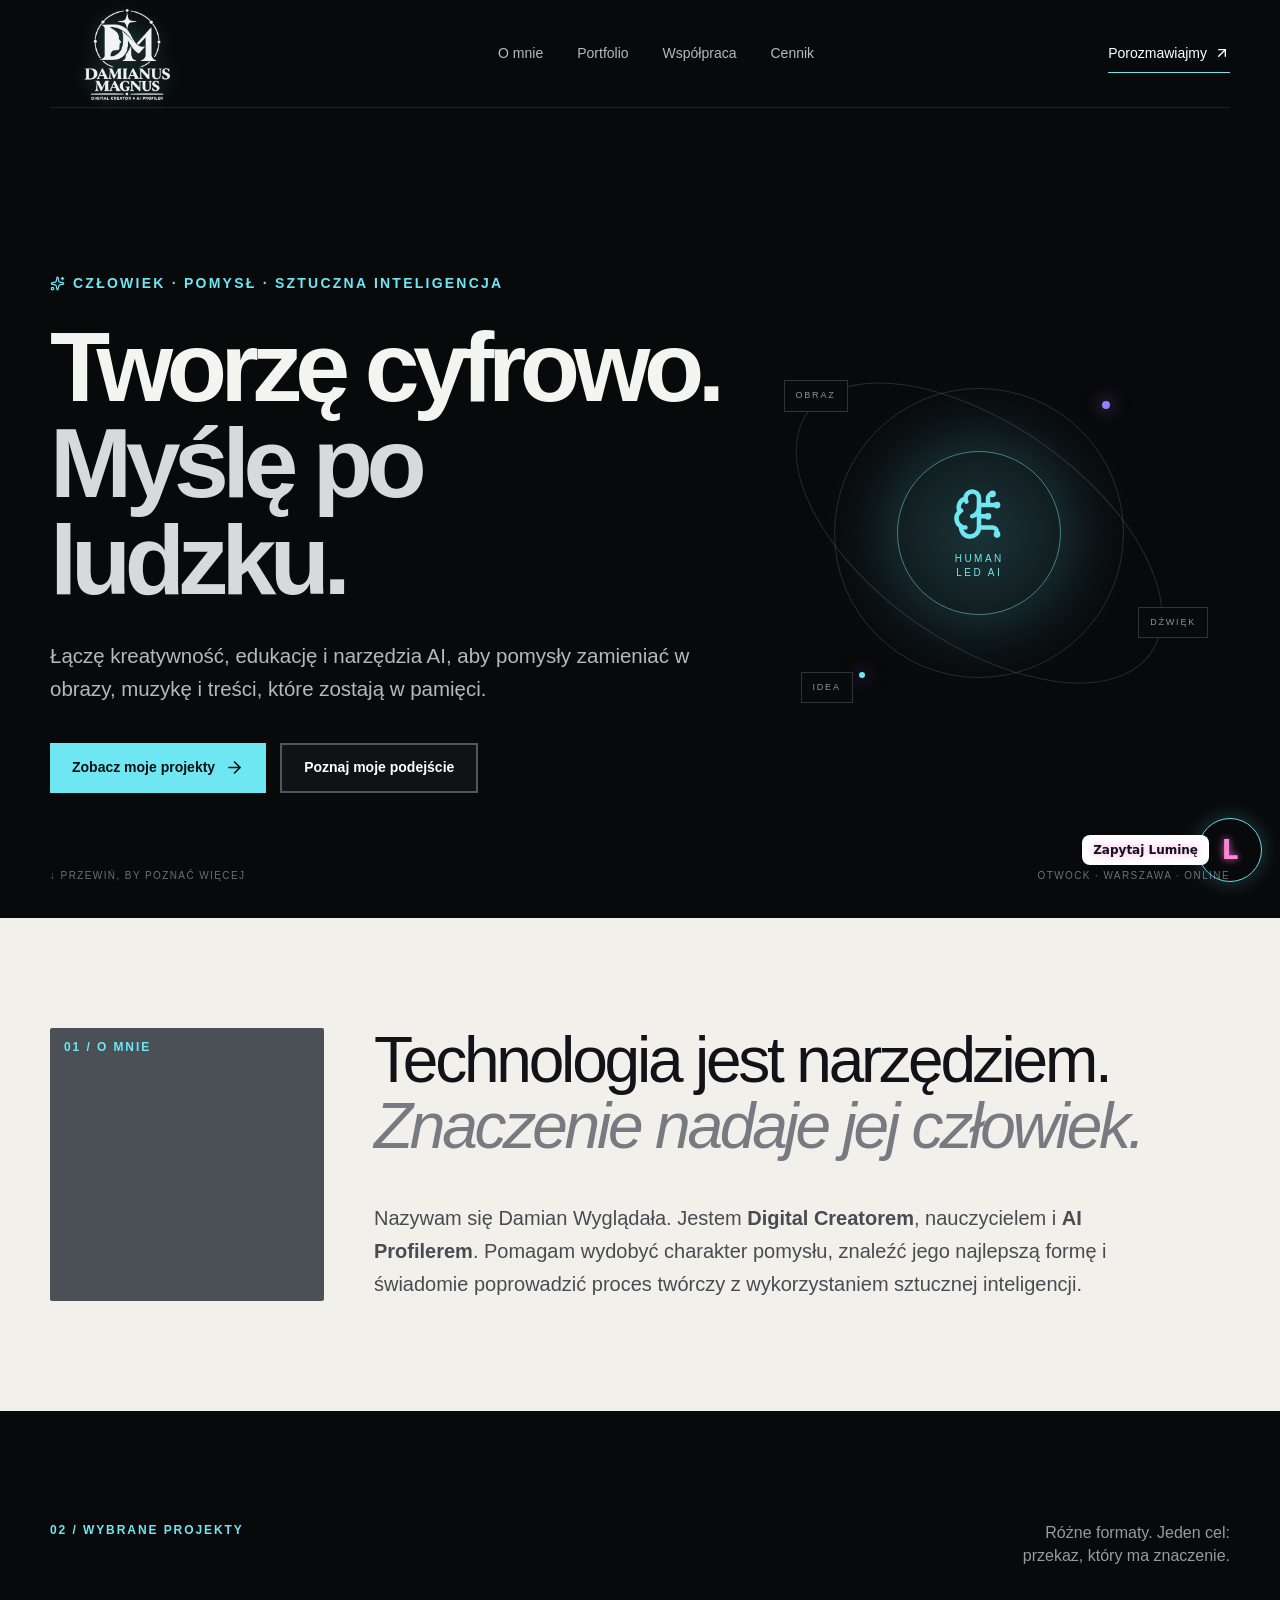
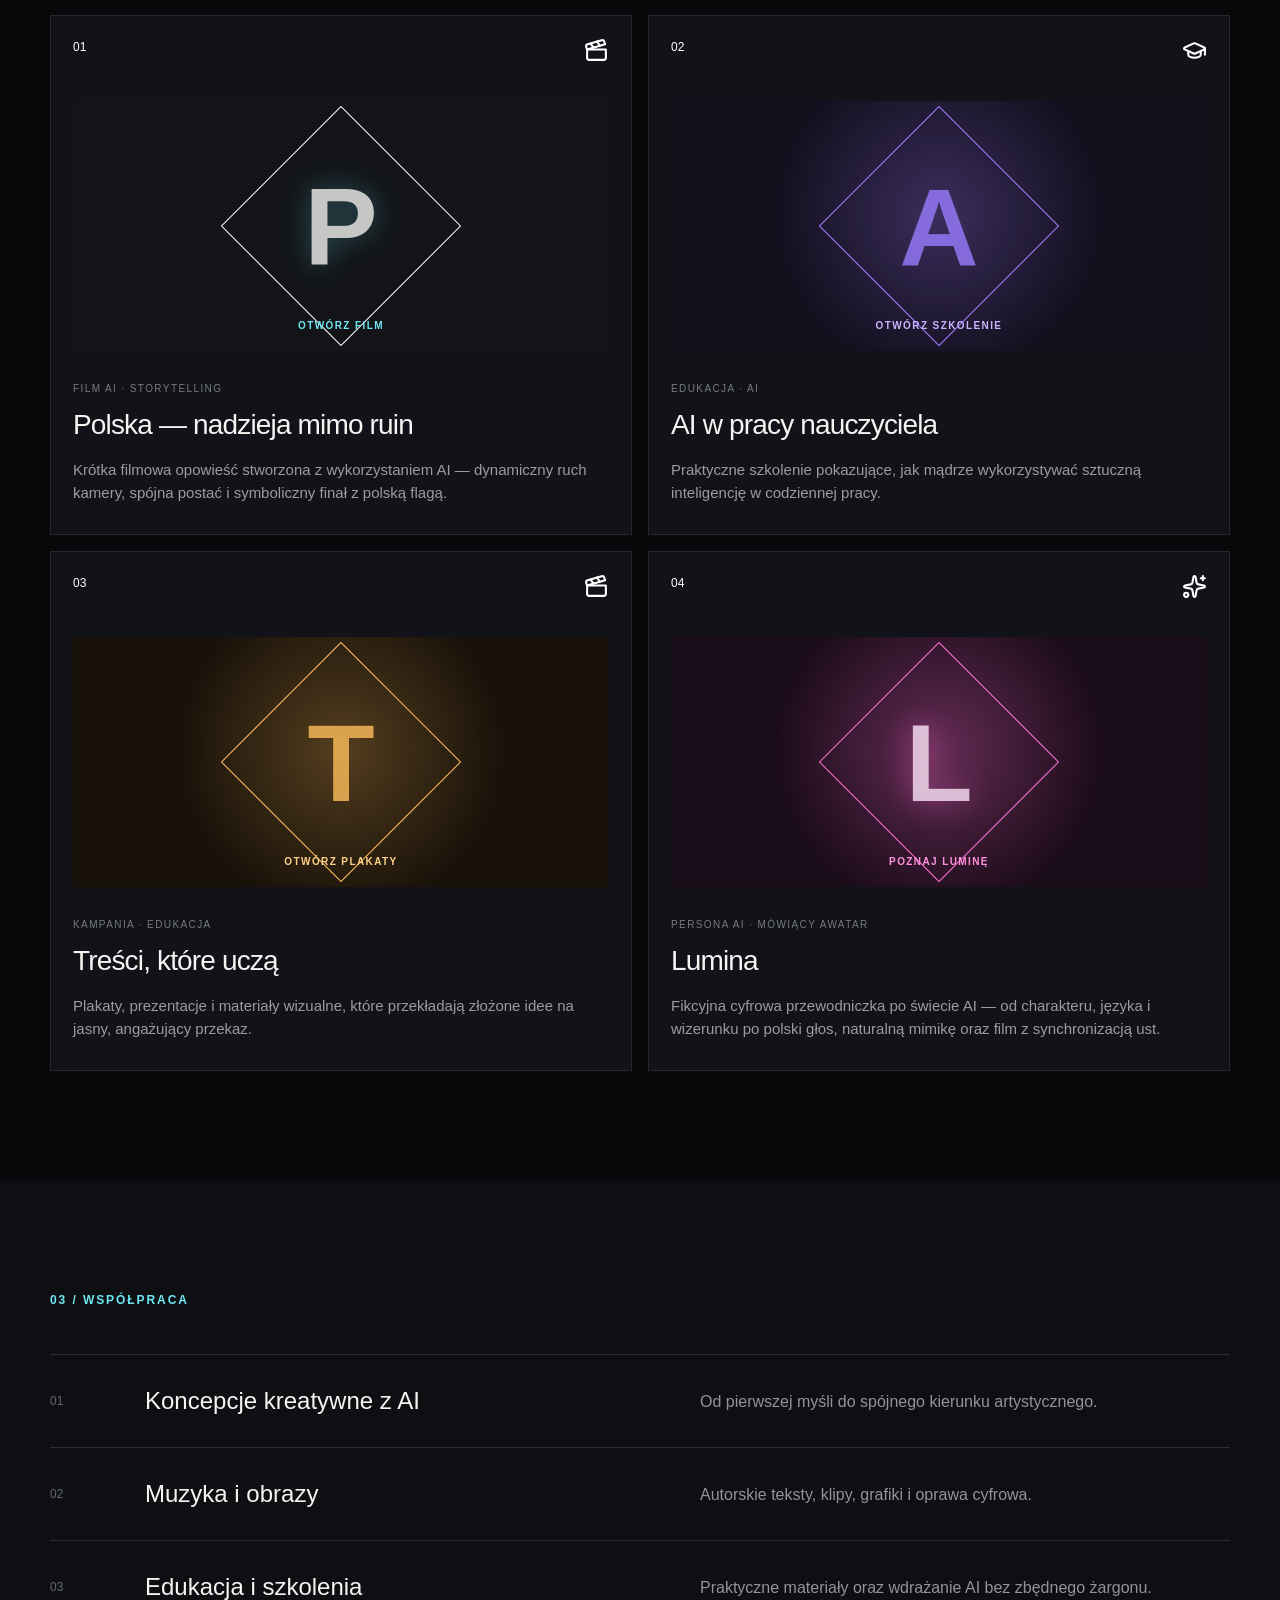
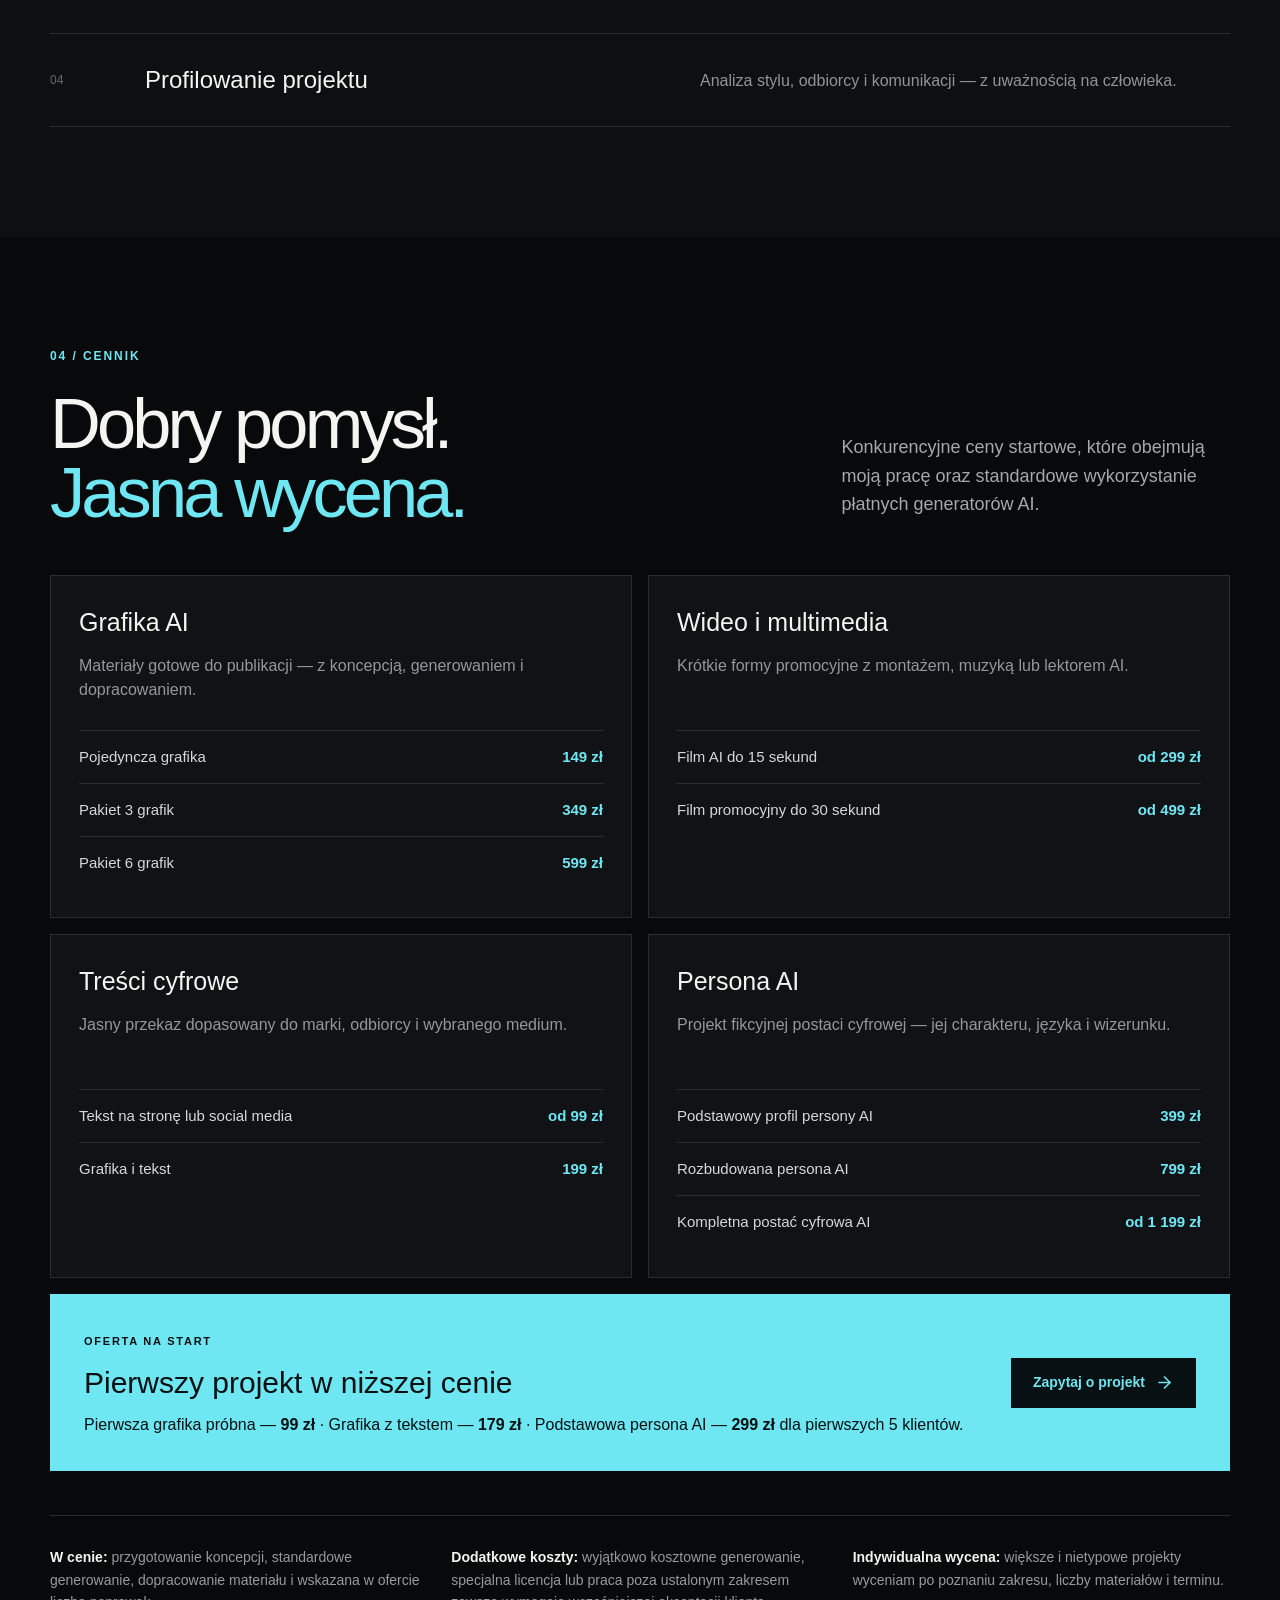
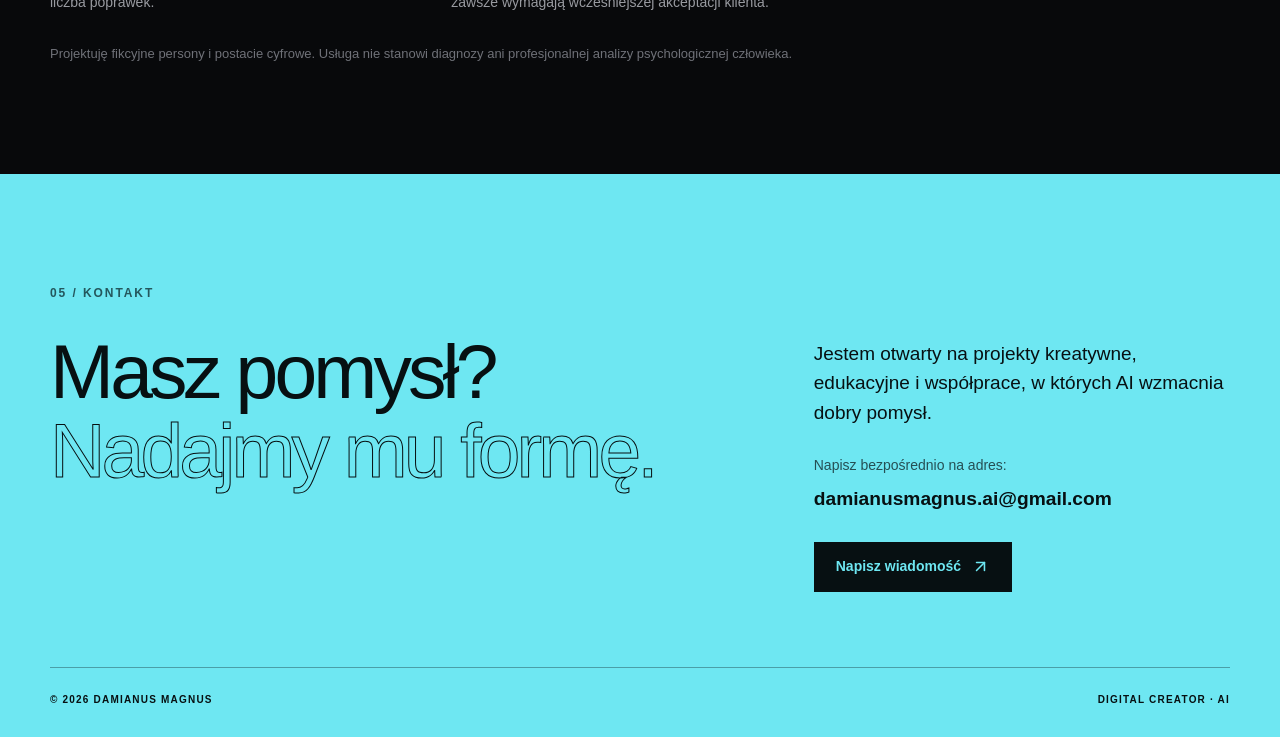
<file: index.html>
<!DOCTYPE html><html lang="pl"><head><meta charSet="utf-8"/><meta name="viewport" content="width=device-width, initial-scale=1"/><link rel="preload" as="image" href="/damianus-magnus-logo-en.png"/><link rel="stylesheet" href="/_next/static/chunks/1y26fx2zt2smo.css" data-precedence="next"/><link rel="preload" as="script" fetchPriority="low" href="/_next/static/chunks/0-tcbu1n0h8mf.js"/><script src="/_next/static/chunks/2_9usnvuba44o.js" async=""></script><script src="/_next/static/chunks/34dbfa7afjwa-.js" async=""></script><script src="/_next/static/chunks/turbopack-38q789tpyhd8x.js" async=""></script><script src="/_next/static/chunks/0-4zpttn2a9wb.js" async=""></script><script src="/_next/static/chunks/293rtlzyexjgv.js" async=""></script><title>Damianus Magnus | Digital Creator &amp; AI</title><meta name="description" content="Damian Wyglądała — grafika AI, filmy, awatary i szkolenia AI dla nauczycieli. Poznaj portfolio Damianus Magnus i ofertę współpracy. Otwock, Warszawa i online."/><link rel="shortcut icon" href="/favicon.svg"/><link rel="icon" href="/favicon.svg"/><script src="/_next/static/chunks/0cz1d0mv5g_q7.js" noModule=""></script>
<link rel="canonical" href="https://damianusmagnus.github.io/"/>
<meta name="robots" content="index, follow, max-image-preview:large"/>
<meta property="og:type" content="website"/>
<meta property="og:locale" content="pl_PL"/>
<meta property="og:site_name" content="Damianus Magnus"/>
<meta property="og:title" content="Damianus Magnus | Grafika, wideo i szkolenia AI"/>
<meta property="og:description" content="Damian Wyglądała — grafika AI, filmy, awatary i szkolenia AI dla nauczycieli. Poznaj portfolio Damianus Magnus i ofertę współpracy. Otwock, Warszawa i online."/>
<meta property="og:url" content="https://damianusmagnus.github.io/"/>
<meta property="og:image" content="https://damianusmagnus.github.io/lumina-video-poster.jpg"/>
<meta property="og:image:alt" content="Lumina — cyfrowa przewodniczka po świecie AI, projekt Damianus Magnus"/>
<meta name="twitter:card" content="summary_large_image"/>
<meta name="twitter:title" content="Damianus Magnus | Grafika, wideo i szkolenia AI"/>
<meta name="twitter:description" content="Damian Wyglądała — grafika AI, filmy, awatary i szkolenia AI dla nauczycieli. Poznaj portfolio Damianus Magnus i ofertę współpracy. Otwock, Warszawa i online."/>
<meta name="twitter:image" content="https://damianusmagnus.github.io/lumina-video-poster.jpg"/>
<script type="application/ld+json">{"@context": "https://schema.org", "@graph": [{"@type": "Person", "@id": "https://damianusmagnus.github.io/#autor", "name": "Damian Wyglądała", "alternateName": "Damianus Magnus", "url": "https://damianusmagnus.github.io/", "jobTitle": "Digital Creator i nauczyciel"}, {"@type": "WebSite", "@id": "https://damianusmagnus.github.io/#website", "url": "https://damianusmagnus.github.io/", "name": "Damianus Magnus", "alternateName": "Damianus Magnus | Digital Creator & AI", "inLanguage": "pl-PL", "publisher": {"@id": "https://damianusmagnus.github.io/#autor"}}, {"@type": "WebPage", "@id": "https://damianusmagnus.github.io/#webpage", "url": "https://damianusmagnus.github.io/", "name": "Damianus Magnus | Digital Creator & AI", "description": "Damian Wyglądała — grafika AI, filmy, awatary i szkolenia AI dla nauczycieli. Poznaj portfolio Damianus Magnus i ofertę współpracy. Otwock, Warszawa i online.", "inLanguage": "pl-PL", "isPartOf": {"@id": "https://damianusmagnus.github.io/#website"}, "about": {"@id": "https://damianusmagnus.github.io/#autor"}}]}</script>
<link rel="stylesheet" href="/lumina-chat.css?v=4"/></head><body class="antialiased"><div hidden=""><!--$--><!--/$--></div><main><nav class="nav shell" aria-label="Główna nawigacja"><a class="brand" href="#start" aria-label="Damianus Magnus — strona główna"><img alt="Damianus Magnus — Digital Creator &amp; AI" width="180" height="180" decoding="async" data-nimg="1" class="brand-logo" style="color:transparent" src="/damianus-magnus-logo-en.png"/></a><div class="nav-links"><a href="#o-mnie">O mnie</a><a href="#portfolio">Portfolio</a><a href="#wspolpraca">Współpraca</a><a href="#cennik">Cennik</a></div><a class="nav-cta" href="#kontakt">Porozmawiajmy <svg xmlns="http://www.w3.org/2000/svg" width="16" height="16" viewBox="0 0 24 24" fill="none" stroke="currentColor" stroke-width="2" stroke-linecap="round" stroke-linejoin="round" class="lucide lucide-arrow-up-right" aria-hidden="true"><path d="M7 7h10v10"></path><path d="M7 17 17 7"></path></svg></a></nav><section class="hero shell" id="start"><div class="hero-copy"><div class="eyebrow"><svg xmlns="http://www.w3.org/2000/svg" width="15" height="15" viewBox="0 0 24 24" fill="none" stroke="currentColor" stroke-width="2" stroke-linecap="round" stroke-linejoin="round" class="lucide lucide-sparkles" aria-hidden="true"><path d="M11.017 2.814a1 1 0 0 1 1.966 0l1.051 5.558a2 2 0 0 0 1.594 1.594l5.558 1.051a1 1 0 0 1 0 1.966l-5.558 1.051a2 2 0 0 0-1.594 1.594l-1.051 5.558a1 1 0 0 1-1.966 0l-1.051-5.558a2 2 0 0 0-1.594-1.594l-5.558-1.051a1 1 0 0 1 0-1.966l5.558-1.051a2 2 0 0 0 1.594-1.594z"></path><path d="M20 2v4"></path><path d="M22 4h-4"></path><circle cx="4" cy="20" r="2"></circle></svg> CZŁOWIEK · POMYSŁ · SZTUCZNA INTELIGENCJA</div><h1>Tworzę cyfrowo.<br/><span>Myślę po ludzku.</span></h1><p class="lead">Łączę kreatywność, edukację i narzędzia AI, aby pomysły zamieniać w obrazy, muzykę i treści, które zostają w pamięci.</p><div class="hero-actions"><a class="button primary" href="#portfolio">Zobacz moje projekty <svg xmlns="http://www.w3.org/2000/svg" width="19" height="19" viewBox="0 0 24 24" fill="none" stroke="currentColor" stroke-width="2" stroke-linecap="round" stroke-linejoin="round" class="lucide lucide-arrow-right" aria-hidden="true"><path d="M5 12h14"></path><path d="m12 5 7 7-7 7"></path></svg></a><a class="button ghost" href="#wspolpraca">Poznaj moje podejście</a></div></div><div class="hero-art" aria-label="Kreatywność połączona ze sztuczną inteligencją"><div class="orbit orbit-a"></div><div class="orbit orbit-b"></div><div class="signal signal-one"></div><div class="signal signal-two"></div><div class="core"><svg xmlns="http://www.w3.org/2000/svg" width="54" height="54" viewBox="0 0 24 24" fill="none" stroke="currentColor" stroke-width="2" stroke-linecap="round" stroke-linejoin="round" class="lucide lucide-brain-circuit" aria-hidden="true"><path d="M12 5a3 3 0 1 0-5.997.125 4 4 0 0 0-2.526 5.77 4 4 0 0 0 .556 6.588A4 4 0 1 0 12 18Z"></path><path d="M9 13a4.5 4.5 0 0 0 3-4"></path><path d="M6.003 5.125A3 3 0 0 0 6.401 6.5"></path><path d="M3.477 10.896a4 4 0 0 1 .585-.396"></path><path d="M6 18a4 4 0 0 1-1.967-.516"></path><path d="M12 13h4"></path><path d="M12 18h6a2 2 0 0 1 2 2v1"></path><path d="M12 8h8"></path><path d="M16 8V5a2 2 0 0 1 2-2"></path><circle cx="16" cy="13" r=".5"></circle><circle cx="18" cy="3" r=".5"></circle><circle cx="20" cy="21" r=".5"></circle><circle cx="20" cy="8" r=".5"></circle></svg><span>HUMAN<br/>LED AI</span></div><span class="float-tag tag-a">OBRAZ</span><span class="float-tag tag-b">DŹWIĘK</span><span class="float-tag tag-c">IDEA</span></div><div class="hero-foot"><span>↓ PRZEWIŃ, BY POZNAĆ WIĘCEJ</span><span>OTWOCK · WARSZAWA · ONLINE</span></div></section><section class="statement" id="o-mnie"><div class="shell statement-grid"><p class="section-label">01 / O MNIE</p><div><h2>Technologia jest narzędziem.<br/><em>Znaczenie nadaje jej człowiek.</em></h2><p>Nazywam się Damian Wyglądała. Jestem <strong>Digital Creatorem</strong>, nauczycielem i <strong>AI Profilerem</strong>. Pomagam wydobyć charakter pomysłu, znaleźć jego najlepszą formę i świadomie poprowadzić proces twórczy z wykorzystaniem sztucznej inteligencji.</p></div></div></section><section class="projects shell" id="portfolio"><div class="section-head"><p class="section-label">02 / WYBRANE PROJEKTY</p><p>Różne formaty. Jeden cel:<br/>przekaz, który ma znaczenie.</p></div><div class="project-grid"><article class="project-card poland poland-film-card"><div class="card-top"><span>01</span><svg xmlns="http://www.w3.org/2000/svg" width="25" height="25" viewBox="0 0 24 24" fill="none" stroke="currentColor" stroke-width="2" stroke-linecap="round" stroke-linejoin="round" class="lucide lucide-clapperboard" aria-hidden="true"><path d="m12.296 3.464 3.02 3.956"></path><path d="M20.2 6 3 11l-.9-2.4c-.3-1.1.3-2.2 1.3-2.5l13.5-4c1.1-.3 2.2.3 2.5 1.3z"></path><path d="M3 11h18v8a2 2 0 0 1-2 2H5a2 2 0 0 1-2-2z"></path><path d="m6.18 5.276 3.1 3.899"></path></svg></div><button class="visual poland-trigger" type="button" aria-label="Otwórz film Polska — nadzieja mimo ruin"><span aria-hidden="true">P</span><small>OTWÓRZ FILM</small></button><p class="project-type">FILM AI · STORYTELLING</p><h3>Polska — nadzieja mimo ruin</h3><p>Krótka filmowa opowieść stworzona z wykorzystaniem AI — dynamiczny ruch kamery, spójna postać i symboliczny finał z polską flagą.</p></article><article class="project-card violet training-card"><div class="card-top"><span>02</span><svg xmlns="http://www.w3.org/2000/svg" width="25" height="25" viewBox="0 0 24 24" fill="none" stroke="currentColor" stroke-width="2" stroke-linecap="round" stroke-linejoin="round" class="lucide lucide-graduation-cap" aria-hidden="true"><path d="M21.42 10.922a1 1 0 0 0-.019-1.838L12.83 5.18a2 2 0 0 0-1.66 0L2.6 9.08a1 1 0 0 0 0 1.832l8.57 3.908a2 2 0 0 0 1.66 0z"></path><path d="M22 10v6"></path><path d="M6 12.5V16a6 3 0 0 0 12 0v-3.5"></path></svg></div><button class="visual training-trigger" type="button" aria-label="Otwórz szkolenie AI w pracy nauczyciela"><span aria-hidden="true">A</span><small>OTWÓRZ SZKOLENIE</small></button><p class="project-type">EDUKACJA · AI</p><h3>AI w pracy nauczyciela</h3><p>Praktyczne szkolenie pokazujące, jak mądrze wykorzystywać sztuczną inteligencję w codziennej pracy.</p></article><article class="project-card amber poster-gallery-card"><div class="card-top"><span>03</span><svg xmlns="http://www.w3.org/2000/svg" width="25" height="25" viewBox="0 0 24 24" fill="none" stroke="currentColor" stroke-width="2" stroke-linecap="round" stroke-linejoin="round" class="lucide lucide-clapperboard" aria-hidden="true"><path d="m12.296 3.464 3.02 3.956"></path><path d="M20.2 6 3 11l-.9-2.4c-.3-1.1.3-2.2 1.3-2.5l13.5-4c1.1-.3 2.2.3 2.5 1.3z"></path><path d="M3 11h18v8a2 2 0 0 1-2 2H5a2 2 0 0 1-2-2z"></path><path d="m6.18 5.276 3.1 3.899"></path></svg></div><button class="visual poster-gallery-trigger" type="button" aria-label="Otwórz galerię plakatów edukacyjnych"><span aria-hidden="true">T</span><small>OTWÓRZ PLAKATY</small></button><p class="project-type">KAMPANIA · EDUKACJA</p><h3>Treści, które uczą</h3><p>Plakaty, prezentacje i materiały wizualne, które przekładają złożone idee na jasny, angażujący przekaz.</p></article><article class="project-card lumina lumina-modal-card"><div class="card-top"><span>04</span><svg xmlns="http://www.w3.org/2000/svg" width="25" height="25" viewBox="0 0 24 24" fill="none" stroke="currentColor" stroke-width="2" stroke-linecap="round" stroke-linejoin="round" class="lucide lucide-sparkles" aria-hidden="true"><path d="M11.017 2.814a1 1 0 0 1 1.966 0l1.051 5.558a2 2 0 0 0 1.594 1.594l5.558 1.051a1 1 0 0 1 0 1.966l-5.558 1.051a2 2 0 0 0-1.594 1.594l-1.051 5.558a1 1 0 0 1-1.966 0l-1.051-5.558a2 2 0 0 0-1.594-1.594l-5.558-1.051a1 1 0 0 1 0-1.966l5.558-1.051a2 2 0 0 0 1.594-1.594z"></path><path d="M20 2v4"></path><path d="M22 4h-4"></path><circle cx="4" cy="20" r="2"></circle></svg></div><button class="visual lumina-trigger" type="button" aria-label="Otwórz film z Luminą"><span aria-hidden="true">L</span><small>POZNAJ LUMINĘ</small></button><p class="project-type">PERSONA AI · MÓWIĄCY AWATAR</p><h3>Lumina</h3><p>Fikcyjna cyfrowa przewodniczka po świecie AI — od charakteru, języka i wizerunku po polski głos, naturalną mimikę oraz film z synchronizacją ust.</p></article></div></section><section class="services" id="wspolpraca"><div class="shell"><p class="section-label">03 / WSPÓŁPRACA</p><div class="service-row"><span>01</span><h3>Koncepcje kreatywne z AI</h3><p>Od pierwszej myśli do spójnego kierunku artystycznego.</p></div><div class="service-row"><span>02</span><h3>Muzyka i obrazy</h3><p>Autorskie teksty, klipy, grafiki i oprawa cyfrowa.</p></div><div class="service-row"><span>03</span><h3>Edukacja i szkolenia</h3><p>Praktyczne materiały oraz wdrażanie AI bez zbędnego żargonu.</p></div><div class="service-row"><span>04</span><h3>Profilowanie projektu</h3><p>Analiza stylu, odbiorcy i komunikacji — z uważnością na człowieka.</p></div></div></section><section class="pricing shell" id="cennik"><div class="pricing-head"><div><p class="section-label">04 / CENNIK</p><h2>Dobry pomysł.<br/><span>Jasna wycena.</span></h2></div><p>Konkurencyjne ceny startowe, które obejmują moją pracę oraz standardowe wykorzystanie płatnych generatorów AI.</p></div><div class="pricing-grid"><article class="price-card"><h3>Grafika AI</h3><p>Materiały gotowe do publikacji — z koncepcją, generowaniem i dopracowaniem.</p><div><div class="price-row"><span>Pojedyncza grafika</span><strong>149 zł</strong></div><div class="price-row"><span>Pakiet 3 grafik</span><strong>349 zł</strong></div><div class="price-row"><span>Pakiet 6 grafik</span><strong>599 zł</strong></div></div></article><article class="price-card"><h3>Wideo i multimedia</h3><p>Krótkie formy promocyjne z montażem, muzyką lub lektorem AI.</p><div><div class="price-row"><span>Film AI do 15 sekund</span><strong>od 299 zł</strong></div><div class="price-row"><span>Film promocyjny do 30 sekund</span><strong>od 499 zł</strong></div></div></article><article class="price-card"><h3>Treści cyfrowe</h3><p>Jasny przekaz dopasowany do marki, odbiorcy i wybranego medium.</p><div><div class="price-row"><span>Tekst na stronę lub social media</span><strong>od 99 zł</strong></div><div class="price-row"><span>Grafika i tekst</span><strong>199 zł</strong></div></div></article><article class="price-card"><h3>Persona AI</h3><p>Projekt fikcyjnej postaci cyfrowej — jej charakteru, języka i wizerunku.</p><div><div class="price-row"><span>Podstawowy profil persony AI</span><strong>399 zł</strong></div><div class="price-row"><span>Rozbudowana persona AI</span><strong>799 zł</strong></div><div class="price-row"><span>Kompletna postać cyfrowa AI</span><strong>od 1 199 zł</strong></div></div></article></div><div class="starter-offer"><div><span class="offer-kicker">OFERTA NA START</span><h3>Pierwszy projekt w niższej cenie</h3><p>Pierwsza grafika próbna — <strong>99 zł</strong> · Grafika z tekstem — <strong>179 zł</strong> · Podstawowa persona AI — <strong>299 zł</strong> dla pierwszych 5 klientów.</p></div><a class="button primary" href="#kontakt">Zapytaj o projekt <svg xmlns="http://www.w3.org/2000/svg" width="19" height="19" viewBox="0 0 24 24" fill="none" stroke="currentColor" stroke-width="2" stroke-linecap="round" stroke-linejoin="round" class="lucide lucide-arrow-right" aria-hidden="true"><path d="M5 12h14"></path><path d="m12 5 7 7-7 7"></path></svg></a></div><div class="pricing-notes"><p><strong>W cenie:</strong> przygotowanie koncepcji, standardowe generowanie, dopracowanie materiału i wskazana w ofercie liczba poprawek.</p><p><strong>Dodatkowe koszty:</strong> wyjątkowo kosztowne generowanie, specjalna licencja lub praca poza ustalonym zakresem zawsze wymagają wcześniejszej akceptacji klienta.</p><p><strong>Indywidualna wycena:</strong> większe i nietypowe projekty wyceniam po poznaniu zakresu, liczby materiałów i terminu.</p></div><p class="pricing-disclaimer">Projektuję fikcyjne persony i postacie cyfrowe. Usługa nie stanowi diagnozy ani profesjonalnej analizy psychologicznej człowieka.</p></section><footer id="kontakt"><div class="shell footer-grid"><div><p class="section-label">05 / KONTAKT</p><h2>Masz pomysł?<br/><span>Nadajmy mu formę.</span></h2></div><div class="contact-box"><p>Jestem otwarty na projekty kreatywne, edukacyjne i współprace, w których AI wzmacnia dobry pomysł.</p><p class="contact-note">Napisz bezpośrednio na adres:</p><a class="contact-email" href="mailto:damianusmagnus.ai@gmail.com">damianusmagnus.ai@gmail.com</a><a class="button primary" href="mailto:damianusmagnus.ai@gmail.com?subject=Zapytanie%20o%20wsp%C3%B3%C5%82prac%C4%99">Napisz wiadomość <svg xmlns="http://www.w3.org/2000/svg" width="19" height="19" viewBox="0 0 24 24" fill="none" stroke="currentColor" stroke-width="2" stroke-linecap="round" stroke-linejoin="round" class="lucide lucide-arrow-up-right" aria-hidden="true"><path d="M7 7h10v10"></path><path d="M7 17 17 7"></path></svg></a></div></div><div class="shell copyright"><span>© 2026 DAMIANUS MAGNUS</span><span>DIGITAL CREATOR · AI</span></div></footer></main><!--$--><!--/$--><script src="/_next/static/chunks/0-tcbu1n0h8mf.js" id="_R_" async=""></script><script>(self.__next_f=self.__next_f||[]).push([0])</script><script>self.__next_f.push([1,"1:\"$Sreact.fragment\"\n2:I[96726,[\"/_next/static/chunks/0-4zpttn2a9wb.js\"],\"default\"]\n3:I[15914,[\"/_next/static/chunks/0-4zpttn2a9wb.js\"],\"default\"]\n4:I[12007,[\"/_next/static/chunks/0-4zpttn2a9wb.js\",\"/_next/static/chunks/293rtlzyexjgv.js\"],\"Image\"]\n5:I[53382,[\"/_next/static/chunks/0-4zpttn2a9wb.js\",\"/_next/static/chunks/293rtlzyexjgv.js\"],\"default\"]\n13:I[47276,[\"/_next/static/chunks/0-4zpttn2a9wb.js\"],\"default\",1]\n:HL[\"/_next/static/chunks/1y26fx2zt2smo.css\",\"style\"]\n0:{\"P\":null,\"c\":[\"\",\"\"],\"q\":\"\",\"i\":false,\"f\":[[[\"\",{\"children\":[\"__PAGE__\",{},\"$undefined\",\"$undefined\",4608]},\"$undefined\",\"$undefined\",4624],[[\"$\",\"$1\",\"c\",{\"children\":[[[\"$\",\"link\",\"0\",{\"rel\":\"stylesheet\",\"href\":\"/_next/static/chunks/1y26fx2zt2smo.css\",\"precedence\":\"next\",\"crossOrigin\":\"$undefined\",\"nonce\":\"$undefined\"}],[\"$\",\"script\",\"script-0\",{\"src\":\"/_next/static/chunks/0-4zpttn2a9wb.js\",\"async\":true,\"nonce\":\"$undefined\"}]],[\"$\",\"html\",null,{\"lang\":\"pl\",\"children\":[\"$\",\"body\",null,{\"className\":\"antialiased\",\"children\":[\"$\",\"$L2\",null,{\"parallelRouterKey\":\"children\",\"error\":\"$undefined\",\"errorStyles\":\"$undefined\",\"errorScripts\":\"$undefined\",\"template\":[\"$\",\"$L3\",null,{}],\"templateStyles\":\"$undefined\",\"templateScripts\":\"$undefined\",\"notFound\":[[[\"$\",\"title\",null,{\"children\":\"404: This page could not be found.\"}],[\"$\",\"div\",null,{\"style\":{\"fontFamily\":\"system-ui,\\\"Segoe UI\\\",Roboto,Helvetica,Arial,sans-serif,\\\"Apple Color Emoji\\\",\\\"Segoe UI Emoji\\\"\",\"height\":\"100vh\",\"textAlign\":\"center\",\"display\":\"flex\",\"flexDirection\":\"column\",\"alignItems\":\"center\",\"justifyContent\":\"center\"},\"children\":[\"$\",\"div\",null,{\"children\":[[\"$\",\"style\",null,{\"dangerouslySetInnerHTML\":{\"__html\":\"body{color:#000;background:#fff;margin:0}.next-error-h1{border-right:1px solid rgba(0,0,0,.3)}@media (prefers-color-scheme:dark){body{color:#fff;background:#000}.next-error-h1{border-right:1px solid rgba(255,255,255,.3)}}\"}}],[\"$\",\"h1\",null,{\"className\":\"next-error-h1\",\"style\":{\"display\":\"inline-block\",\"margin\":\"0 20px 0 0\",\"padding\":\"0 23px 0 0\",\"fontSize\":24,\"fontWeight\":500,\"verticalAlign\":\"top\",\"lineHeight\":\"49px\"},\"children\":404}],[\"$\",\"div\",null,{\"style\":{\"display\":\"inline-block\"},\"children\":[\"$\",\"h2\",null,{\"style\":{\"fontSize\":14,\"fontWeight\":400,\"lineHeight\":\"49px\",\"margin\":0},\"children\":\"This page could not be found.\"}]}]]}]}]],[]],\"forbidden\":\"$undefined\",\"unauthorized\":\"$undefined\"}]}]}]]}],{\"children\":[[\"$\",\"$1\",\"c\",{\"children\":[[\"$\",\"main\",null,{\"children\":[[\"$\",\"nav\",null,{\"className\":\"nav shell\",\"aria-label\":\"Główna nawigacja\",\"children\":[[\"$\",\"a\",null,{\"className\":\"brand\",\"href\":\"#start\",\"aria-label\":\"Damianus Magnus — strona główna\",\"children\":[\"$\",\"$L4\",null,{\"className\":\"brand-logo\",\"src\":\"/damianus-magnus-logo-en.png\",\"alt\":\"Damianus Magnus — Digital Creator \u0026 AI\",\"width\":180,\"height\":180,\"priority\":true}]}],[\"$\",\"div\",null,{\"className\":\"nav-links\",\"children\":[[\"$\",\"a\",null,{\"href\":\"#o-mnie\",\"children\":\"O mnie\"}],[\"$\",\"a\",null,{\"href\":\"#portfolio\",\"children\":\"Portfolio\"}],[\"$\",\"a\",null,{\"href\":\"#wspolpraca\",\"children\":\"Współpraca\"}],[\"$\",\"a\",null,{\"href\":\"#cennik\",\"children\":\"Cennik\"}]]}],[\"$\",\"a\",null,{\"className\":\"nav-cta\",\"href\":\"#kontakt\",\"children\":[\"Porozmawiajmy \",[\"$\",\"$L5\",null,{\"ref\":\"$undefined\",\"iconNode\":[[\"path\",{\"d\":\"M7 7h10v10\",\"key\":\"1tivn9\"}],[\"path\",{\"d\":\"M7 17 17 7\",\"key\":\"1vkiza\"}]],\"className\":\"lucide-arrow-up-right\",\"size\":16}]]}]]}],[\"$\",\"section\",null,{\"className\":\"hero shell\",\"id\":\"start\",\"children\":[[\"$\",\"div\",null,{\"className\":\"hero-copy\",\"children\":[[\"$\",\"div\",null,{\"className\":\"eyebrow\",\"children\":[[\"$\",\"$L5\",null,{\"ref\":\"$undefined\",\"iconNode\":[[\"path\",{\"d\":\"M11.017 2.814a1 1 0 0 1 1.966 0l1.051 5.558a2 2 0 0 0 1.594 1.594l5.558 1.051a1 1 0 0 1 0 1.966l-5.558 1.051a2 2 0 0 0-1.594 1.594l-1.051 5.558a1 1 0 0 1-1.966 0l-1.051-5.558a2 2 0 0 0-1.594-1.594l-5.558-1.051a1 1 0 0 1 0-1.966l5.558-1.051a2 2 0 0 0 1.594-1.594z\",\"key\":\"1s2grr\"}],[\"path\",{\"d\":\"M20 2v4\",\"key\":\"1rf3ol\"}],[\"path\",{\"d\":\"M22 4h-4\",\"key\":\"gwowj6\"}],[\"circle\",{\"cx\":\"4\",\"cy\":\"20\",\"r\":\"2\",\"key\":\"6kqj1y\"}]],\"className\":\"lucide-sparkles\",\"size\":15}],\" CZŁOWIEK · POMYSŁ · SZTUCZNA INTELIGENCJA\"]}],[\"$\",\"h1\",null,{\"children\":[\"Tworzę cyfrowo.\",[\"$\",\"br\",null,{}],[\"$\",\"span\",null,{\"children\":\"Myślę po ludzku.\"}]]}],[\"$\",\"p\",null,{\"className\":\"lead\",\"children\":\"Łączę kreatywność, edukację i narzędzia AI, aby pomysły zamieniać w obrazy, muzykę i treści, które zostają w pamięci.\"}],[\"$\",\"div\",null,{\"className\":\"hero-actions\",\"children\":[[\"$\",\"a\",null,{\"className\":\"button primary\",\"href\":\"#portfolio\",\"children\":[\"Zobacz moje projekty \",[\"$\",\"$L5\",null,{\"ref\":\"$undefined\",\"iconNode\":[[\"path\",{\"d\":\"M5 12h14\",\"key\":\"1ays0h\"}],[\"path\",{\"d\":\"m12 5 7 7-7 7\",\"key\":\"xquz4c\"}]],\"className\":\"lucide-arrow-right\",\"size\":19}]]}],[\"$\",\"a\",null,{\"className\":\"button ghost\",\"href\":\"#wspolpraca\",\"children\":\"Poznaj moje podejście\"}]]}]]}],[\"$\",\"div\",null,{\"className\":\"hero-art\",\"aria-label\":\"Kreatywność połączona ze sztuczną inteligencją\",\"children\":[[\"$\",\"div\",null,{\"className\":\"orbit orbit-a\"}],[\"$\",\"div\",null,{\"className\":\"orbit orbit-b\"}],[\"$\",\"div\",null,{\"className\":\"signal signal-one\"}],[\"$\",\"div\",null,{\"className\":\"signal signal-two\"}],[\"$\",\"div\",null,{\"className\":\"core\",\"children\":[[\"$\",\"$L5\",null,{\"ref\":\"$undefined\",\"iconNode\":[[\"path\",{\"d\":\"M12 5a3 3 0 1 0-5.997.125 4 4 0 0 0-2.526 5.77 4 4 0 0 0 .556 6.588A4 4 0 1 0 12 18Z\",\"key\":\"l5xja\"}],[\"path\",{\"d\":\"M9 13a4.5 4.5 0 0 0 3-4\",\"key\":\"10igwf\"}],[\"path\",{\"d\":\"M6.003 5.125A3 3 0 0 0 6.401 6.5\",\"key\":\"105sqy\"}],[\"path\",{\"d\":\"M3.477 10.896a4 4 0 0 1 .585-.396\",\"key\":\"ql3yin\"}],[\"path\",{\"d\":\"M6 18a4 4 0 0 1-1.967-.516\",\"key\":\"2e4loj\"}],[\"path\",{\"d\":\"M12 13h4\",\"key\":\"1ku699\"}],[\"path\",{\"d\":\"M12 18h6a2 2 0 0 1 2 2v1\",\"key\":\"105ag5\"}],[\"path\",{\"d\":\"M12 8h8\",\"key\":\"1lhi5i\"}],[\"path\",{\"d\":\"M16 8V5a2 2 0 0 1 2-2\",\"key\":\"u6izg6\"}],[\"circle\",{\"cx\":\"16\",\"cy\":\"13\",\"r\":\".5\",\"key\":\"ry7gng\"}],[\"circle\",{\"cx\":\"18\",\"cy\":\"3\",\"r\":\".5\",\"key\":\"1aiba7\"}],[\"circle\",{\"cx\":\"20\",\"cy\":\"21\",\"r\":\".5\",\"key\":\"yhc1fs\"}],[\"circle\",{\"cx\":\"20\",\"cy\":\"8\",\"r\":\".5\",\"key\":\"1e43v0\"}]],\"className\":\"lucide-brain-circuit\",\"size\":54}],\"$L6\"]}],\"$L7\",\"$L8\",\"$L9\"]}],\"$La\"]}],\"$Lb\",\"$Lc\",\"$Ld\",\"$Le\",\"$Lf\"]}],[\"$L10\"],\"$L11\"]}],{},null,false,null]},null,false,null],\"$L12\",false]],\"m\":\"$undefined\",\"G\":[\"$13\",[\"$L14\"]],\"S\":true,\"h\":null,\"r\":\"$undefined\",\"s\":\"$undefined\",\"a\":\"$undefined\",\"l\":\"$undefined\",\"p\":\"$undefined\",\"d\":\"$undefined\",\"b\":\"QSBd6uk6fhMNOCzESPxW_\"}\n15:I[23837,[\"/_next/static/chunks/0-4zpttn2a9wb.js\",\"/_next/static/chunks/293rtlzyexjgv.js\"],\"default\"]\n16:I[88061,[\"/_next/static/chunks/0-4zpttn2a9wb.js\",\"/_next/static/chunks/293rtlzyexjgv.js\"],\"default\"]\n17:I[29272,[\"/_next/static/chunks/0-4zpttn2a9wb.js\",\"/_next/static/chunks/293rtlzyexjgv.js\"],\"default\"]\n18:I[21245,[\"/_next/static/chunks/0-4zpttn2a9wb.js\",\"/_next/static/chunks/293rtlzyexjgv.js\"],\"default\"]\n1a:I[52800,[\"/_next/static/chunks/0-4zpttn2a9wb.js\"],\"OutletBoundary\"]\n1b:\"$Sreact.suspense\"\n1d:I[52800,[\"/_next/static/chunks/0-4zpttn2a9wb.js\"],\"ViewportBoundary\"]\n1f:I[52800,[\"/_next/static/chunks/0-4zpttn2a9wb.js\"],\"MetadataBoundary\"]\n6:[\"$\",\"span\",null,{\"children\":[\"HUMAN\",[\"$\",\"br\",null,{}],\"LED AI\"]}]\n7:[\"$\",\"span\",null,{\"className\":\"float-tag tag-a\",\"children\":\"OBRAZ\"}]\n8:[\"$\",\"span\",null,{\"className\":\"float-tag tag-b\",\"children\":\"DŹWIĘK\"}]\n9:[\"$\",\"span\",null,{\"className\":\"float-tag tag-c\",\"children\":\"IDEA\"}]\na:[\"$\",\"div\",null,{\"className\":\"hero-foot\",\"children\":[[\"$\",\"span\",null,{\"children\":\"↓ PRZEWIŃ, BY POZNAĆ WIĘCEJ\"}],[\"$\",\"span\",null,{\"children\":\"OTWOCK · WARSZAWA · ONLINE\"}]]}]\nb:[\"$\",\"section\",null,{\"className\":\"statement\",\"id\":\"o-mnie\",\"children\":[\"$\",\"div\",null,{\"className\":\"shell statement-grid\",\"children\":[[\"$\",\"p\",null,{\"className\":\"section-label\",\"children\":\"01 / O MNIE\"}],[\"$\",\"div\",null,{\"children\":[[\"$\",\"h2\",null,{\"children\":[\"Technologia jest narzędziem.\",[\"$\",\"br\",null,{}],[\"$\",\"em\",null,{\"children\":\"Znaczenie nadaje jej człowiek.\"}]]}],[\"$\",\"p\",null,{\"children\":[\"Nazywam się Damian Wyglądała. Jestem \",[\"$\",\"strong\",null,{\"children\":\"Digital Creatorem\"}],\", nauczycielem i \",[\"$\",\"strong\",null,{\"children\":\"AI Profilerem\"}],\". Pomagam wydobyć charakter pomysłu, znaleźć jego najlepszą formę i świadomie poprowadzić proces twórczy z wykorzystaniem sztucznej inteligencji.\"]}]]}]]}]}]\nc:[\"$\",\"section\",null,{\"className\":\"projects shell\",\"id\":\"portfolio\",\"children\":[[\"$\",\"div\",null,{\"className\":\"section-head\",\"children\":[[\"$\",\"p\",null,{\"className\":\"section-label\",\"children\":\"02 / WYBRANE PROJEKTY\"}],[\"$\",\"p\",null,{\"children\":[\"Różne formaty. Jeden cel:\",[\"$\",\"br\",null,{}],\"przekaz, który ma znaczenie.\"]}]]}],[\"$\",\"div\",null,{\"className\":\"project-grid\",\"children\":[[\"$\",\"$L15\",\"Polska — nadzieja mimo ruin\",{}],[\"$\",\"$L16\",\"AI w pracy nauczyciela\",{}],[\"$\",\"$L17\",\"Treści, które uczą\",{}],[\"$\",\"$L18\",\"Lumina\",{}]]}]]}]\nd:[\"$\",\"section\",null,{\"className\":\"services\",\"id\":\"wspolpraca\",\"children\":[\"$\",\"div\",null,{\"className\":\"shell\",\"children\":[[\"$\",\"p\",null,{\"className\":\"section-label\",\"children\":\"03 / WSPÓŁPRACA\"}],[\"$\",\"div\",null,{\"className\":\"service-row\",\"children\":[[\"$\",\"span\",null,{\"children\":\"01\"}],[\"$\",\"h3\",null,{\"children\":\"Koncepcje kreatywne z AI\"}],[\"$\",\"p\",null,{\"children\":\"Od pierwszej myśli do spójnego kierunku artystycznego.\"}]]}],[\"$\",\"div\",null,{\"className\":\"service-row\",\"children\":[[\"$\",\"span\",null,{\"children\":\"02\"}],[\"$\",\"h3\",null,{\"children\":\"Muzyka i obrazy\"}],[\"$\",\"p\",null,{\"children\":\"Autorskie teksty, klipy, grafiki i oprawa cyfrowa.\"}]]}],[\"$\",\"div\",null,{\"className\":\"service-row\",\"children\":[[\"$\",\"span\",null,{\"children\":\"03\"}],[\"$\",\"h3\",null,{\"children\":\"Edukacja i szkolenia\"}],[\"$\",\"p\",null,{\"children\":\"Praktyczne materiały oraz wdrażanie AI bez zbędnego żargonu.\"}]]}],[\"$\",\"div\",null,{\"className\":\"service-row\",\"children\":[[\"$\",\"span\",null,{\"children\":\"04\"}],[\"$\",\"h3\",null,{\"children\":\"Profilowanie projektu\"}],[\"$\",\"p\",null,{\"children\":\"Analiza stylu, odbiorcy i komunikacji — z uważnością na człowieka.\"}]]}]]}]}]\ne:[\"$\",\"section\",null,{\"className\":\"pricing shell\",\"id\":\"cennik\",\"children\":[[\"$\",\"div\",null,{\"className\":\"pricing-head\",\"children\":[[\"$\",\"div\",null,{\"children\":[[\"$\",\"p\",null,{\"className\":\"section-label\",\"children\":\"04 / CENNIK\"}],[\"$\",\"h2\",null,{\"children\":[\"Dobry pomysł.\",[\"$\",\"br\",null,{}],[\"$\",\"span\",null,{\"children\":\"Jasna wycena.\"}]]}]]}],[\"$\",\"p\",null,{\"children\":\"Konkurencyjne ceny startowe, które obejmują moją pracę oraz standardowe wykorzystanie płatnych generatorów AI.\"}]]}],[\"$\",\"div\",null,{\"className\":\"pricing-grid\",\"children\":[[\"$\",\"article\",\"Grafika AI\",{\"className\":\"price-card\",\"children\":[[\"$\",\"h3\",null,{\"children\":\"Grafika AI\"}],[\"$\",\"p\",null,{\"children\":\"Materiały gotowe do publikacji — z koncepcją, generowaniem i dopracowaniem.\"}],[\"$\",\"div\",null,{\"children\":[[\"$\",\"div\",\"Pojedyncza grafika\",{\"className\":\"price-row\",\"children\":[[\"$\",\"span\",null,{\"children\":\"Pojedyncza grafika\"}],[\"$\",\"strong\",null,{\"children\":\"149 zł\"}]]}],[\"$\",\"div\",\"Pakiet 3 grafik\",{\"className\":\"price-row\",\"children\":[[\"$\",\"span\",null,{\"children\":\"Pakiet 3 grafik\"}],[\"$\",\"strong\",null,{\"children\":\"349 zł\"}]]}],[\"$\",\"div\",\"Pakiet 6 grafik\",{\"className\":\"price-row\",\"children\":[[\"$\",\"span\",null,{\"children\":\"Pakiet 6 grafik\"}],[\"$\",\"strong\",null,{\"children\":\"599 zł\"}]]}]]}]]}],[\"$\",\"article\",\"Wideo i multimedia\",{\"className\":\"price-card\",\"children\":[[\"$\",\"h3\",null,{\"children\":\"Wideo i multimedia\"}],[\"$\",\"p\",null,{\"children\":\"Krótkie formy promocyjne z montażem, muzyką lub lektorem AI.\"}],[\"$\",\"div\",null,{\"children\":[[\"$\",\"div\",\"Film AI do 15 sekund\",{\"className\":\"price-row\",\"children\":[[\"$\",\"span\",null,{\"children\":\"Film AI do 15 sekund\"}],[\"$\",\"strong\",null,{\"children\":\"od 299 zł\"}]]}],[\"$\",\"div\",\"Film promocyjny do 30 sekund\",{\"className\":\"price-row\",\"children\":[[\"$\",\"span\",null,{\"children\":\"Film promocyjny do 30 sekund\"}],[\"$\",\"strong\",null,{\"children\":\"od 499 zł\"}]]}]]}]]}],[\"$\",\"article\",\"Treści cyfrowe\",{\"className\":\"price-card\",\"children\":[[\"$\",\"h3\",null,{\"children\":\"Treści cyfrowe\"}],[\"$\",\"p\",null,{\"children\":\"Jasny przekaz dopasowany do marki, odbiorcy i wybranego medium.\"}],[\"$\",\"div\",null,{\"children\":[[\"$\",\"div\",\"Tekst na stronę lub social media\",{\"className\":\"price-row\",\"children\":[[\"$\",\"span\",null,{\"children\":\"Tekst na stronę lub social media\"}],[\"$\",\"strong\",null,{\"children\":\"od 99 zł\"}]]}],[\"$\",\"div\",\"Grafika i tekst\",{\"className\":\"price-row\",\"children\":[[\"$\",\"span\",null,{\"children\":\"Grafika i tekst\"}],[\"$\",\"strong\",null,{\"children\":\"199 zł\"}]]}]]}]]}],[\"$\",\"article\",\"Persona AI\",{\"className\":\"price-card\",\"children\":[[\"$\",\"h3\",null,{\"children\":\"Persona AI\"}],[\"$\",\"p\",null,{\"children\":\"Projekt fikcyjnej postaci cyfrowej — jej charakteru, języka i wizerunku.\"}],[\"$\",\"div\",null,{\"children\":[[\"$\",\"div\",\"Podstawowy profil persony AI\",{\"className\":\"price-row\",\"children\":[[\"$\",\"span\",null,{\"children\":\"Podstawowy profil persony AI\"}],[\"$\",\"strong\",null,{\"children\":\"399 zł\"}]]}],[\"$\",\"div\",\"Rozbudowana persona AI\",{\"className\":\"price-row\",\"children\":[[\"$\",\"span\",null,{\"children\":\"Rozbudowana persona AI\"}],[\"$\",\"strong\",null,{\"children\":\"799 zł\"}]]}],[\"$\",\"div\",\"Kompletna postać cyfrowa AI\",{\"className\":\"price-row\",\"children\":[[\"$\",\"span\",null,{\"children\":\"Kompletna postać cyfrowa AI\"}],[\"$\",\"strong\",null,{\"children\":\"od 1 199 zł\"}]]}]]}]]}]]}],[\"$\",\"div\",null,{\"className\":\"starter-offer\",\"children\":[[\"$\",\"div\",null,{\"children\":[[\"$\",\"span\",null,{\"className\":\"offer-kicker\",\"children\":\"OFERTA NA START\"}],[\"$\",\"h3\",null,{\"children\":\"Pierwszy projekt w niższej cenie\"}],[\"$\",\"p\",null,{\"children\":[\"Pierwsza grafika próbna — \",[\"$\",\"strong\",null,{\"children\":\"99 zł\"}],\" · Grafika z tekstem — \",[\"$\",\"strong\",null,{\"children\":\"179 zł\"}],\" · Podstawowa persona AI — \",[\"$\",\"strong\",null,{\"children\":\"299 zł\"}],\" dla pierwszych 5 klientów.\"]}]]}],[\"$\",\"a\",null,{\"className\":\"button primary\",\"href\":\"#kontakt\",\"children\":[\"Zapytaj o projekt \",[\"$\",\"$L5\",null,{\"ref\":\"$undefined\",\"iconNode\":\"$0:f:0:1:1:children:0:props:children:0:props:children:1:props:children:0:props:children:3:props:children:0:props:children:1:props:iconNode\",\"className\":\"lucide-arrow-right\",\"size\":19}]]}]]}],[\"$\",\"div\",null,{\"className\":\"pricing-notes\",\"children\":[[\"$\",\"p\",null,{\"children\":[[\"$\",\"strong\",null,{\"children\":\"W cenie:\"}],\" przygotowanie koncepcji, standardowe generowanie, dopracowanie materiału i wskazana w ofercie liczba poprawek.\"]}],[\"$\",\"p\",null,{\"children\":[[\"$\",\"strong\",null,{\"children\":\"Dodatkowe koszty:\"}],\" wyjątkowo kosztowne generowanie, specjalna licencja lub praca poza ustalonym zakresem zawsze wymagają wcześniejszej akceptacji klienta.\"]}],[\"$\",\"p\",null,{\"children\":[[\"$\",\"strong\",null,{\"children\":\"Indywidualna wycena:\"}],\" większe i nietypowe projekty wyceniam po poznaniu zakresu, liczby materiałów i terminu.\"]}]]}],\"$L19\"]}]\nf:[\"$\",\"footer\",null,{\"id\":\"kontakt\",\"children\":[[\"$\",\"div\",null,{\"className\":\"shell footer-grid\",\"children\":[[\"$\",\"div\",null,{\"children\":[[\"$\",\"p\",null,{\"className\":\"section-label\",\"children\":\"05 / KONTAKT\"}],[\"$\",\"h2\",null,{\"children\":[\"Masz pomysł?\",[\"$\",\"br\",null,{}],[\"$\",\"span\",null,{\"children\":\"Nadajmy mu formę.\"}]]}]]}],[\"$\",\"div\",null,{\"className\":\"contact-box\",\"children\":[[\"$\",\"p\",null,{\"children\":\"Jestem otwarty na projekty kreatywne, edukacyjne i współprace, w których AI wzmacnia dobry pomysł.\"}],[\"$\",\"p\",null,{\"className\":\"contact-note\",\"children\":\"Napisz bezpośrednio na adres:\"}],[\"$\",\"a\",null,{\"className\":\"contact-email\",\"href\":\"mailto:damianusmagnus.ai@gmail.com\",\"children\":\"damianusmagnus.ai@gmail.com\"}],[\"$\",\"a\",null,{\"className\":\"button primary\",\"href\":\"mailto:damianusmagnus.ai@gmail.com?subject=Zapytanie%20o%20wsp%C3%B3%C5%82prac%C4%99\",\"children\":[\"Napisz wiadomość \",[\"$\",\"$L5\",null,{\"ref\":\"$undefined\",\"iconNode\":\"$0:f:0:1:1:children:0:props:children:0:props:children:0:props:children:2:props:children:1:props:iconNode\",\"className\":\"lucide-arrow-up-right\",\"size\":19}]]}]]}]]}],[\"$\",\"div\",null,{\"className\":\"shell copyright\",\"children\":[[\"$\",\"span\",null,{\"children\":\"© 2026 DAMIANUS MAGNUS\"}],[\"$\",\"span\",null,{\"children\":\"DIGITAL CREATOR · AI\"}]]}]]}]\n10:[\"$\",\"script\",\"script-0\",{\"src\":\"/_next/static/chunks/293rtlzyexjgv.js\",\"async\":true,\"nonce\":\"$undefined\"}]\n11:[\"$\",\"$L1a\",null,{\"children\":[\"$\",\"$1b\",null,{\"name\":\"Next.MetadataOutlet\",\"children\":\"$@1c\"}]}]\n12:[\"$\",\"$1\",\"h\",{\"children\":[null,[\"$\",\"$L1d\",null,{\"children\":\"$L1e\"}],[\"$\",\"div\",null,{\"hidden\":true,\"children\":[\"$\",\"$L1f\",null,{\"children\":[\"$\",\"$1b\",null,{\"name\":\"Next.Metadata\",\"children\":\"$L20\"}]}]}],null]}]\n14:[\"$\",\"link\",\"0\",{\"rel\":\"stylesheet\",\"href\":\"/_next/static/chunks/1y26fx2zt2smo.css\",\"precedence\":\"next\",\"crossOrigin\":\"$undefined\",\"nonce\":\"$undefined\"}]\n19:[\"$\",\"p\",null,{\"className\":\"pricing-disclaimer\",\"children\":\"Projektuję fikcyjne persony i postacie cyfrowe. Usługa nie stanowi diagnozy ani profesjonalnej analizy psychologicznej człowieka.\"}]\n1e:[[\"$\",\"meta\",\"0\",{\"charSet\":\"utf-8\"}],[\"$\",\"meta\",\"1\",{\"name\":\"viewport\",\"content\":\"width=device-width, initial-scale=1\"}]]\n21:I[85743,[\"/_next/static/chunks/0-4zpttn2a9wb.js\"],\"IconMark\"]\n1c:null\n20:[[\"$\",\"title\",\"0\",{\"children\":\"Damianus Magnus | Digital Creator \u0026 AI\"}],[\"$\",\"meta\",\"1\",{\"name\":\"description\",\"content\":\"Damian Wyglądała — grafika AI, filmy, awatary i szkolenia AI dla nauczycieli. Poznaj portfolio Damianus Magnus i ofertę współpracy. Otwock, Warszawa i online.\"}],[\"$\",\"link\",\"2\",{\"rel\":\"shortcut icon\",\"href\":\"/favicon.svg\"}],[\"$\",\"link\",\"3\",{\"rel\":\"icon\",\"href\":\"/favicon.svg\"}],[\"$\",\"$L21\",\"4\",{}]]\n"])</script><script src="/lumina-chat.js?v=1" defer></script></body></html>
</file>
<file: _next/static/chunks/1y26fx2zt2smo.css>
@layer properties{@supports (((-webkit-hyphens:none)) and (not (margin-trim:inline))) or ((-moz-orient:inline) and (not (color:rgb(from red r g b)))){:root,:host{--shimmer-angle:20deg}*,:before,:after,::backdrop{--tw-translate-x:0;--tw-translate-y:0;--tw-translate-z:0;--tw-rotate-x:initial;--tw-rotate-y:initial;--tw-rotate-z:initial;--tw-skew-x:initial;--tw-skew-y:initial;--tw-scroll-snap-strictness:proximity;--tw-space-x-reverse:0;--tw-border-style:solid;--tw-leading:initial;--tw-font-weight:initial;--tw-tracking:initial;--tw-ordinal:initial;--tw-slashed-zero:initial;--tw-numeric-figure:initial;--tw-numeric-spacing:initial;--tw-numeric-fraction:initial;--tw-shadow:0 0 #0000;--tw-shadow-color:initial;--tw-shadow-alpha:100%;--tw-inset-shadow:0 0 #0000;--tw-inset-shadow-color:initial;--tw-inset-shadow-alpha:100%;--tw-ring-color:initial;--tw-ring-shadow:0 0 #0000;--tw-inset-ring-color:initial;--tw-inset-ring-shadow:0 0 #0000;--tw-ring-inset:initial;--tw-ring-offset-width:0px;--tw-ring-offset-color:#fff;--tw-ring-offset-shadow:0 0 #0000;--tw-outline-style:solid;--tw-duration:initial;--tw-ease:initial;--tw-content:"";--tw-scale-x:1;--tw-scale-y:1;--tw-scale-z:1;--tw-animation-delay:0s;--tw-animation-direction:normal;--tw-animation-duration:initial;--tw-animation-fill-mode:none;--tw-animation-iteration-count:1;--tw-enter-blur:0;--tw-enter-opacity:1;--tw-enter-rotate:0;--tw-enter-scale:1;--tw-enter-translate-x:0;--tw-enter-translate-y:0;--tw-exit-blur:0;--tw-exit-opacity:1;--tw-exit-rotate:0;--tw-exit-scale:1;--tw-exit-translate-x:0;--tw-exit-translate-y:0;--scroll-fade-t:0px;--scroll-fade-b:0px;--scroll-fade-s:0px;--scroll-fade-e:0px;--scroll-fade-mask:initial;--shimmer-image:initial;--shimmer-text-fill:initial}}}@layer theme{:root,:host{--font-mono:ui-monospace, SFMono-Regular, Menlo, Monaco, Consolas, "Liberation Mono", "Courier New", monospace;--color-black:#000;--color-white:#fff;--spacing:.25rem;--container-xs:20rem;--container-sm:24rem;--container-lg:32rem;--text-xs:.75rem;--text-xs--line-height:calc(1 / .75);--text-sm:.875rem;--text-sm--line-height:calc(1.25 / .875);--text-base:1rem;--text-base--line-height:calc(1.5 / 1);--text-lg:1.125rem;--text-lg--line-height:calc(1.75 / 1.125);--font-weight-normal:400;--font-weight-medium:500;--font-weight-semibold:600;--tracking-tight:-.025em;--tracking-widest:.1em;--leading-tight:1.25;--leading-snug:1.375;--leading-normal:1.5;--leading-relaxed:1.625;--radius-xs:.125rem;--radius-sm:.25rem;--radius-md:.375rem;--radius-xl:.75rem;--ease-in-out:cubic-bezier(.4, 0, .2, 1);--animate-spin:spin 1s linear infinite;--animate-pulse:pulse 2s cubic-bezier(.4, 0, .6, 1) infinite;--aspect-video:16 / 9;--default-transition-duration:.15s;--default-transition-timing-function:cubic-bezier(.4, 0, .2, 1);--default-font-family:Arial,Helvetica,sans-serif;--default-mono-font-family:var(--font-mono);--color-border:var(--border)}}@layer base{*,:after,:before,::backdrop{box-sizing:border-box;border:0 solid;margin:0;padding:0}::file-selector-button{box-sizing:border-box;border:0 solid;margin:0;padding:0}html,:host{-webkit-text-size-adjust:100%;tab-size:4;line-height:1.5;font-family:var(--default-font-family,ui-sans-serif, system-ui, sans-serif, "Apple Color Emoji", "Segoe UI Emoji", "Segoe UI Symbol", "Noto Color Emoji");font-feature-settings:var(--default-font-feature-settings,normal);font-variation-settings:var(--default-font-variation-settings,normal);-webkit-tap-highlight-color:transparent}hr{height:0;color:inherit;border-top-width:1px}abbr:where([title]){-webkit-text-decoration:underline dotted;text-decoration:underline dotted}h1,h2,h3,h4,h5,h6{font-size:inherit;font-weight:inherit}a{color:inherit;-webkit-text-decoration:inherit;-webkit-text-decoration:inherit;-webkit-text-decoration:inherit;-webkit-text-decoration:inherit;text-decoration:inherit}b,strong{font-weight:bolder}code,kbd,samp,pre{font-family:var(--default-mono-font-family,ui-monospace, SFMono-Regular, Menlo, Monaco, Consolas, "Liberation Mono", "Courier New", monospace);font-feature-settings:var(--default-mono-font-feature-settings,normal);font-variation-settings:var(--default-mono-font-variation-settings,normal);font-size:1em}small{font-size:80%}sub,sup{vertical-align:baseline;font-size:75%;line-height:0;position:relative}sub{bottom:-.25em}sup{top:-.5em}table{text-indent:0;border-color:inherit;border-collapse:collapse}:-moz-focusring{outline:auto}progress{vertical-align:baseline}summary{display:list-item}ol,ul,menu{list-style:none}img,svg,video,canvas,audio,iframe,embed,object{vertical-align:middle;display:block}img,video{max-width:100%;height:auto}button,input,select,optgroup,textarea{font:inherit;font-feature-settings:inherit;font-variation-settings:inherit;letter-spacing:inherit;color:inherit;opacity:1;background-color:#0000;border-radius:0}::file-selector-button{font:inherit;font-feature-settings:inherit;font-variation-settings:inherit;letter-spacing:inherit;color:inherit;opacity:1;background-color:#0000;border-radius:0}:where(select:is([multiple],[size])) optgroup{font-weight:bolder}:where(select:is([multiple],[size])) optgroup option{padding-inline-start:20px}::file-selector-button{margin-inline-end:4px}::placeholder{opacity:1}@supports (not ((-webkit-appearance:-apple-pay-button))) or (contain-intrinsic-size:1px){::placeholder{color:currentColor}@supports (color:color-mix(in lab, red, red)){::placeholder{color:color-mix(in oklab, currentcolor 50%, transparent)}}}textarea{resize:vertical}::-webkit-search-decoration{-webkit-appearance:none}::-webkit-date-and-time-value{min-height:1lh;text-align:inherit}::-webkit-datetime-edit{display:inline-flex}::-webkit-datetime-edit-fields-wrapper{padding:0}::-webkit-datetime-edit{padding-block:0}::-webkit-datetime-edit-year-field{padding-block:0}::-webkit-datetime-edit-month-field{padding-block:0}::-webkit-datetime-edit-day-field{padding-block:0}::-webkit-datetime-edit-hour-field{padding-block:0}::-webkit-datetime-edit-minute-field{padding-block:0}::-webkit-datetime-edit-second-field{padding-block:0}::-webkit-datetime-edit-millisecond-field{padding-block:0}::-webkit-datetime-edit-meridiem-field{padding-block:0}::-webkit-calendar-picker-indicator{line-height:1}:-moz-ui-invalid{box-shadow:none}button,input:where([type=button],[type=reset],[type=submit]){appearance:button}::file-selector-button{appearance:button}::-webkit-inner-spin-button{height:auto}::-webkit-outer-spin-button{height:auto}[hidden]:where(:not([hidden=until-found])){display:none!important}}@layer components;@layer utilities{.\@container\/card-header{container:card-header/inline-size}.\@container\/field-group{container:field-group/inline-size}.pointer-events-none{pointer-events:none}.invisible{visibility:hidden}.visible{visibility:visible}.sr-only{clip-path:inset(50%);white-space:nowrap;border-width:0;width:1px;height:1px;margin:-1px;padding:0;position:absolute;overflow:hidden}.absolute{position:absolute}.fixed{position:fixed}.relative{position:relative}.inset-0{inset:calc(var(--spacing) * 0)}.inset-x-0{inset-inline:calc(var(--spacing) * 0)}.inset-y-0{inset-block:calc(var(--spacing) * 0)}.inset-s-1\/2{inset-inline-start:50%}.start{inset-inline-start:var(--spacing)}.end{inset-inline-end:var(--spacing)}.-top-12{top:calc(var(--spacing) * -12)}.top-0{top:calc(var(--spacing) * 0)}.top-1\.5{top:calc(var(--spacing) * 1.5)}.top-1\/2{top:50%}.top-3\.5{top:calc(var(--spacing) * 3.5)}.top-4{top:calc(var(--spacing) * 4)}.top-\[1px\]{top:1px}.top-\[50\%\]{top:50%}.top-\[60\%\]{top:60%}.top-full{top:100%}.-right-12{right:calc(var(--spacing) * -12)}.right-0{right:calc(var(--spacing) * 0)}.right-1{right:calc(var(--spacing) * 1)}.right-2{right:calc(var(--spacing) * 2)}.right-3{right:calc(var(--spacing) * 3)}.right-3\.5{right:calc(var(--spacing) * 3.5)}.right-4{right:calc(var(--spacing) * 4)}.-bottom-12{bottom:calc(var(--spacing) * -12)}.bottom-0{bottom:calc(var(--spacing) * 0)}.-left-12{left:calc(var(--spacing) * -12)}.left-0{left:calc(var(--spacing) * 0)}.left-1\/2{left:50%}.left-2{left:calc(var(--spacing) * 2)}.left-3{left:calc(var(--spacing) * 3)}.left-\[50\%\]{left:50%}.isolate{isolation:isolate}.z-10{z-index:10}.z-20{z-index:20}.z-50{z-index:50}.z-\[1\]{z-index:1}.order-first{order:-9999}.order-last{order:9999}.col-start-2{grid-column-start:2}.row-span-2{grid-row:span 2/span 2}.row-start-1{grid-row-start:1}.m-0\!{margin:calc(var(--spacing) * 0)!important}.-mx-1{margin-inline:calc(var(--spacing) * -1)}.mx-2{margin-inline:calc(var(--spacing) * 2)}.mx-3\.5{margin-inline:calc(var(--spacing) * 3.5)}.mx-auto{margin-inline:auto}.-my-2{margin-block:calc(var(--spacing) * -2)}.my-0{margin-block:calc(var(--spacing) * 0)}.my-0\.5{margin-block:calc(var(--spacing) * .5)}.my-1{margin-block:calc(var(--spacing) * 1)}.-mt-4{margin-top:calc(var(--spacing) * -4)}.mt-0\.5{margin-top:calc(var(--spacing) * .5)}.mt-1\.5{margin-top:calc(var(--spacing) * 1.5)}.mt-2{margin-top:calc(var(--spacing) * 2)}.mt-4{margin-top:calc(var(--spacing) * 4)}.mt-auto{margin-top:auto}.mb-2{margin-bottom:calc(var(--spacing) * 2)}.mb-3{margin-bottom:calc(var(--spacing) * 3)}.-ml-1{margin-left:calc(var(--spacing) * -1)}.-ml-4{margin-left:calc(var(--spacing) * -4)}.ml-1{margin-left:calc(var(--spacing) * 1)}.ml-4{margin-left:calc(var(--spacing) * 4)}.ml-auto{margin-left:auto}.line-clamp-1{-webkit-line-clamp:1;-webkit-box-orient:vertical;display:-webkit-box;overflow:hidden}.line-clamp-2{-webkit-line-clamp:2;-webkit-box-orient:vertical;display:-webkit-box;overflow:hidden}.block{display:block}.flex{display:flex}.grid{display:grid}.hidden{display:none}.inline-flex{display:inline-flex}.table{display:table}.table-caption{display:table-caption}.table-cell{display:table-cell}.table-row{display:table-row}.field-sizing-content{field-sizing:content}.aspect-square{aspect-ratio:1}.aspect-video{aspect-ratio:var(--aspect-video)}.size-\(--cell-size\){width:var(--cell-size);height:var(--cell-size)}.size-2{width:calc(var(--spacing) * 2);height:calc(var(--spacing) * 2)}.size-2\.5{width:calc(var(--spacing) * 2.5);height:calc(var(--spacing) * 2.5)}.size-3{width:calc(var(--spacing) * 3);height:calc(var(--spacing) * 3)}.size-3\.5{width:calc(var(--spacing) * 3.5);height:calc(var(--spacing) * 3.5)}.size-4{width:calc(var(--spacing) * 4);height:calc(var(--spacing) * 4)}.size-6{width:calc(var(--spacing) * 6);height:calc(var(--spacing) * 6)}.size-7{width:calc(var(--spacing) * 7);height:calc(var(--spacing) * 7)}.size-8{width:calc(var(--spacing) * 8);height:calc(var(--spacing) * 8)}.size-9{width:calc(var(--spacing) * 9);height:calc(var(--spacing) * 9)}.size-10{width:calc(var(--spacing) * 10);height:calc(var(--spacing) * 10)}.size-16{width:calc(var(--spacing) * 16);height:calc(var(--spacing) * 16)}.size-auto{width:auto;height:auto}.size-full{width:100%;height:100%}.h-\(--cell-size\){height:var(--cell-size)}.h-1\.5{height:calc(var(--spacing) * 1.5)}.h-2{height:calc(var(--spacing) * 2)}.h-2\.5{height:calc(var(--spacing) * 2.5)}.h-4{height:calc(var(--spacing) * 4)}.h-5{height:calc(var(--spacing) * 5)}.h-6{height:calc(var(--spacing) * 6)}.h-7{height:calc(var(--spacing) * 7)}.h-8{height:calc(var(--spacing) * 8)}.h-9{height:calc(var(--spacing) * 9)}.h-10{height:calc(var(--spacing) * 10)}.h-12{height:calc(var(--spacing) * 12)}.h-\[calc\(--spacing\(5\.5\)\)\]{height:calc(calc(var(--spacing) * 5.5))}.h-\[calc\(100\%-1px\)\]{height:calc(100% - 1px)}.h-\[var\(--radix-navigation-menu-viewport-height\)\]{height:var(--radix-navigation-menu-viewport-height)}.h-\[var\(--radix-select-trigger-height\)\]{height:var(--radix-select-trigger-height)}.h-auto{height:auto}.h-full{height:100%}.h-max{height:max-content}.h-px{height:1px}.h-svh{height:100svh}.max-h-\(--radix-context-menu-content-available-height\){max-height:var(--radix-context-menu-content-available-height)}.max-h-\(--radix-dropdown-menu-content-available-height\){max-height:var(--radix-dropdown-menu-content-available-height)}.max-h-\(--radix-select-content-available-height\){max-height:var(--radix-select-content-available-height)}.max-h-96{max-height:calc(var(--spacing) * 96)}.max-h-\[300px\]{max-height:300px}.max-h-\[min\(calc\(--spacing\(96\)---spacing\(9\)\)\,calc\(var\(--available-height\)---spacing\(9\)\)\)\]{max-height:min(calc(calc(var(--spacing) * 96) - calc(var(--spacing) * 9)), calc(var(--available-height) - calc(var(--spacing) * 9)))}.min-h-0{min-height:calc(var(--spacing) * 0)}.min-h-4{min-height:calc(var(--spacing) * 4)}.min-h-9{min-height:calc(var(--spacing) * 9)}.min-h-16{min-height:calc(var(--spacing) * 16)}.min-h-full{min-height:100%}.min-h-svh{min-height:100svh}.w-\(--anchor-width\){width:var(--anchor-width)}.w-\(--cell-size\){width:var(--cell-size)}.w-\(--sidebar-width\){width:var(--sidebar-width)}.w-0{width:calc(var(--spacing) * 0)}.w-1{width:calc(var(--spacing) * 1)}.w-2{width:calc(var(--spacing) * 2)}.w-2\.5{width:calc(var(--spacing) * 2.5)}.w-3{width:calc(var(--spacing) * 3)}.w-3\/4{width:75%}.w-4{width:calc(var(--spacing) * 4)}.w-5{width:calc(var(--spacing) * 5)}.w-9{width:calc(var(--spacing) * 9)}.w-10{width:calc(var(--spacing) * 10)}.w-24{width:calc(var(--spacing) * 24)}.w-64{width:calc(var(--spacing) * 64)}.w-72{width:calc(var(--spacing) * 72)}.w-\[100px\]{width:100px}.w-auto{width:auto}.w-fit{width:fit-content}.w-full{width:100%}.w-max{width:max-content}.w-px{width:1px}.max-w-\(--available-width\){max-width:var(--available-width)}.max-w-\(--skeleton-width\){max-width:var(--skeleton-width)}.max-w-\[80\%\]{max-width:80%}.max-w-\[calc\(100\%-2rem\)\]{max-width:calc(100% - 2rem)}.max-w-full{max-width:100%}.max-w-max{max-width:max-content}.max-w-sm{max-width:var(--container-sm)}.min-w-\(--cell-size\){min-width:var(--cell-size)}.min-w-0{min-width:calc(var(--spacing) * 0)}.min-w-5{min-width:calc(var(--spacing) * 5)}.min-w-8{min-width:calc(var(--spacing) * 8)}.min-w-9{min-width:calc(var(--spacing) * 9)}.min-w-10{min-width:calc(var(--spacing) * 10)}.min-w-16{min-width:calc(var(--spacing) * 16)}.min-w-40{min-width:calc(var(--spacing) * 40)}.min-w-\[8rem\]{min-width:8rem}.min-w-\[12rem\]{min-width:12rem}.min-w-\[calc\(var\(--anchor-width\)\+--spacing\(7\)\)\]{min-width:calc(var(--anchor-width) + calc(var(--spacing) * 7))}.min-w-\[var\(--radix-select-trigger-width\)\]{min-width:var(--radix-select-trigger-width)}.flex-1{flex:1}.shrink-0{flex-shrink:0}.grow{flex-grow:1}.grow-0{flex-grow:0}.basis-full{flex-basis:100%}.caption-bottom{caption-side:bottom}.border-collapse{border-collapse:collapse}.origin-\(--radix-context-menu-content-transform-origin\){transform-origin:var(--radix-context-menu-content-transform-origin)}.origin-\(--radix-dropdown-menu-content-transform-origin\){transform-origin:var(--radix-dropdown-menu-content-transform-origin)}.origin-\(--radix-hover-card-content-transform-origin\){transform-origin:var(--radix-hover-card-content-transform-origin)}.origin-\(--radix-menubar-content-transform-origin\){transform-origin:var(--radix-menubar-content-transform-origin)}.origin-\(--radix-popover-content-transform-origin\){transform-origin:var(--radix-popover-content-transform-origin)}.origin-\(--radix-select-content-transform-origin\){transform-origin:var(--radix-select-content-transform-origin)}.origin-\(--radix-tooltip-content-transform-origin\){transform-origin:var(--radix-tooltip-content-transform-origin)}.origin-\(--transform-origin\){transform-origin:var(--transform-origin)}.-translate-x-1\/2{--tw-translate-x:calc(calc(1 / 2 * 100%) * -1);translate:var(--tw-translate-x) var(--tw-translate-y)}.-translate-x-px{--tw-translate-x:-1px;translate:var(--tw-translate-x) var(--tw-translate-y)}.translate-x-\[-50\%\]{--tw-translate-x:-50%;translate:var(--tw-translate-x) var(--tw-translate-y)}.translate-x-px{--tw-translate-x:1px;translate:var(--tw-translate-x) var(--tw-translate-y)}.-translate-y-1\/2{--tw-translate-y:calc(calc(1 / 2 * 100%) * -1);translate:var(--tw-translate-x) var(--tw-translate-y)}.-translate-y-3\/4{--tw-translate-y:calc(calc(3 / 4 * 100%) * -1);translate:var(--tw-translate-x) var(--tw-translate-y)}.translate-y-0\.5{--tw-translate-y:calc(var(--spacing) * .5);translate:var(--tw-translate-x) var(--tw-translate-y)}.translate-y-3\/4{--tw-translate-y:calc(3 / 4 * 100%);translate:var(--tw-translate-x) var(--tw-translate-y)}.translate-y-\[-50\%\]{--tw-translate-y:-50%;translate:var(--tw-translate-x) var(--tw-translate-y)}.translate-y-\[calc\(-50\%_-_2px\)\]{--tw-translate-y:calc(-50% - 2px);translate:var(--tw-translate-x) var(--tw-translate-y)}.rotate-45{rotate:45deg}.rotate-90{rotate:90deg}.transform{transform:var(--tw-rotate-x,) var(--tw-rotate-y,) var(--tw-rotate-z,) var(--tw-skew-x,) var(--tw-skew-y,)}.scroll-fade-x{--_scroll-fade-size-s:var(--scroll-fade-s-size,var(--scroll-fade-size,min(12%, calc(var(--spacing) * 10))));--_scroll-fade-size-e:var(--scroll-fade-e-size,var(--scroll-fade-size,min(12%, calc(var(--spacing) * 10))));--scroll-fade-inline:linear-gradient(to right, transparent 0, #000 var(--scroll-fade-s,0px), #000 calc(100% - var(--scroll-fade-e,0px)), transparent 100%)}.scroll-fade-x:where([dir=rtl],[dir=rtl] *){--scroll-fade-inline:linear-gradient(to left, transparent 0, #000 var(--scroll-fade-s,0px), #000 calc(100% - var(--scroll-fade-e,0px)), transparent 100%)}.scroll-fade-x{-webkit-mask-image:var(--scroll-fade-mask,var(--scroll-fade-inline));-webkit-mask-image:var(--scroll-fade-mask,var(--scroll-fade-inline));-webkit-mask-image:var(--scroll-fade-mask,var(--scroll-fade-inline));-webkit-mask-image:var(--scroll-fade-mask,var(--scroll-fade-inline));mask-image:var(--scroll-fade-mask,var(--scroll-fade-inline));-webkit-mask-composite:source-in;-webkit-mask-composite:source-in;-webkit-mask-composite:source-in;-webkit-mask-repeat:no-repeat;mask-repeat:no-repeat;-webkit-mask-composite:source-in;mask-composite:intersect}@supports (animation-timeline:scroll()){.scroll-fade-x{animation:1ms ease-in-out scroll-fade-reveal-s,1ms ease-in-out scroll-fade-reveal-e;animation-timeline:scroll(self inline),scroll(self inline);animation-range:0 var(--scroll-fade-reveal,calc(var(--spacing) * 24)), calc(100% - var(--scroll-fade-reveal,calc(var(--spacing) * 24))) 100%;animation-fill-mode:both}}@supports not (animation-timeline:scroll()){.scroll-fade-x{--scroll-fade-s:var(--_scroll-fade-size-s);--scroll-fade-e:var(--_scroll-fade-size-e)}}.scroll-fade-b{--_scroll-fade-size-b:var(--scroll-fade-b-size,var(--scroll-fade-size,min(12%, calc(var(--spacing) * 10))));--scroll-fade-mask:linear-gradient(to bottom, #000 0, #000 calc(100% - var(--scroll-fade-b,0px)), transparent 100%);-webkit-mask-image:var(--scroll-fade-mask);-webkit-mask-image:var(--scroll-fade-mask);-webkit-mask-image:var(--scroll-fade-mask);-webkit-mask-image:var(--scroll-fade-mask);mask-image:var(--scroll-fade-mask);-webkit-mask-composite:source-in;-webkit-mask-composite:source-in;-webkit-mask-composite:source-in;-webkit-mask-repeat:no-repeat;mask-repeat:no-repeat;-webkit-mask-composite:source-in;mask-composite:intersect}@supports (animation-timeline:scroll()){.scroll-fade-b{animation:1ms ease-in-out scroll-fade-reveal-b;animation-timeline:scroll(self y);animation-range:calc(100% - var(--scroll-fade-reveal,calc(var(--spacing) * 24))) 100%;animation-fill-mode:both}}@supports not (animation-timeline:scroll()){.scroll-fade-b{--scroll-fade-b:var(--_scroll-fade-size-b)}}.animate-caret-blink{animation:1.25s ease-out infinite caret-blink}.animate-in{animation:enter var(--tw-animation-duration,var(--tw-duration,.15s))var(--tw-ease,ease)var(--tw-animation-delay,0s)var(--tw-animation-iteration-count,1)var(--tw-animation-direction,normal)var(--tw-animation-fill-mode,none)}.animate-pulse{animation:var(--animate-pulse)}.animate-spin{animation:var(--animate-spin)}.cursor-default{cursor:default}.cursor-text{cursor:text}.touch-none{touch-action:none}.resize-none{resize:none}.snap-x{scroll-snap-type:x var(--tw-scroll-snap-strictness)}.snap-mandatory{--tw-scroll-snap-strictness:mandatory}.scroll-my-1{scroll-margin-block:calc(var(--spacing) * 1)}.scroll-px-1{scroll-padding-inline:calc(var(--spacing) * 1)}.scroll-py-1{scroll-padding-block:calc(var(--spacing) * 1)}.list-disc{list-style-type:disc}.list-none{list-style-type:none}.appearance-none{appearance:none}.auto-rows-min{grid-auto-rows:min-content}.grid-cols-\[0_1fr\]{grid-template-columns:0 1fr}.grid-rows-\[auto_1fr\]{grid-template-rows:auto 1fr}.grid-rows-\[auto_auto\]{grid-template-rows:auto auto}.flex-col{flex-direction:column}.flex-col-reverse{flex-direction:column-reverse}.flex-row{flex-direction:row}.flex-wrap{flex-wrap:wrap}.place-content-center{place-content:center}.place-items-center{place-items:center}.items-center{align-items:center}.items-end{align-items:flex-end}.items-start{align-items:flex-start}.items-stretch{align-items:stretch}.justify-between{justify-content:space-between}.justify-center{justify-content:center}.justify-start{justify-content:flex-start}.justify-items-start{justify-items:start}.gap-0\.5{gap:calc(var(--spacing) * .5)}.gap-1{gap:calc(var(--spacing) * 1)}.gap-1\.5{gap:calc(var(--spacing) * 1.5)}.gap-2{gap:calc(var(--spacing) * 2)}.gap-2\.5{gap:calc(var(--spacing) * 2.5)}.gap-3{gap:calc(var(--spacing) * 3)}.gap-4{gap:calc(var(--spacing) * 4)}.gap-6{gap:calc(var(--spacing) * 6)}.gap-7{gap:calc(var(--spacing) * 7)}.gap-8{gap:calc(var(--spacing) * 8)}.gap-\[--spacing\(var\(--gap\)\)\]{gap:calc(var(--spacing) * var(--gap))}:where(.-space-x-2>:not(:last-child)){--tw-space-x-reverse:0;margin-inline-start:calc(calc(var(--spacing) * -2) * var(--tw-space-x-reverse));margin-inline-end:calc(calc(var(--spacing) * -2) * calc(1 - var(--tw-space-x-reverse)))}.gap-y-0\.5{row-gap:calc(var(--spacing) * .5)}.self-end{align-self:flex-end}.self-start{align-self:flex-start}.self-stretch{align-self:stretch}.justify-self-end{justify-self:flex-end}.truncate{text-overflow:ellipsis;white-space:nowrap;overflow:hidden}.overflow-auto{overflow:auto}.overflow-hidden{overflow:hidden}.overflow-x-auto{overflow-x:auto}.overflow-x-hidden{overflow-x:hidden}.overflow-y-auto{overflow-y:auto}.overscroll-contain{overscroll-behavior:contain}.overscroll-x-contain{overscroll-behavior-x:contain}.rounded-\[2px\]{border-radius:2px}.rounded-\[4px\]{border-radius:4px}.rounded-\[calc\(var\(--radius\)-5px\)\]{border-radius:calc(var(--radius) - 5px)}.rounded-\[inherit\]{border-radius:inherit}.rounded-full{border-radius:3.40282e38px}.rounded-lg{border-radius:var(--radius)}.rounded-md{border-radius:var(--radius-md)}.rounded-none{border-radius:0}.rounded-sm{border-radius:var(--radius-sm)}.rounded-xl{border-radius:var(--radius-xl)}.rounded-xs{border-radius:var(--radius-xs)}.rounded-l-md{border-top-left-radius:var(--radius-md);border-bottom-left-radius:var(--radius-md)}.rounded-tl-sm{border-top-left-radius:var(--radius-sm)}.rounded-r-md{border-top-right-radius:var(--radius-md);border-bottom-right-radius:var(--radius-md)}.border{border-style:var(--tw-border-style);border-width:1px}.border-0{border-style:var(--tw-border-style);border-width:0}.border-\[1\.5px\]{border-style:var(--tw-border-style);border-width:1.5px}.border-y{border-block-style:var(--tw-border-style);border-block-width:1px}.border-t{border-top-style:var(--tw-border-style);border-top-width:1px}.border-r{border-right-style:var(--tw-border-style);border-right-width:1px}.border-b{border-bottom-style:var(--tw-border-style);border-bottom-width:1px}.border-l{border-left-style:var(--tw-border-style);border-left-width:1px}.border-dashed{--tw-border-style:dashed;border-style:dashed}.border-none{--tw-border-style:none;border-style:none}.border-\(--color-border\){border-color:var(--color-border)}.border-border,.border-border\/50{border-color:var(--border)}@supports (color:color-mix(in lab, red, red)){.border-border\/50{border-color:color-mix(in oklab, var(--border) 50%, transparent)}}.border-primary{border-color:var(--primary)}.border-transparent{border-color:#0000}.border-t-transparent{border-top-color:#0000}.border-l-transparent{border-left-color:#0000}.bg-\(--color-bg\){background-color:var(--color-bg)}.bg-\[Canvas\]{background-color:canvas}.bg-accent{background-color:var(--accent)}.bg-background{background-color:var(--background)}.bg-black\/50{background-color:#00000080}@supports (color:color-mix(in lab, red, red)){.bg-black\/50{background-color:color-mix(in oklab, var(--color-black) 50%, transparent)}}.bg-border{background-color:var(--border)}.bg-card{background-color:var(--card)}.bg-foreground{background-color:var(--foreground)}.bg-muted,.bg-muted\/50{background-color:var(--muted)}@supports (color:color-mix(in lab, red, red)){.bg-muted\/50{background-color:color-mix(in oklab, var(--muted) 50%, transparent)}}.bg-primary,.bg-primary\/20{background-color:var(--primary)}@supports (color:color-mix(in lab, red, red)){.bg-primary\/20{background-color:color-mix(in oklab, var(--primary) 20%, transparent)}}.bg-secondary{background-color:var(--secondary)}.bg-transparent{background-color:#0000}.bg-white{background-color:var(--color-white)}.bg-clip-padding{background-clip:padding-box}.fill-current{fill:currentColor}.fill-foreground{fill:var(--foreground)}.fill-primary{fill:var(--primary)}.p-0{padding:calc(var(--spacing) * 0)}.p-1{padding:calc(var(--spacing) * 1)}.p-2{padding:calc(var(--spacing) * 2)}.p-3{padding:calc(var(--spacing) * 3)}.p-4{padding:calc(var(--spacing) * 4)}.p-6{padding:calc(var(--spacing) * 6)}.p-\[3px\]{padding:3px}.p-px{padding:1px}.px-\(--cell-size\){padding-inline:var(--cell-size)}.px-1{padding-inline:calc(var(--spacing) * 1)}.px-1\.5{padding-inline:calc(var(--spacing) * 1.5)}.px-2{padding-inline:calc(var(--spacing) * 2)}.px-2\.5{padding-inline:calc(var(--spacing) * 2.5)}.px-3{padding-inline:calc(var(--spacing) * 3)}.px-4{padding-inline:calc(var(--spacing) * 4)}.px-6{padding-inline:calc(var(--spacing) * 6)}.py-0\.5{padding-block:calc(var(--spacing) * .5)}.py-1{padding-block:calc(var(--spacing) * 1)}.py-1\.5{padding-block:calc(var(--spacing) * 1.5)}.py-2{padding-block:calc(var(--spacing) * 2)}.py-3{padding-block:calc(var(--spacing) * 3)}.py-4{padding-block:calc(var(--spacing) * 4)}.py-6{padding-block:calc(var(--spacing) * 6)}.pt-0{padding-top:calc(var(--spacing) * 0)}.pt-3{padding-top:calc(var(--spacing) * 3)}.pt-4{padding-top:calc(var(--spacing) * 4)}.pr-1{padding-right:calc(var(--spacing) * 1)}.pr-2{padding-right:calc(var(--spacing) * 2)}.pr-2\.5{padding-right:calc(var(--spacing) * 2.5)}.pr-3{padding-right:calc(var(--spacing) * 3)}.pr-8{padding-right:calc(var(--spacing) * 8)}.pr-9{padding-right:calc(var(--spacing) * 9)}.pb-2{padding-bottom:calc(var(--spacing) * 2)}.pb-3{padding-bottom:calc(var(--spacing) * 3)}.pb-4{padding-bottom:calc(var(--spacing) * 4)}.pl-2{padding-left:calc(var(--spacing) * 2)}.pl-3{padding-left:calc(var(--spacing) * 3)}.pl-4{padding-left:calc(var(--spacing) * 4)}.pl-8{padding-left:calc(var(--spacing) * 8)}.text-center{text-align:center}.text-left{text-align:left}.align-middle{vertical-align:middle}.font-mono{font-family:var(--font-mono)}.font-sans{font-family:Arial,Helvetica,sans-serif}.text-base{font-size:var(--text-base);line-height:var(--tw-leading,var(--text-base--line-height))}.text-lg{font-size:var(--text-lg);line-height:var(--tw-leading,var(--text-lg--line-height))}.text-sm{font-size:var(--text-sm);line-height:var(--tw-leading,var(--text-sm--line-height))}.text-sm\/relaxed{font-size:var(--text-sm);line-height:var(--leading-relaxed)}.text-xs{font-size:var(--text-xs);line-height:var(--tw-leading,var(--text-xs--line-height))}.text-\[0\.8rem\]{font-size:.8rem}.leading-none{--tw-leading:1;line-height:1}.leading-normal{--tw-leading:var(--leading-normal);line-height:var(--leading-normal)}.leading-relaxed{--tw-leading:var(--leading-relaxed);line-height:var(--leading-relaxed)}.leading-snug{--tw-leading:var(--leading-snug);line-height:var(--leading-snug)}.leading-tight{--tw-leading:var(--leading-tight);line-height:var(--leading-tight)}.font-medium{--tw-font-weight:var(--font-weight-medium);font-weight:var(--font-weight-medium)}.font-normal{--tw-font-weight:var(--font-weight-normal);font-weight:var(--font-weight-normal)}.font-semibold{--tw-font-weight:var(--font-weight-semibold);font-weight:var(--font-weight-semibold)}.tracking-tight{--tw-tracking:var(--tracking-tight);letter-spacing:var(--tracking-tight)}.tracking-widest{--tw-tracking:var(--tracking-widest);letter-spacing:var(--tracking-widest)}.text-balance{text-wrap:balance}.break-words,.wrap-break-word{overflow-wrap:break-word}.whitespace-nowrap{white-space:nowrap}.text-\[CanvasText\]{color:canvastext}.text-accent-foreground{color:var(--accent-foreground)}.text-background{color:var(--background)}.text-card-foreground{color:var(--card-foreground)}.text-current{color:currentColor}.text-foreground,.text-foreground\/60{color:var(--foreground)}@supports (color:color-mix(in lab, red, red)){.text-foreground\/60{color:color-mix(in oklab, var(--foreground) 60%, transparent)}}.text-muted-foreground{color:var(--muted-foreground)}.text-primary{color:var(--primary)}.text-primary-foreground{color:var(--primary-foreground)}.text-secondary-foreground{color:var(--secondary-foreground)}.text-white{color:var(--color-white)}.tabular-nums{--tw-numeric-spacing:tabular-nums;font-variant-numeric:var(--tw-ordinal,) var(--tw-slashed-zero,) var(--tw-numeric-figure,) var(--tw-numeric-spacing,) var(--tw-numeric-fraction,)}.underline-offset-4{text-underline-offset:4px}.antialiased{-webkit-font-smoothing:antialiased;-moz-osx-font-smoothing:grayscale}.opacity-0{opacity:0}.opacity-50{opacity:.5}.opacity-60{opacity:.6}.opacity-70{opacity:.7}.shadow{--tw-shadow:0 1px 3px 0 var(--tw-shadow-color,#0000001a), 0 1px 2px -1px var(--tw-shadow-color,#0000001a);box-shadow:var(--tw-inset-shadow), var(--tw-inset-ring-shadow), var(--tw-ring-offset-shadow), var(--tw-ring-shadow), var(--tw-shadow)}.shadow-\[0_0_0_1px_var\(--sidebar-border\)\]{--tw-shadow:0 0 0 1px var(--tw-shadow-color,var(--sidebar-border));box-shadow:var(--tw-inset-shadow), var(--tw-inset-ring-shadow), var(--tw-ring-offset-shadow), var(--tw-ring-shadow), var(--tw-shadow)}.shadow-lg{--tw-shadow:0 10px 15px -3px var(--tw-shadow-color,#0000001a), 0 4px 6px -4px var(--tw-shadow-color,#0000001a);box-shadow:var(--tw-inset-shadow), var(--tw-inset-ring-shadow), var(--tw-ring-offset-shadow), var(--tw-ring-shadow), var(--tw-shadow)}.shadow-md{--tw-shadow:0 4px 6px -1px var(--tw-shadow-color,#0000001a), 0 2px 4px -2px var(--tw-shadow-color,#0000001a);box-shadow:var(--tw-inset-shadow), var(--tw-inset-ring-shadow), var(--tw-ring-offset-shadow), var(--tw-ring-shadow), var(--tw-shadow)}.shadow-none{--tw-shadow:0 0 #0000;box-shadow:var(--tw-inset-shadow), var(--tw-inset-ring-shadow), var(--tw-ring-offset-shadow), var(--tw-ring-shadow), var(--tw-shadow)}.shadow-sm{--tw-shadow:0 1px 3px 0 var(--tw-shadow-color,#0000001a), 0 1px 2px -1px var(--tw-shadow-color,#0000001a);box-shadow:var(--tw-inset-shadow), var(--tw-inset-ring-shadow), var(--tw-ring-offset-shadow), var(--tw-ring-shadow), var(--tw-shadow)}.shadow-xl{--tw-shadow:0 20px 25px -5px var(--tw-shadow-color,#0000001a), 0 8px 10px -6px var(--tw-shadow-color,#0000001a);box-shadow:var(--tw-inset-shadow), var(--tw-inset-ring-shadow), var(--tw-ring-offset-shadow), var(--tw-ring-shadow), var(--tw-shadow)}.shadow-xs{--tw-shadow:0 1px 2px 0 var(--tw-shadow-color,#0000000d);box-shadow:var(--tw-inset-shadow), var(--tw-inset-ring-shadow), var(--tw-ring-offset-shadow), var(--tw-ring-shadow), var(--tw-shadow)}.ring-0{--tw-ring-shadow:var(--tw-ring-inset,) 0 0 0 calc(0px + var(--tw-ring-offset-width)) var(--tw-ring-color,currentcolor);box-shadow:var(--tw-inset-shadow), var(--tw-inset-ring-shadow), var(--tw-ring-offset-shadow), var(--tw-ring-shadow), var(--tw-shadow)}.ring-1{--tw-ring-shadow:var(--tw-ring-inset,) 0 0 0 calc(1px + var(--tw-ring-offset-width)) var(--tw-ring-color,currentcolor);box-shadow:var(--tw-inset-shadow), var(--tw-inset-ring-shadow), var(--tw-ring-offset-shadow), var(--tw-ring-shadow), var(--tw-shadow)}.ring-2{--tw-ring-shadow:var(--tw-ring-inset,) 0 0 0 calc(2px + var(--tw-ring-offset-width)) var(--tw-ring-color,currentcolor);box-shadow:var(--tw-inset-shadow), var(--tw-inset-ring-shadow), var(--tw-ring-offset-shadow), var(--tw-ring-shadow), var(--tw-shadow)}.ring-3{--tw-ring-shadow:var(--tw-ring-inset,) 0 0 0 calc(3px + var(--tw-ring-offset-width)) var(--tw-ring-color,currentcolor);box-shadow:var(--tw-inset-shadow), var(--tw-inset-ring-shadow), var(--tw-ring-offset-shadow), var(--tw-ring-shadow), var(--tw-shadow)}.ring-background{--tw-ring-color:var(--background)}.ring-card{--tw-ring-color:var(--card)}.ring-foreground\/10{--tw-ring-color:var(--foreground)}@supports (color:color-mix(in lab, red, red)){.ring-foreground\/10{--tw-ring-color:color-mix(in oklab, var(--foreground) 10%, transparent)}}.ring-ring\/50{--tw-ring-color:var(--ring)}@supports (color:color-mix(in lab, red, red)){.ring-ring\/50{--tw-ring-color:color-mix(in oklab, var(--ring) 50%, transparent)}}.ring-offset-background{--tw-ring-offset-color:var(--background)}.outline-hidden{--tw-outline-style:none;outline-style:none}@media (forced-colors:active){.outline-hidden{outline-offset:2px;outline:2px solid #0000}}.outline{outline-style:var(--tw-outline-style);outline-width:1px}.transition{transition-property:color,background-color,border-color,outline-color,text-decoration-color,fill,stroke,--tw-gradient-from,--tw-gradient-via,--tw-gradient-to,opacity,box-shadow,transform,translate,scale,rotate,filter,-webkit-backdrop-filter,backdrop-filter,display,content-visibility,overlay,pointer-events;transition-timing-function:var(--tw-ease,var(--default-transition-timing-function));transition-duration:var(--tw-duration,var(--default-transition-duration))}.transition-\[color\,box-shadow\]{transition-property:color,box-shadow;transition-timing-function:var(--tw-ease,var(--default-transition-timing-function));transition-duration:var(--tw-duration,var(--default-transition-duration))}.transition-\[left\,right\,width\]{transition-property:left,right,width;transition-timing-function:var(--tw-ease,var(--default-transition-timing-function));transition-duration:var(--tw-duration,var(--default-transition-duration))}.transition-\[margin\,opacity\]{transition-property:margin,opacity;transition-timing-function:var(--tw-ease,var(--default-transition-timing-function));transition-duration:var(--tw-duration,var(--default-transition-duration))}.transition-\[translate\,scale\,opacity\]{transition-property:translate,scale,opacity;transition-timing-function:var(--tw-ease,var(--default-transition-timing-function));transition-duration:var(--tw-duration,var(--default-transition-duration))}.transition-\[width\,height\,padding\]{transition-property:width,height,padding;transition-timing-function:var(--tw-ease,var(--default-transition-timing-function));transition-duration:var(--tw-duration,var(--default-transition-duration))}.transition-\[width\]{transition-property:width;transition-timing-function:var(--tw-ease,var(--default-transition-timing-function));transition-duration:var(--tw-duration,var(--default-transition-duration))}.transition-all{transition-property:all;transition-timing-function:var(--tw-ease,var(--default-transition-timing-function));transition-duration:var(--tw-duration,var(--default-transition-duration))}.transition-colors{transition-property:color,background-color,border-color,outline-color,text-decoration-color,fill,stroke,--tw-gradient-from,--tw-gradient-via,--tw-gradient-to;transition-timing-function:var(--tw-ease,var(--default-transition-timing-function));transition-duration:var(--tw-duration,var(--default-transition-duration))}.transition-opacity{transition-property:opacity;transition-timing-function:var(--tw-ease,var(--default-transition-timing-function));transition-duration:var(--tw-duration,var(--default-transition-duration))}.transition-shadow{transition-property:box-shadow;transition-timing-function:var(--tw-ease,var(--default-transition-timing-function));transition-duration:var(--tw-duration,var(--default-transition-duration))}.transition-transform{transition-property:transform,translate,scale,rotate;transition-timing-function:var(--tw-ease,var(--default-transition-timing-function));transition-duration:var(--tw-duration,var(--default-transition-duration))}.transition-none{transition-property:none}.duration-100{--tw-duration:.1s;transition-duration:.1s}.duration-200{--tw-duration:.2s;transition-duration:.2s}.duration-300{--tw-duration:.3s;transition-duration:.3s}.duration-1000{--tw-duration:1s;transition-duration:1s}.ease-in-out{--tw-ease:var(--ease-in-out);transition-timing-function:var(--ease-in-out)}.ease-linear{--tw-ease:linear;transition-timing-function:linear}.contain-content{contain:content}.fade-in-0{--tw-enter-opacity:0}.outline-none{--tw-outline-style:none;outline-style:none}.select-none{-webkit-user-select:none;user-select:none}.zoom-in-95{--tw-enter-scale:.95}.\[--cell-size\:--spacing\(8\)\]{--cell-size:calc(var(--spacing) * 8)}.\[contain-intrinsic-size\:auto_10rem\]{contain-intrinsic-size:auto 10rem}.\[content-visibility\:auto\]{content-visibility:auto}.running{animation-play-state:running}.group-focus-within\/menu-item\:opacity-100:is(:where(.group\/menu-item):focus-within *){opacity:1}@media (hover:hover){.group-hover\/menu-item\:opacity-100:is(:where(.group\/menu-item):hover *){opacity:1}}.group-has-data-\[sidebar\=menu-action\]\/menu-item\:pr-8:is(:where(.group\/menu-item):has([data-sidebar=menu-action]) *){padding-right:calc(var(--spacing) * 8)}.group-has-data-\[size\=lg\]\/avatar-group\:size-10:is(:where(.group\/avatar-group):has([data-size=lg]) *){width:calc(var(--spacing) * 10);height:calc(var(--spacing) * 10)}.group-has-data-\[size\=sm\]\/avatar-group\:size-6:is(:where(.group\/avatar-group):has([data-size=sm]) *){width:calc(var(--spacing) * 6);height:calc(var(--spacing) * 6)}.group-has-data-\[slot\=combobox-clear\]\/input-group\:hidden:is(:where(.group\/input-group):has([data-slot=combobox-clear]) *){display:none}.group-has-data-\[slot\=message-footer\]\/message\:-translate-y-8:is(:where(.group\/message):has([data-slot=message-footer]) *){--tw-translate-y:calc(var(--spacing) * -8);translate:var(--tw-translate-x) var(--tw-translate-y)}.group-has-data-\[variant\=ghost\]\/message\:px-0:is(:where(.group\/message):has([data-variant=ghost]) *){padding-inline:calc(var(--spacing) * 0)}.group-has-\[\[data-orientation\=horizontal\]\]\/field\:text-balance:is(:where(.group\/field):has([data-orientation=horizontal]) *){text-wrap:balance}.group-has-\[\[data-slot\=item-description\]\]\/item\:translate-y-0\.5:is(:where(.group\/item):has([data-slot=item-description]) *){--tw-translate-y:calc(var(--spacing) * .5);translate:var(--tw-translate-x) var(--tw-translate-y)}.group-has-\[\[data-slot\=item-description\]\]\/item\:self-start:is(:where(.group\/item):has([data-slot=item-description]) *){align-self:flex-start}.group-has-\[\>input\]\/input-group\:pt-2\.5:is(:where(.group\/input-group):has(>input) *){padding-top:calc(var(--spacing) * 2.5)}.group-has-\[\>input\]\/input-group\:pb-2\.5:is(:where(.group\/input-group):has(>input) *){padding-bottom:calc(var(--spacing) * 2.5)}.group-data-empty\/combobox-content\:flex:is(:where(.group\/combobox-content)[data-empty] *){display:flex}.group-data-\[align\=end\]\/bubble\:self-end:is(:where(.group\/bubble)[data-align=end] *){align-self:flex-end}.group-data-\[align\=end\]\/message\:justify-end:is(:where(.group\/message)[data-align=end] *){justify-content:flex-end}.group-data-\[align\=end\]\/message\:self-end:is(:where(.group\/message)[data-align=end] *){align-self:flex-end}.group-data-\[collapsible\=icon\]\:-mt-8:is(:where(.group)[data-collapsible=icon] *){margin-top:calc(var(--spacing) * -8)}.group-data-\[collapsible\=icon\]\:hidden:is(:where(.group)[data-collapsible=icon] *){display:none}.group-data-\[collapsible\=icon\]\:size-8\!:is(:where(.group)[data-collapsible=icon] *){width:calc(var(--spacing) * 8)!important;height:calc(var(--spacing) * 8)!important}.group-data-\[collapsible\=icon\]\:w-\(--sidebar-width-icon\):is(:where(.group)[data-collapsible=icon] *){width:var(--sidebar-width-icon)}.group-data-\[collapsible\=icon\]\:w-\[calc\(var\(--sidebar-width-icon\)\+\(--spacing\(4\)\)\)\]:is(:where(.group)[data-collapsible=icon] *){width:calc(var(--sidebar-width-icon) + (calc(var(--spacing) * 4)))}.group-data-\[collapsible\=icon\]\:w-\[calc\(var\(--sidebar-width-icon\)\+\(--spacing\(4\)\)\+2px\)\]:is(:where(.group)[data-collapsible=icon] *){width:calc(var(--sidebar-width-icon) + (calc(var(--spacing) * 4)) + 2px)}.group-data-\[collapsible\=icon\]\:overflow-hidden:is(:where(.group)[data-collapsible=icon] *){overflow:hidden}.group-data-\[collapsible\=icon\]\:p-0\!:is(:where(.group)[data-collapsible=icon] *){padding:calc(var(--spacing) * 0)!important}.group-data-\[collapsible\=icon\]\:p-2\!:is(:where(.group)[data-collapsible=icon] *){padding:calc(var(--spacing) * 2)!important}.group-data-\[collapsible\=icon\]\:opacity-0:is(:where(.group)[data-collapsible=icon] *){opacity:0}.group-data-\[collapsible\=offcanvas\]\:right-\[calc\(var\(--sidebar-width\)\*-1\)\]:is(:where(.group)[data-collapsible=offcanvas] *){right:calc(var(--sidebar-width) * -1)}.group-data-\[collapsible\=offcanvas\]\:left-\[calc\(var\(--sidebar-width\)\*-1\)\]:is(:where(.group)[data-collapsible=offcanvas] *){left:calc(var(--sidebar-width) * -1)}.group-data-\[collapsible\=offcanvas\]\:w-0:is(:where(.group)[data-collapsible=offcanvas] *){width:calc(var(--spacing) * 0)}.group-data-\[collapsible\=offcanvas\]\:translate-x-0:is(:where(.group)[data-collapsible=offcanvas] *){--tw-translate-x:calc(var(--spacing) * 0);translate:var(--tw-translate-x) var(--tw-translate-y)}.group-data-\[disabled\=true\]\:pointer-events-none:is(:where(.group)[data-disabled=true] *){pointer-events:none}.group-data-\[disabled\=true\]\:opacity-50:is(:where(.group)[data-disabled=true] *),.group-data-\[disabled\=true\]\/field\:opacity-50:is(:where(.group\/field)[data-disabled=true] *),.group-data-\[disabled\=true\]\/input-group\:opacity-50:is(:where(.group\/input-group)[data-disabled=true] *){opacity:.5}.group-data-\[focused\=true\]\/day\:relative:is(:where(.group\/day)[data-focused=true] *){position:relative}.group-data-\[focused\=true\]\/day\:z-10:is(:where(.group\/day)[data-focused=true] *){z-index:10}.group-data-\[focused\=true\]\/day\:border-ring:is(:where(.group\/day)[data-focused=true] *){border-color:var(--ring)}.group-data-\[focused\=true\]\/day\:ring-\[3px\]:is(:where(.group\/day)[data-focused=true] *){--tw-ring-shadow:var(--tw-ring-inset,) 0 0 0 calc(3px + var(--tw-ring-offset-width)) var(--tw-ring-color,currentcolor);box-shadow:var(--tw-inset-shadow), var(--tw-inset-ring-shadow), var(--tw-ring-offset-shadow), var(--tw-ring-shadow), var(--tw-shadow)}.group-data-\[focused\=true\]\/day\:ring-ring\/50:is(:where(.group\/day)[data-focused=true] *){--tw-ring-color:var(--ring)}@supports (color:color-mix(in lab, red, red)){.group-data-\[focused\=true\]\/day\:ring-ring\/50:is(:where(.group\/day)[data-focused=true] *){--tw-ring-color:color-mix(in oklab, var(--ring) 50%, transparent)}}.group-data-\[orientation\=horizontal\]\/tabs\:h-9:is(:where(.group\/tabs)[data-orientation=horizontal] *){height:calc(var(--spacing) * 9)}.group-data-\[orientation\=vertical\]\/attachment\:absolute:is(:where(.group\/attachment)[data-orientation=vertical] *){position:absolute}.group-data-\[orientation\=vertical\]\/attachment\:top-3:is(:where(.group\/attachment)[data-orientation=vertical] *){top:calc(var(--spacing) * 3)}.group-data-\[orientation\=vertical\]\/attachment\:right-3:is(:where(.group\/attachment)[data-orientation=vertical] *){right:calc(var(--spacing) * 3)}.group-data-\[orientation\=vertical\]\/attachment\:w-full:is(:where(.group\/attachment)[data-orientation=vertical] *){width:100%}.group-data-\[orientation\=vertical\]\/attachment\:gap-1:is(:where(.group\/attachment)[data-orientation=vertical] *){gap:calc(var(--spacing) * 1)}.group-data-\[orientation\=vertical\]\/attachment\:px-1:is(:where(.group\/attachment)[data-orientation=vertical] *){padding-inline:calc(var(--spacing) * 1)}.group-data-\[orientation\=vertical\]\/tabs\:h-fit:is(:where(.group\/tabs)[data-orientation=vertical] *){height:fit-content}.group-data-\[orientation\=vertical\]\/tabs\:w-full:is(:where(.group\/tabs)[data-orientation=vertical] *){width:100%}.group-data-\[orientation\=vertical\]\/tabs\:flex-col:is(:where(.group\/tabs)[data-orientation=vertical] *){flex-direction:column}.group-data-\[orientation\=vertical\]\/tabs\:justify-start:is(:where(.group\/tabs)[data-orientation=vertical] *){justify-content:flex-start}.group-data-\[side\=left\]\:-right-4:is(:where(.group)[data-side=left] *){right:calc(var(--spacing) * -4)}.group-data-\[side\=left\]\:border-r:is(:where(.group)[data-side=left] *){border-right-style:var(--tw-border-style);border-right-width:1px}.group-data-\[side\=right\]\:left-0:is(:where(.group)[data-side=right] *){left:calc(var(--spacing) * 0)}.group-data-\[side\=right\]\:rotate-180:is(:where(.group)[data-side=right] *){rotate:180deg}.group-data-\[side\=right\]\:border-l:is(:where(.group)[data-side=right] *){border-left-style:var(--tw-border-style);border-left-width:1px}.group-data-\[size\=default\]\/avatar\:size-2\.5:is(:where(.group\/avatar)[data-size=default] *){width:calc(var(--spacing) * 2.5);height:calc(var(--spacing) * 2.5)}.group-data-\[size\=default\]\/switch\:size-4:is(:where(.group\/switch)[data-size=default] *){width:calc(var(--spacing) * 4);height:calc(var(--spacing) * 4)}.group-data-\[size\=lg\]\/avatar\:size-3:is(:where(.group\/avatar)[data-size=lg] *){width:calc(var(--spacing) * 3);height:calc(var(--spacing) * 3)}.group-data-\[size\=sm\]\/alert-dialog-content\:grid:is(:where(.group\/alert-dialog-content)[data-size=sm] *){display:grid}.group-data-\[size\=sm\]\/alert-dialog-content\:grid-cols-2:is(:where(.group\/alert-dialog-content)[data-size=sm] *){grid-template-columns:repeat(2,minmax(0,1fr))}.group-data-\[size\=sm\]\/attachment\:w-8:is(:where(.group\/attachment)[data-size=sm] *){width:calc(var(--spacing) * 8)}.group-data-\[size\=sm\]\/avatar\:size-2:is(:where(.group\/avatar)[data-size=sm] *){width:calc(var(--spacing) * 2);height:calc(var(--spacing) * 2)}.group-data-\[size\=sm\]\/avatar\:text-xs:is(:where(.group\/avatar)[data-size=sm] *){font-size:var(--text-xs);line-height:var(--tw-leading,var(--text-xs--line-height))}.group-data-\[size\=sm\]\/switch\:size-3:is(:where(.group\/switch)[data-size=sm] *){width:calc(var(--spacing) * 3);height:calc(var(--spacing) * 3)}.group-data-\[size\=xs\]\/attachment\:w-7:is(:where(.group\/attachment)[data-size=xs] *){width:calc(var(--spacing) * 7)}.group-data-\[size\=xs\]\/attachment\:rounded-md:is(:where(.group\/attachment)[data-size=xs] *){border-radius:var(--radius-md)}.group-data-\[state\=done\]\/attachment\:opacity-100:is(:where(.group\/attachment)[data-state=done] *),.group-data-\[state\=idle\]\/attachment\:opacity-100:is(:where(.group\/attachment)[data-state=idle] *){opacity:1}.group-data-\[state\=open\]\:rotate-180:is(:where(.group)[data-state=open] *){rotate:180deg}.group-data-\[state\=processing\]\/attachment\:shimmer:is(:where(.group\/attachment)[data-state=processing] *){--_spread:var(--shimmer-spread,calc(3ch + 40px));--_base:currentColor;--_highlight:var(--shimmer-color,oklch(from currentColor l c h / calc(alpha* .2)));background-image:var(--shimmer-image,linear-gradient(calc(90deg + var(--shimmer-angle)), var(--_base) calc(50% - var(--_spread)), var(--_highlight) calc(50% - var(--_spread) * .5), var(--_highlight) 50%, var(--_highlight) calc(50% + var(--_spread) * .5), var(--_base) calc(50% + var(--_spread))))}@supports (color:color-mix(in lab, red, red)){.group-data-\[state\=processing\]\/attachment\:shimmer:is(:where(.group\/attachment)[data-state=processing] *){background-image:var(--shimmer-image,linear-gradient(calc(90deg + var(--shimmer-angle)), var(--_base) calc(50% - var(--_spread)), color-mix(in oklch, var(--_highlight), var(--_base) 50%) calc(50% - var(--_spread) * .5), var(--_highlight) 50%, color-mix(in oklch, var(--_highlight), var(--_base) 50%) calc(50% + var(--_spread) * .5), var(--_base) calc(50% + var(--_spread))))}}.group-data-\[state\=processing\]\/attachment\:shimmer:is(:where(.group\/attachment)[data-state=processing] *){background-repeat:no-repeat;background-size:calc(200% + var(--_spread) * 2) 100%;-webkit-text-fill-color:var(--shimmer-text-fill,transparent);animation:tw-shimmer var(--shimmer-duration,2s) linear infinite;background-position:0 0;-webkit-background-clip:text;background-clip:text}@media (prefers-color-scheme:dark){.group-data-\[state\=processing\]\/attachment\:shimmer:is(:where(.group\/attachment)[data-state=processing] *){--_highlight:var(--shimmer-color,oklch(from currentColor max(.8, calc(l + .4)) c h / calc(alpha + .4)))}}.group-data-\[state\=processing\]\/attachment\:shimmer:is(:where(.group\/attachment)[data-state=processing] *):where([dir=rtl],[dir=rtl] *){animation-direction:reverse}.group-data-\[state\=uploading\]\/attachment\:shimmer:is(:where(.group\/attachment)[data-state=uploading] *){--_spread:var(--shimmer-spread,calc(3ch + 40px));--_base:currentColor;--_highlight:var(--shimmer-color,oklch(from currentColor l c h / calc(alpha* .2)));background-image:var(--shimmer-image,linear-gradient(calc(90deg + var(--shimmer-angle)), var(--_base) calc(50% - var(--_spread)), var(--_highlight) calc(50% - var(--_spread) * .5), var(--_highlight) 50%, var(--_highlight) calc(50% + var(--_spread) * .5), var(--_base) calc(50% + var(--_spread))))}@supports (color:color-mix(in lab, red, red)){.group-data-\[state\=uploading\]\/attachment\:shimmer:is(:where(.group\/attachment)[data-state=uploading] *){background-image:var(--shimmer-image,linear-gradient(calc(90deg + var(--shimmer-angle)), var(--_base) calc(50% - var(--_spread)), color-mix(in oklch, var(--_highlight), var(--_base) 50%) calc(50% - var(--_spread) * .5), var(--_highlight) 50%, color-mix(in oklch, var(--_highlight), var(--_base) 50%) calc(50% + var(--_spread) * .5), var(--_base) calc(50% + var(--_spread))))}}.group-data-\[state\=uploading\]\/attachment\:shimmer:is(:where(.group\/attachment)[data-state=uploading] *){background-repeat:no-repeat;background-size:calc(200% + var(--_spread) * 2) 100%;-webkit-text-fill-color:var(--shimmer-text-fill,transparent);animation:tw-shimmer var(--shimmer-duration,2s) linear infinite;background-position:0 0;-webkit-background-clip:text;background-clip:text}@media (prefers-color-scheme:dark){.group-data-\[state\=uploading\]\/attachment\:shimmer:is(:where(.group\/attachment)[data-state=uploading] *){--_highlight:var(--shimmer-color,oklch(from currentColor max(.8, calc(l + .4)) c h / calc(alpha + .4)))}}.group-data-\[state\=uploading\]\/attachment\:shimmer:is(:where(.group\/attachment)[data-state=uploading] *):where([dir=rtl],[dir=rtl] *){animation-direction:reverse}.group-data-\[variant\=floating\]\:rounded-lg:is(:where(.group)[data-variant=floating] *){border-radius:var(--radius)}.group-data-\[variant\=floating\]\:border:is(:where(.group)[data-variant=floating] *){border-style:var(--tw-border-style);border-width:1px}.group-data-\[variant\=floating\]\:shadow-sm:is(:where(.group)[data-variant=floating] *){--tw-shadow:0 1px 3px 0 var(--tw-shadow-color,#0000001a), 0 1px 2px -1px var(--tw-shadow-color,#0000001a);box-shadow:var(--tw-inset-shadow), var(--tw-inset-ring-shadow), var(--tw-ring-offset-shadow), var(--tw-ring-shadow), var(--tw-shadow)}.group-data-\[variant\=line\]\/tabs-list\:bg-transparent:is(:where(.group\/tabs-list)[data-variant=line] *){background-color:#0000}.group-data-\[variant\=outline\]\/field-group\:-mb-2:is(:where(.group\/field-group)[data-variant=outline] *){margin-bottom:calc(var(--spacing) * -2)}.group-data-\[variant\=separator\]\/marker\:flex-none:is(:where(.group\/marker)[data-variant=separator] *){flex:none}.group-data-\[variant\=separator\]\/marker\:text-center:is(:where(.group\/marker)[data-variant=separator] *){text-align:center}.group-data-\[vaul-drawer-direction\=bottom\]\/drawer-content\:block:is(:where(.group\/drawer-content)[data-vaul-drawer-direction=bottom] *){display:block}.group-data-\[vaul-drawer-direction\=bottom\]\/drawer-content\:text-center:is(:where(.group\/drawer-content)[data-vaul-drawer-direction=bottom] *),.group-data-\[vaul-drawer-direction\=top\]\/drawer-content\:text-center:is(:where(.group\/drawer-content)[data-vaul-drawer-direction=top] *){text-align:center}.group-data-\[viewport\=false\]\/navigation-menu\:top-full:is(:where(.group\/navigation-menu)[data-viewport=false] *){top:100%}.group-data-\[viewport\=false\]\/navigation-menu\:mt-1\.5:is(:where(.group\/navigation-menu)[data-viewport=false] *){margin-top:calc(var(--spacing) * 1.5)}.group-data-\[viewport\=false\]\/navigation-menu\:overflow-hidden:is(:where(.group\/navigation-menu)[data-viewport=false] *){overflow:hidden}.group-data-\[viewport\=false\]\/navigation-menu\:rounded-md:is(:where(.group\/navigation-menu)[data-viewport=false] *){border-radius:var(--radius-md)}.group-data-\[viewport\=false\]\/navigation-menu\:border:is(:where(.group\/navigation-menu)[data-viewport=false] *){border-style:var(--tw-border-style);border-width:1px}.group-data-\[viewport\=false\]\/navigation-menu\:shadow:is(:where(.group\/navigation-menu)[data-viewport=false] *){--tw-shadow:0 1px 3px 0 var(--tw-shadow-color,#0000001a), 0 1px 2px -1px var(--tw-shadow-color,#0000001a);box-shadow:var(--tw-inset-shadow), var(--tw-inset-ring-shadow), var(--tw-ring-offset-shadow), var(--tw-ring-shadow), var(--tw-shadow)}.group-data-\[viewport\=false\]\/navigation-menu\:duration-200:is(:where(.group\/navigation-menu)[data-viewport=false] *){--tw-duration:.2s;transition-duration:.2s}.peer-disabled\:cursor-not-allowed:is(:where(.peer):disabled~*){cursor:not-allowed}.peer-disabled\:opacity-50:is(:where(.peer):disabled~*){opacity:.5}.peer-data-\[size\=default\]\/menu-button\:top-1\.5:is(:where(.peer\/menu-button)[data-size=default]~*){top:calc(var(--spacing) * 1.5)}.peer-data-\[size\=lg\]\/menu-button\:top-2\.5:is(:where(.peer\/menu-button)[data-size=lg]~*){top:calc(var(--spacing) * 2.5)}.peer-data-\[size\=sm\]\/menu-button\:top-1:is(:where(.peer\/menu-button)[data-size=sm]~*){top:calc(var(--spacing) * 1)}.selection\:bg-primary ::selection,.selection\:bg-primary::selection{background-color:var(--primary)}.selection\:text-primary-foreground ::selection,.selection\:text-primary-foreground::selection{color:var(--primary-foreground)}.file\:inline-flex::file-selector-button{display:inline-flex}.file\:h-7::file-selector-button{height:calc(var(--spacing) * 7)}.file\:border-0::file-selector-button{border-style:var(--tw-border-style);border-width:0}.file\:bg-transparent::file-selector-button{background-color:#0000}.file\:text-sm::file-selector-button{font-size:var(--text-sm);line-height:var(--tw-leading,var(--text-sm--line-height))}.file\:font-medium::file-selector-button{--tw-font-weight:var(--font-weight-medium);font-weight:var(--font-weight-medium)}.file\:text-foreground::file-selector-button{color:var(--foreground)}.placeholder\:text-muted-foreground::placeholder{color:var(--muted-foreground)}.before\:mr-1:before{content:var(--tw-content);margin-right:calc(var(--spacing) * 1)}.before\:h-px:before{content:var(--tw-content);height:1px}.before\:min-w-0:before{content:var(--tw-content);min-width:calc(var(--spacing) * 0)}.before\:flex-1:before{content:var(--tw-content);flex:1}.before\:bg-border:before{content:var(--tw-content);background-color:var(--border)}.after\:absolute:after{content:var(--tw-content);position:absolute}.after\:-inset-2:after{content:var(--tw-content);inset:calc(var(--spacing) * -2)}.after\:inset-y-0:after{content:var(--tw-content);inset-block:calc(var(--spacing) * 0)}.after\:left-1\/2:after{content:var(--tw-content);left:50%}.after\:ml-1:after{content:var(--tw-content);margin-left:calc(var(--spacing) * 1)}.after\:h-px:after{content:var(--tw-content);height:1px}.after\:w-1:after{content:var(--tw-content);width:calc(var(--spacing) * 1)}.after\:w-\[2px\]:after{content:var(--tw-content);width:2px}.after\:min-w-0:after{content:var(--tw-content);min-width:calc(var(--spacing) * 0)}.after\:flex-1:after{content:var(--tw-content);flex:1}.after\:-translate-x-1\/2:after{content:var(--tw-content);--tw-translate-x:calc(calc(1 / 2 * 100%) * -1);translate:var(--tw-translate-x) var(--tw-translate-y)}.after\:bg-border:after{content:var(--tw-content);background-color:var(--border)}.after\:bg-foreground:after{content:var(--tw-content);background-color:var(--foreground)}.after\:opacity-0:after{content:var(--tw-content);opacity:0}.after\:transition-opacity:after{content:var(--tw-content);transition-property:opacity;transition-timing-function:var(--tw-ease,var(--default-transition-timing-function));transition-duration:var(--tw-duration,var(--default-transition-duration))}.group-data-\[collapsible\=offcanvas\]\:after\:left-full:is(:where(.group)[data-collapsible=offcanvas] *):after{content:var(--tw-content);left:100%}.group-data-\[orientation\=horizontal\]\/tabs\:after\:inset-x-0:is(:where(.group\/tabs)[data-orientation=horizontal] *):after{content:var(--tw-content);inset-inline:calc(var(--spacing) * 0)}.group-data-\[orientation\=horizontal\]\/tabs\:after\:bottom-\[-5px\]:is(:where(.group\/tabs)[data-orientation=horizontal] *):after{content:var(--tw-content);bottom:-5px}.group-data-\[orientation\=horizontal\]\/tabs\:after\:h-0\.5:is(:where(.group\/tabs)[data-orientation=horizontal] *):after{content:var(--tw-content);height:calc(var(--spacing) * .5)}.group-data-\[orientation\=vertical\]\/tabs\:after\:inset-y-0:is(:where(.group\/tabs)[data-orientation=vertical] *):after{content:var(--tw-content);inset-block:calc(var(--spacing) * 0)}.group-data-\[orientation\=vertical\]\/tabs\:after\:-right-1:is(:where(.group\/tabs)[data-orientation=vertical] *):after{content:var(--tw-content);right:calc(var(--spacing) * -1)}.group-data-\[orientation\=vertical\]\/tabs\:after\:w-0\.5:is(:where(.group\/tabs)[data-orientation=vertical] *):after{content:var(--tw-content);width:calc(var(--spacing) * .5)}.first\:rounded-l-md:first-child{border-top-left-radius:var(--radius-md);border-bottom-left-radius:var(--radius-md)}.first\:border-l:first-child{border-left-style:var(--tw-border-style);border-left-width:1px}.last\:mt-0:last-child{margin-top:calc(var(--spacing) * 0)}.last\:rounded-r-md:last-child{border-top-right-radius:var(--radius-md);border-bottom-right-radius:var(--radius-md)}.last\:border-b-0:last-child{border-bottom-style:var(--tw-border-style);border-bottom-width:0}.focus-within\:border-ring:focus-within{border-color:var(--ring)}.focus-within\:ring-1:focus-within{--tw-ring-shadow:var(--tw-ring-inset,) 0 0 0 calc(1px + var(--tw-ring-offset-width)) var(--tw-ring-color,currentcolor);box-shadow:var(--tw-inset-shadow), var(--tw-inset-ring-shadow), var(--tw-ring-offset-shadow), var(--tw-ring-shadow), var(--tw-shadow)}.focus-within\:ring-\[3px\]:focus-within{--tw-ring-shadow:var(--tw-ring-inset,) 0 0 0 calc(3px + var(--tw-ring-offset-width)) var(--tw-ring-color,currentcolor);box-shadow:var(--tw-inset-shadow), var(--tw-inset-ring-shadow), var(--tw-ring-offset-shadow), var(--tw-ring-shadow), var(--tw-shadow)}.focus-within\:ring-ring\/50:focus-within{--tw-ring-color:var(--ring)}@supports (color:color-mix(in lab, red, red)){.focus-within\:ring-ring\/50:focus-within{--tw-ring-color:color-mix(in oklab, var(--ring) 50%, transparent)}}@media (hover:hover){.hover\:bg-accent:hover{background-color:var(--accent)}.hover\:bg-muted:hover,.hover\:bg-muted\/50:hover{background-color:var(--muted)}@supports (color:color-mix(in lab, red, red)){.hover\:bg-muted\/50:hover{background-color:color-mix(in oklab, var(--muted) 50%, transparent)}}.hover\:bg-primary\/90:hover{background-color:var(--primary)}@supports (color:color-mix(in lab, red, red)){.hover\:bg-primary\/90:hover{background-color:color-mix(in oklab, var(--primary) 90%, transparent)}}.hover\:bg-secondary\/80:hover{background-color:var(--secondary)}@supports (color:color-mix(in lab, red, red)){.hover\:bg-secondary\/80:hover{background-color:color-mix(in oklab, var(--secondary) 80%, transparent)}}.hover\:text-accent-foreground:hover{color:var(--accent-foreground)}.hover\:text-foreground:hover{color:var(--foreground)}.hover\:text-muted-foreground:hover{color:var(--muted-foreground)}.hover\:underline:hover{text-decoration-line:underline}.hover\:opacity-100:hover{opacity:1}.hover\:shadow-\[0_0_0_1px_var\(--sidebar-accent\)\]:hover{--tw-shadow:0 0 0 1px var(--tw-shadow-color,var(--sidebar-accent));box-shadow:var(--tw-inset-shadow), var(--tw-inset-ring-shadow), var(--tw-ring-offset-shadow), var(--tw-ring-shadow), var(--tw-shadow)}.hover\:ring-4:hover{--tw-ring-shadow:var(--tw-ring-inset,) 0 0 0 calc(4px + var(--tw-ring-offset-width)) var(--tw-ring-color,currentcolor);box-shadow:var(--tw-inset-shadow), var(--tw-inset-ring-shadow), var(--tw-ring-offset-shadow), var(--tw-ring-shadow), var(--tw-shadow)}}.focus\:z-10:focus{z-index:10}.focus\:bg-accent:focus{background-color:var(--accent)}.focus\:text-accent-foreground:focus{color:var(--accent-foreground)}.focus\:ring-2:focus{--tw-ring-shadow:var(--tw-ring-inset,) 0 0 0 calc(2px + var(--tw-ring-offset-width)) var(--tw-ring-color,currentcolor);box-shadow:var(--tw-inset-shadow), var(--tw-inset-ring-shadow), var(--tw-ring-offset-shadow), var(--tw-ring-shadow), var(--tw-shadow)}.focus\:ring-ring:focus{--tw-ring-color:var(--ring)}.focus\:ring-offset-2:focus{--tw-ring-offset-width:2px;--tw-ring-offset-shadow:var(--tw-ring-inset,) 0 0 0 var(--tw-ring-offset-width) var(--tw-ring-offset-color)}.focus\:outline-hidden:focus{--tw-outline-style:none;outline-style:none}@media (forced-colors:active){.focus\:outline-hidden:focus{outline-offset:2px;outline:2px solid #0000}}.focus-visible\:z-10:focus-visible{z-index:10}.focus-visible\:border-ring:focus-visible{border-color:var(--ring)}.focus-visible\:ring-0:focus-visible{--tw-ring-shadow:var(--tw-ring-inset,) 0 0 0 calc(0px + var(--tw-ring-offset-width)) var(--tw-ring-color,currentcolor);box-shadow:var(--tw-inset-shadow), var(--tw-inset-ring-shadow), var(--tw-ring-offset-shadow), var(--tw-ring-shadow), var(--tw-shadow)}.focus-visible\:ring-1:focus-visible{--tw-ring-shadow:var(--tw-ring-inset,) 0 0 0 calc(1px + var(--tw-ring-offset-width)) var(--tw-ring-color,currentcolor);box-shadow:var(--tw-inset-shadow), var(--tw-inset-ring-shadow), var(--tw-ring-offset-shadow), var(--tw-ring-shadow), var(--tw-shadow)}.focus-visible\:ring-2:focus-visible{--tw-ring-shadow:var(--tw-ring-inset,) 0 0 0 calc(2px + var(--tw-ring-offset-width)) var(--tw-ring-color,currentcolor);box-shadow:var(--tw-inset-shadow), var(--tw-inset-ring-shadow), var(--tw-ring-offset-shadow), var(--tw-ring-shadow), var(--tw-shadow)}.focus-visible\:ring-4:focus-visible{--tw-ring-shadow:var(--tw-ring-inset,) 0 0 0 calc(4px + var(--tw-ring-offset-width)) var(--tw-ring-color,currentcolor);box-shadow:var(--tw-inset-shadow), var(--tw-inset-ring-shadow), var(--tw-ring-offset-shadow), var(--tw-ring-shadow), var(--tw-shadow)}.focus-visible\:ring-\[3px\]:focus-visible{--tw-ring-shadow:var(--tw-ring-inset,) 0 0 0 calc(3px + var(--tw-ring-offset-width)) var(--tw-ring-color,currentcolor);box-shadow:var(--tw-inset-shadow), var(--tw-inset-ring-shadow), var(--tw-ring-offset-shadow), var(--tw-ring-shadow), var(--tw-shadow)}.focus-visible\:ring-ring:focus-visible,.focus-visible\:ring-ring\/50:focus-visible{--tw-ring-color:var(--ring)}@supports (color:color-mix(in lab, red, red)){.focus-visible\:ring-ring\/50:focus-visible{--tw-ring-color:color-mix(in oklab, var(--ring) 50%, transparent)}}.focus-visible\:ring-offset-1:focus-visible{--tw-ring-offset-width:1px;--tw-ring-offset-shadow:var(--tw-ring-inset,) 0 0 0 var(--tw-ring-offset-width) var(--tw-ring-offset-color)}.focus-visible\:outline-hidden:focus-visible{--tw-outline-style:none;outline-style:none}@media (forced-colors:active){.focus-visible\:outline-hidden:focus-visible{outline-offset:2px;outline:2px solid #0000}}.focus-visible\:outline-1:focus-visible{outline-style:var(--tw-outline-style);outline-width:1px}.focus-visible\:outline-ring:focus-visible{outline-color:var(--ring)}.disabled\:pointer-events-none:disabled{pointer-events:none}.disabled\:cursor-not-allowed:disabled{cursor:not-allowed}.disabled\:opacity-50:disabled{opacity:.5}:where([data-side=left]) .in-data-\[side\=left\]\:cursor-w-resize{cursor:w-resize}:where([data-side=right]) .in-data-\[side\=right\]\:cursor-e-resize{cursor:e-resize}.has-focus\:border-ring:has(:focus){border-color:var(--ring)}.has-focus\:ring-\[3px\]:has(:focus){--tw-ring-shadow:var(--tw-ring-inset,) 0 0 0 calc(3px + var(--tw-ring-offset-width)) var(--tw-ring-color,currentcolor);box-shadow:var(--tw-inset-shadow), var(--tw-inset-ring-shadow), var(--tw-ring-offset-shadow), var(--tw-ring-shadow), var(--tw-shadow)}.has-focus\:ring-ring\/50:has(:focus){--tw-ring-color:var(--ring)}@supports (color:color-mix(in lab, red, red)){.has-focus\:ring-ring\/50:has(:focus){--tw-ring-color:color-mix(in oklab, var(--ring) 50%, transparent)}}.has-disabled\:pointer-events-none:has(:disabled){pointer-events:none}.has-disabled\:cursor-not-allowed:has(:disabled){cursor:not-allowed}.has-disabled\:opacity-50:has(:disabled){opacity:.5}.has-aria-expanded\:bg-muted\/50:has([aria-expanded=true]){background-color:var(--muted)}@supports (color:color-mix(in lab, red, red)){.has-aria-expanded\:bg-muted\/50:has([aria-expanded=true]){background-color:color-mix(in oklab, var(--muted) 50%, transparent)}}.has-aria-invalid\:ring-\[3px\]:has([aria-invalid=true]){--tw-ring-shadow:var(--tw-ring-inset,) 0 0 0 calc(3px + var(--tw-ring-offset-width)) var(--tw-ring-color,currentcolor);box-shadow:var(--tw-inset-shadow), var(--tw-inset-ring-shadow), var(--tw-ring-offset-shadow), var(--tw-ring-shadow), var(--tw-shadow)}.has-data-\[slot\=alert-dialog-media\]\:grid-rows-\[auto_auto_1fr\]:has([data-slot=alert-dialog-media]){grid-template-rows:auto auto 1fr}.has-data-\[slot\=alert-dialog-media\]\:gap-x-6:has([data-slot=alert-dialog-media]){column-gap:calc(var(--spacing) * 6)}.has-data-\[slot\=attachment-content\]\:w-30:has([data-slot=attachment-content]){width:calc(var(--spacing) * 30)}.has-data-\[slot\=attachment-content\]\:px-1\.5:has([data-slot=attachment-content]){padding-inline:calc(var(--spacing) * 1.5)}.has-data-\[slot\=attachment-content\]\:px-2:has([data-slot=attachment-content]){padding-inline:calc(var(--spacing) * 2)}.has-data-\[slot\=attachment-content\]\:px-2\.5:has([data-slot=attachment-content]){padding-inline:calc(var(--spacing) * 2.5)}.has-data-\[slot\=attachment-content\]\:py-1:has([data-slot=attachment-content]){padding-block:calc(var(--spacing) * 1)}.has-data-\[slot\=attachment-content\]\:py-1\.5:has([data-slot=attachment-content]){padding-block:calc(var(--spacing) * 1.5)}.has-data-\[slot\=attachment-content\]\:py-2:has([data-slot=attachment-content]){padding-block:calc(var(--spacing) * 2)}.has-data-\[slot\=attachment-media\]\:p-1:has([data-slot=attachment-media]){padding:calc(var(--spacing) * 1)}.has-data-\[slot\=attachment-media\]\:p-1\.5:has([data-slot=attachment-media]){padding:calc(var(--spacing) * 1.5)}.has-data-\[slot\=attachment-media\]\:p-2:has([data-slot=attachment-media]){padding:calc(var(--spacing) * 2)}.has-data-\[slot\=card-action\]\:grid-cols-\[1fr_auto\]:has([data-slot=card-action]){grid-template-columns:1fr auto}.has-data-\[slot\=combobox-chip\]\:px-1\.5:has([data-slot=combobox-chip]){padding-inline:calc(var(--spacing) * 1.5)}.has-data-\[slot\=combobox-chip-remove\]\:pr-0:has([data-slot=combobox-chip-remove]){padding-right:calc(var(--spacing) * 0)}.has-data-\[state\=checked\]\:border-primary:has([data-state=checked]){border-color:var(--primary)}.has-data-\[state\=checked\]\:bg-primary\/5:has([data-state=checked]){background-color:var(--primary)}@supports (color:color-mix(in lab, red, red)){.has-data-\[state\=checked\]\:bg-primary\/5:has([data-state=checked]){background-color:color-mix(in oklab, var(--primary) 5%, transparent)}}.has-\[\[data-slot\=input-group-control\]\:focus-visible\]\:border-ring:has([data-slot=input-group-control]:focus-visible){border-color:var(--ring)}.has-\[\[data-slot\=input-group-control\]\:focus-visible\]\:ring-\[3px\]:has([data-slot=input-group-control]:focus-visible){--tw-ring-shadow:var(--tw-ring-inset,) 0 0 0 calc(3px + var(--tw-ring-offset-width)) var(--tw-ring-color,currentcolor);box-shadow:var(--tw-inset-shadow), var(--tw-inset-ring-shadow), var(--tw-ring-offset-shadow), var(--tw-ring-shadow), var(--tw-shadow)}.has-\[\[data-slot\=input-group-control\]\:focus-visible\]\:ring-ring\/50:has([data-slot=input-group-control]:focus-visible){--tw-ring-color:var(--ring)}@supports (color:color-mix(in lab, red, red)){.has-\[\[data-slot\=input-group-control\]\:focus-visible\]\:ring-ring\/50:has([data-slot=input-group-control]:focus-visible){--tw-ring-color:color-mix(in oklab, var(--ring) 50%, transparent)}}.has-\[button\]\:p-0:has(:is(button)){padding:calc(var(--spacing) * 0)}.has-\[select\:disabled\]\:opacity-50:has(:is(select:disabled)){opacity:.5}.has-\[\>\[data-align\=block-end\]\]\:h-auto:has(>[data-align=block-end]){height:auto}.has-\[\>\[data-align\=block-end\]\]\:flex-col:has(>[data-align=block-end]){flex-direction:column}.has-\[\>\[data-align\=block-start\]\]\:h-auto:has(>[data-align=block-start]){height:auto}.has-\[\>\[data-align\=block-start\]\]\:flex-col:has(>[data-align=block-start]){flex-direction:column}.has-\[\>\[data-slot\=button-group\]\]\:gap-2:has(>[data-slot=button-group]){gap:calc(var(--spacing) * 2)}.has-\[\>\[data-slot\=checkbox-group\]\]\:gap-3:has(>[data-slot=checkbox-group]){gap:calc(var(--spacing) * 3)}.has-\[\>\[data-slot\=field-content\]\]\:items-start:has(>[data-slot=field-content]){align-items:flex-start}.has-\[\>\[data-slot\=field\]\]\:w-full:has(>[data-slot=field]){width:100%}.has-\[\>\[data-slot\=field\]\]\:flex-col:has(>[data-slot=field]){flex-direction:column}.has-\[\>\[data-slot\=field\]\]\:rounded-md:has(>[data-slot=field]){border-radius:var(--radius-md)}.has-\[\>\[data-slot\=field\]\]\:border:has(>[data-slot=field]){border-style:var(--tw-border-style);border-width:1px}.has-\[\>\[data-slot\=radio-group\]\]\:gap-3:has(>[data-slot=radio-group]){gap:calc(var(--spacing) * 3)}@media (hover:hover){.has-\[\>a\,\>button\]\:hover\:bg-muted\/50:has(>a,>button):hover{background-color:var(--muted)}@supports (color:color-mix(in lab, red, red)){.has-\[\>a\,\>button\]\:hover\:bg-muted\/50:has(>a,>button):hover{background-color:color-mix(in oklab, var(--muted) 50%, transparent)}}}.has-\[\>button\]\:mr-\[-0\.45rem\]:has(>button){margin-right:-.45rem}.has-\[\>button\]\:ml-\[-0\.45rem\]:has(>button){margin-left:-.45rem}.has-\[\>kbd\]\:mr-\[-0\.35rem\]:has(>kbd){margin-right:-.35rem}.has-\[\>kbd\]\:ml-\[-0\.35rem\]:has(>kbd){margin-left:-.35rem}.has-\[\>svg\]\:grid-cols-\[calc\(var\(--spacing\)\*4\)_1fr\]:has(>svg){grid-template-columns:calc(var(--spacing) * 4) 1fr}.has-\[\>svg\]\:gap-x-3:has(>svg){column-gap:calc(var(--spacing) * 3)}.has-\[\>svg\]\:p-0:has(>svg){padding:calc(var(--spacing) * 0)}.has-\[\>svg\]\:px-1\.5:has(>svg){padding-inline:calc(var(--spacing) * 1.5)}.has-\[\>svg\]\:px-2:has(>svg){padding-inline:calc(var(--spacing) * 2)}.has-\[\>svg\]\:px-2\.5:has(>svg){padding-inline:calc(var(--spacing) * 2.5)}.has-\[\>svg\]\:px-3:has(>svg){padding-inline:calc(var(--spacing) * 3)}.has-\[\>svg\]\:px-4:has(>svg){padding-inline:calc(var(--spacing) * 4)}.has-\[\>textarea\]\:h-auto:has(>textarea){height:auto}.aria-disabled\:pointer-events-none[aria-disabled=true]{pointer-events:none}.aria-disabled\:opacity-50[aria-disabled=true]{opacity:.5}.aria-selected\:text-muted-foreground[aria-selected=true]{color:var(--muted-foreground)}.aria-\[orientation\=horizontal\]\:h-px[aria-orientation=horizontal]{height:1px}.aria-\[orientation\=horizontal\]\:w-full[aria-orientation=horizontal]{width:100%}.aria-\[orientation\=horizontal\]\:after\:left-0[aria-orientation=horizontal]:after{content:var(--tw-content);left:calc(var(--spacing) * 0)}.aria-\[orientation\=horizontal\]\:after\:h-1[aria-orientation=horizontal]:after{content:var(--tw-content);height:calc(var(--spacing) * 1)}.aria-\[orientation\=horizontal\]\:after\:w-full[aria-orientation=horizontal]:after{content:var(--tw-content);width:100%}.aria-\[orientation\=horizontal\]\:after\:translate-x-0[aria-orientation=horizontal]:after{content:var(--tw-content);--tw-translate-x:calc(var(--spacing) * 0);translate:var(--tw-translate-x) var(--tw-translate-y)}.aria-\[orientation\=horizontal\]\:after\:-translate-y-1\/2[aria-orientation=horizontal]:after{content:var(--tw-content);--tw-translate-y:calc(calc(1 / 2 * 100%) * -1);translate:var(--tw-translate-x) var(--tw-translate-y)}.aria-\[orientation\=vertical\]\:flex-col[aria-orientation=vertical]{flex-direction:column}.data-empty\:p-0[data-empty]{padding:calc(var(--spacing) * 0)}.data-highlighted\:bg-accent[data-highlighted]{background-color:var(--accent)}.data-highlighted\:text-accent-foreground[data-highlighted]{color:var(--accent-foreground)}.data-pressed\:bg-transparent[data-pressed]{background-color:#0000}:is(.group-data-\[align\=end\]\/message\:\*\:data-slot\:self-end:is(:where(.group\/message)[data-align=end] *)>*)[data-slot]{align-self:flex-end}.data-\[active\=false\]\:pointer-events-none[data-active=false]{pointer-events:none}.data-\[active\=false\]\:scale-95[data-active=false]{--tw-scale-x:95%;--tw-scale-y:95%;--tw-scale-z:95%;scale:var(--tw-scale-x) var(--tw-scale-y)}.data-\[active\=false\]\:opacity-0[data-active=false]{opacity:0}.data-\[active\=false\]\:duration-400[data-active=false]{--tw-duration:.4s;transition-duration:.4s}.data-\[active\=false\]\:ease-\[cubic-bezier\(0\.7\,0\,0\.84\,0\)\][data-active=false]{--tw-ease:cubic-bezier(.7,0,.84,0);transition-timing-function:cubic-bezier(.7,0,.84,0)}.data-\[active\=true\]\:z-10[data-active=true]{z-index:10}.data-\[active\=true\]\:translate-y-0[data-active=true]{--tw-translate-y:calc(var(--spacing) * 0);translate:var(--tw-translate-x) var(--tw-translate-y)}.data-\[active\=true\]\:scale-100[data-active=true]{--tw-scale-x:100%;--tw-scale-y:100%;--tw-scale-z:100%;scale:var(--tw-scale-x) var(--tw-scale-y)}.data-\[active\=true\]\:border-ring[data-active=true]{border-color:var(--ring)}.data-\[active\=true\]\:bg-accent\/50[data-active=true]{background-color:var(--accent)}@supports (color:color-mix(in lab, red, red)){.data-\[active\=true\]\:bg-accent\/50[data-active=true]{background-color:color-mix(in oklab, var(--accent) 50%, transparent)}}.data-\[active\=true\]\:font-medium[data-active=true]{--tw-font-weight:var(--font-weight-medium);font-weight:var(--font-weight-medium)}.data-\[active\=true\]\:text-accent-foreground[data-active=true]{color:var(--accent-foreground)}.data-\[active\=true\]\:opacity-100[data-active=true]{opacity:1}.data-\[active\=true\]\:ring-\[3px\][data-active=true]{--tw-ring-shadow:var(--tw-ring-inset,) 0 0 0 calc(3px + var(--tw-ring-offset-width)) var(--tw-ring-color,currentcolor);box-shadow:var(--tw-inset-shadow), var(--tw-inset-ring-shadow), var(--tw-ring-offset-shadow), var(--tw-ring-shadow), var(--tw-shadow)}.data-\[active\=true\]\:ring-ring\/50[data-active=true]{--tw-ring-color:var(--ring)}@supports (color:color-mix(in lab, red, red)){.data-\[active\=true\]\:ring-ring\/50[data-active=true]{--tw-ring-color:color-mix(in oklab, var(--ring) 50%, transparent)}}.data-\[active\=true\]\:ease-\[cubic-bezier\(0\.23\,1\,0\.32\,1\)\][data-active=true]{--tw-ease:cubic-bezier(.23,1,.32,1);transition-timing-function:cubic-bezier(.23,1,.32,1)}@media (hover:hover){.data-\[active\=true\]\:hover\:bg-accent[data-active=true]:hover{background-color:var(--accent)}}.data-\[active\=true\]\:focus\:bg-accent[data-active=true]:focus{background-color:var(--accent)}.data-\[align\=end\]\:flex-row-reverse[data-align=end]{flex-direction:row-reverse}.data-\[align\=end\]\:self-end[data-align=end]{align-self:flex-end}.data-\[chips\=true\]\:min-w-\(--anchor-width\)[data-chips=true]{min-width:var(--anchor-width)}.data-\[direction\=end\]\:bottom-4[data-direction=end]{bottom:calc(var(--spacing) * 4)}.data-\[direction\=end\]\:data-\[active\=false\]\:translate-y-full[data-direction=end][data-active=false]{--tw-translate-y:100%;translate:var(--tw-translate-x) var(--tw-translate-y)}.data-\[direction\=start\]\:top-4[data-direction=start]{top:calc(var(--spacing) * 4)}.data-\[direction\=start\]\:data-\[active\=false\]\:-translate-y-full[data-direction=start][data-active=false]{--tw-translate-y:-100%;translate:var(--tw-translate-x) var(--tw-translate-y)}.data-\[disabled\]\:pointer-events-none[data-disabled]{pointer-events:none}.data-\[disabled\]\:opacity-50[data-disabled]{opacity:.5}.data-\[disabled\=true\]\:pointer-events-none[data-disabled=true]{pointer-events:none}.data-\[disabled\=true\]\:opacity-50[data-disabled=true]{opacity:.5}.data-\[inset\]\:pl-8[data-inset]{padding-left:calc(var(--spacing) * 8)}.data-\[motion\=from-end\]\:slide-in-from-right-52[data-motion=from-end]{--tw-enter-translate-x:calc(52*var(--spacing))}.data-\[motion\=from-start\]\:slide-in-from-left-52[data-motion=from-start]{--tw-enter-translate-x:calc(52*var(--spacing)*-1)}.data-\[motion\=to-end\]\:slide-out-to-right-52[data-motion=to-end]{--tw-exit-translate-x:calc(52*var(--spacing))}.data-\[motion\=to-start\]\:slide-out-to-left-52[data-motion=to-start]{--tw-exit-translate-x:calc(52*var(--spacing)*-1)}.data-\[motion\^\=from-\]\:animate-in[data-motion^=from-]{animation:enter var(--tw-animation-duration,var(--tw-duration,.15s))var(--tw-ease,ease)var(--tw-animation-delay,0s)var(--tw-animation-iteration-count,1)var(--tw-animation-direction,normal)var(--tw-animation-fill-mode,none)}.data-\[motion\^\=from-\]\:fade-in[data-motion^=from-]{--tw-enter-opacity:0}.data-\[motion\^\=to-\]\:animate-out[data-motion^=to-]{animation:exit var(--tw-animation-duration,var(--tw-duration,.15s))var(--tw-ease,ease)var(--tw-animation-delay,0s)var(--tw-animation-iteration-count,1)var(--tw-animation-direction,normal)var(--tw-animation-fill-mode,none)}.data-\[motion\^\=to-\]\:fade-out[data-motion^=to-]{--tw-exit-opacity:0}.data-\[orientation\=horizontal\]\:h-1\.5[data-orientation=horizontal]{height:calc(var(--spacing) * 1.5)}.data-\[orientation\=horizontal\]\:h-full[data-orientation=horizontal]{height:100%}.data-\[orientation\=horizontal\]\:h-px[data-orientation=horizontal]{height:1px}.data-\[orientation\=horizontal\]\:w-full[data-orientation=horizontal]{width:100%}.data-\[orientation\=horizontal\]\:flex-col[data-orientation=horizontal]{flex-direction:column}.data-\[orientation\=vertical\]\:h-auto[data-orientation=vertical]{height:auto}.data-\[orientation\=vertical\]\:h-full[data-orientation=vertical]{height:100%}.data-\[orientation\=vertical\]\:min-h-44[data-orientation=vertical]{min-height:calc(var(--spacing) * 44)}.data-\[orientation\=vertical\]\:w-1\.5[data-orientation=vertical]{width:calc(var(--spacing) * 1.5)}.data-\[orientation\=vertical\]\:w-auto[data-orientation=vertical]{width:auto}.data-\[orientation\=vertical\]\:w-full[data-orientation=vertical]{width:100%}.data-\[orientation\=vertical\]\:w-px[data-orientation=vertical]{width:1px}.data-\[orientation\=vertical\]\:flex-col[data-orientation=vertical]{flex-direction:column}.data-\[placeholder\]\:text-muted-foreground[data-placeholder]{color:var(--muted-foreground)}.data-\[range-end\=true\]\:rounded-md[data-range-end=true]{border-radius:var(--radius-md)}.data-\[range-end\=true\]\:rounded-r-md[data-range-end=true]{border-top-right-radius:var(--radius-md);border-bottom-right-radius:var(--radius-md)}.data-\[range-end\=true\]\:bg-primary[data-range-end=true]{background-color:var(--primary)}.data-\[range-end\=true\]\:text-primary-foreground[data-range-end=true]{color:var(--primary-foreground)}.data-\[range-middle\=true\]\:rounded-none[data-range-middle=true]{border-radius:0}.data-\[range-middle\=true\]\:bg-accent[data-range-middle=true]{background-color:var(--accent)}.data-\[range-middle\=true\]\:text-accent-foreground[data-range-middle=true]{color:var(--accent-foreground)}.data-\[range-start\=true\]\:rounded-md[data-range-start=true]{border-radius:var(--radius-md)}.data-\[range-start\=true\]\:rounded-l-md[data-range-start=true]{border-top-left-radius:var(--radius-md);border-bottom-left-radius:var(--radius-md)}.data-\[range-start\=true\]\:bg-primary[data-range-start=true]{background-color:var(--primary)}.data-\[range-start\=true\]\:text-primary-foreground[data-range-start=true]{color:var(--primary-foreground)}.data-\[selected-single\=true\]\:bg-primary[data-selected-single=true]{background-color:var(--primary)}.data-\[selected-single\=true\]\:text-primary-foreground[data-selected-single=true]{color:var(--primary-foreground)}.data-\[selected\=true\]\:rounded-none[data-selected=true]{border-radius:0}.data-\[selected\=true\]\:bg-accent[data-selected=true]{background-color:var(--accent)}.data-\[selected\=true\]\:text-accent-foreground[data-selected=true]{color:var(--accent-foreground)}.data-\[side\=bottom\]\:translate-y-1[data-side=bottom]{--tw-translate-y:calc(var(--spacing) * 1);translate:var(--tw-translate-x) var(--tw-translate-y)}.data-\[side\=bottom\]\:slide-in-from-top-2[data-side=bottom]{--tw-enter-translate-y:calc(2*var(--spacing)*-1)}.data-\[side\=left\]\:-translate-x-1[data-side=left]{--tw-translate-x:calc(var(--spacing) * -1);translate:var(--tw-translate-x) var(--tw-translate-y)}.data-\[side\=left\]\:slide-in-from-right-2[data-side=left]{--tw-enter-translate-x:calc(2*var(--spacing))}.data-\[side\=right\]\:translate-x-1[data-side=right]{--tw-translate-x:calc(var(--spacing) * 1);translate:var(--tw-translate-x) var(--tw-translate-y)}.data-\[side\=right\]\:slide-in-from-left-2[data-side=right]{--tw-enter-translate-x:calc(2*var(--spacing)*-1)}.data-\[side\=top\]\:-translate-y-1[data-side=top]{--tw-translate-y:calc(var(--spacing) * -1);translate:var(--tw-translate-x) var(--tw-translate-y)}.data-\[side\=top\]\:slide-in-from-bottom-2[data-side=top]{--tw-enter-translate-y:calc(2*var(--spacing))}.data-\[size\=default\]\:h-9[data-size=default]{height:calc(var(--spacing) * 9)}.data-\[size\=default\]\:h-\[1\.15rem\][data-size=default]{height:1.15rem}.data-\[size\=default\]\:w-8[data-size=default]{width:calc(var(--spacing) * 8)}.data-\[size\=lg\]\:size-10[data-size=lg]{width:calc(var(--spacing) * 10);height:calc(var(--spacing) * 10)}.data-\[size\=sm\]\:size-6[data-size=sm]{width:calc(var(--spacing) * 6);height:calc(var(--spacing) * 6)}.data-\[size\=sm\]\:h-3\.5[data-size=sm]{height:calc(var(--spacing) * 3.5)}.data-\[size\=sm\]\:h-8[data-size=sm]{height:calc(var(--spacing) * 8)}.data-\[size\=sm\]\:w-6[data-size=sm]{width:calc(var(--spacing) * 6)}.data-\[size\=sm\]\:max-w-xs[data-size=sm]{max-width:var(--container-xs)}.data-\[size\=sm\]\:py-1[data-size=sm]{padding-block:calc(var(--spacing) * 1)}:is(.\*\:data-\[slot\=attachment\]\:flex-none>*)[data-slot=attachment]{flex:none}:is(.\*\:data-\[slot\=attachment\]\:snap-start>*)[data-slot=attachment]{scroll-snap-align:start}:is(.\*\:data-\[slot\=avatar\]\:ring-2>*)[data-slot=avatar]{--tw-ring-shadow:var(--tw-ring-inset,) 0 0 0 calc(2px + var(--tw-ring-offset-width)) var(--tw-ring-color,currentcolor);box-shadow:var(--tw-inset-shadow), var(--tw-inset-ring-shadow), var(--tw-ring-offset-shadow), var(--tw-ring-shadow), var(--tw-shadow)}:is(.\*\:data-\[slot\=avatar\]\:ring-background>*)[data-slot=avatar]{--tw-ring-color:var(--background)}:is(.\*\:data-\[slot\=bubble-content\]\:rounded-none>*)[data-slot=bubble-content]{border-radius:0}:is(.\*\:data-\[slot\=bubble-content\]\:border-border>*)[data-slot=bubble-content]{border-color:var(--border)}:is(.\*\:data-\[slot\=bubble-content\]\:bg-\[oklch\(from_var\(--primary\)_0\.93_calc\(c\*0\.4\)_h\)\]>*)[data-slot=bubble-content]{background-color:oklch(from var(--primary) .93 calc(c * .4) h)}:is(.\*\:data-\[slot\=bubble-content\]\:bg-background>*)[data-slot=bubble-content]{background-color:var(--background)}:is(.\*\:data-\[slot\=bubble-content\]\:bg-muted>*)[data-slot=bubble-content]{background-color:var(--muted)}:is(.\*\:data-\[slot\=bubble-content\]\:bg-primary>*)[data-slot=bubble-content]{background-color:var(--primary)}:is(.\*\:data-\[slot\=bubble-content\]\:bg-secondary>*)[data-slot=bubble-content]{background-color:var(--secondary)}:is(.\*\:data-\[slot\=bubble-content\]\:bg-transparent>*)[data-slot=bubble-content]{background-color:#0000}:is(.\*\:data-\[slot\=bubble-content\]\:p-0>*)[data-slot=bubble-content]{padding:calc(var(--spacing) * 0)}:is(.\*\:data-\[slot\=bubble-content\]\:text-foreground>*)[data-slot=bubble-content]{color:var(--foreground)}:is(.\*\:data-\[slot\=bubble-content\]\:text-primary-foreground>*)[data-slot=bubble-content]{color:var(--primary-foreground)}:is(.\*\:data-\[slot\=bubble-content\]\:text-secondary-foreground>*)[data-slot=bubble-content]{color:var(--secondary-foreground)}.data-\[slot\=checkbox-group\]\:gap-3[data-slot=checkbox-group]{gap:calc(var(--spacing) * 3)}:is(.\*\*\:data-\[slot\=command-input-wrapper\]\:h-12 *)[data-slot=command-input-wrapper]{height:calc(var(--spacing) * 12)}:is(.\*\:data-\[slot\=input-group\]\:m-1>*)[data-slot=input-group]{margin:calc(var(--spacing) * 1)}:is(.\*\:data-\[slot\=input-group\]\:mb-0>*)[data-slot=input-group]{margin-bottom:calc(var(--spacing) * 0)}:is(.\*\:data-\[slot\=input-group\]\:h-8>*)[data-slot=input-group]{height:calc(var(--spacing) * 8)}:is(.\*\:data-\[slot\=input-group\]\:shadow-none>*)[data-slot=input-group]{--tw-shadow:0 0 #0000;box-shadow:var(--tw-inset-shadow), var(--tw-inset-ring-shadow), var(--tw-ring-offset-shadow), var(--tw-ring-shadow), var(--tw-shadow)}:is(.\*\*\:data-\[slot\=navigation-menu-link\]\:focus\:ring-0 *)[data-slot=navigation-menu-link]:focus{--tw-ring-shadow:var(--tw-ring-inset,) 0 0 0 calc(0px + var(--tw-ring-offset-width)) var(--tw-ring-color,currentcolor);box-shadow:var(--tw-inset-shadow), var(--tw-inset-ring-shadow), var(--tw-ring-offset-shadow), var(--tw-ring-shadow), var(--tw-shadow)}:is(.\*\*\:data-\[slot\=navigation-menu-link\]\:focus\:outline-none *)[data-slot=navigation-menu-link]:focus{--tw-outline-style:none;outline-style:none}:is(.\*\:data-\[slot\=select-value\]\:line-clamp-1>*)[data-slot=select-value]{-webkit-line-clamp:1;-webkit-box-orient:vertical;display:-webkit-box;overflow:hidden}:is(.\*\:data-\[slot\=select-value\]\:flex>*)[data-slot=select-value]{display:flex}:is(.\*\:data-\[slot\=select-value\]\:items-center>*)[data-slot=select-value]{align-items:center}:is(.\*\:data-\[slot\=select-value\]\:gap-2>*)[data-slot=select-value]{gap:calc(var(--spacing) * 2)}:is(.group-data-\[orientation\=vertical\]\/attachment\:\*\:data-\[slot\=spinner\]\:size-6\!:is(:where(.group\/attachment)[data-orientation=vertical] *)>*)[data-slot=spinner]{width:calc(var(--spacing) * 6)!important;height:calc(var(--spacing) * 6)!important}.data-\[spacing\=0\]\:rounded-none[data-spacing="0"]{border-radius:0}.data-\[spacing\=0\]\:shadow-none[data-spacing="0"]{--tw-shadow:0 0 #0000;box-shadow:var(--tw-inset-shadow), var(--tw-inset-ring-shadow), var(--tw-ring-offset-shadow), var(--tw-ring-shadow), var(--tw-shadow)}.data-\[spacing\=0\]\:first\:rounded-l-md[data-spacing="0"]:first-child{border-top-left-radius:var(--radius-md);border-bottom-left-radius:var(--radius-md)}.data-\[spacing\=0\]\:last\:rounded-r-md[data-spacing="0"]:last-child{border-top-right-radius:var(--radius-md);border-bottom-right-radius:var(--radius-md)}.data-\[state\=active\]\:bg-background[data-state=active]{background-color:var(--background)}.data-\[state\=active\]\:text-foreground[data-state=active]{color:var(--foreground)}.group-data-\[variant\=default\]\/tabs-list\:data-\[state\=active\]\:shadow-sm:is(:where(.group\/tabs-list)[data-variant=default] *)[data-state=active]{--tw-shadow:0 1px 3px 0 var(--tw-shadow-color,#0000001a), 0 1px 2px -1px var(--tw-shadow-color,#0000001a);box-shadow:var(--tw-inset-shadow), var(--tw-inset-ring-shadow), var(--tw-ring-offset-shadow), var(--tw-ring-shadow), var(--tw-shadow)}.group-data-\[variant\=line\]\/tabs-list\:data-\[state\=active\]\:bg-transparent:is(:where(.group\/tabs-list)[data-variant=line] *)[data-state=active]{background-color:#0000}.group-data-\[variant\=line\]\/tabs-list\:data-\[state\=active\]\:shadow-none:is(:where(.group\/tabs-list)[data-variant=line] *)[data-state=active]{--tw-shadow:0 0 #0000;box-shadow:var(--tw-inset-shadow), var(--tw-inset-ring-shadow), var(--tw-ring-offset-shadow), var(--tw-ring-shadow), var(--tw-shadow)}.group-data-\[variant\=line\]\/tabs-list\:data-\[state\=active\]\:after\:opacity-100:is(:where(.group\/tabs-list)[data-variant=line] *)[data-state=active]:after{content:var(--tw-content);opacity:1}.data-\[state\=checked\]\:translate-x-\[calc\(100\%-2px\)\][data-state=checked]{--tw-translate-x:calc(100% - 2px);translate:var(--tw-translate-x) var(--tw-translate-y)}.data-\[state\=checked\]\:border-primary[data-state=checked]{border-color:var(--primary)}.data-\[state\=checked\]\:bg-primary[data-state=checked]{background-color:var(--primary)}.data-\[state\=checked\]\:text-primary-foreground[data-state=checked]{color:var(--primary-foreground)}.data-\[state\=closed\]\:animate-accordion-up[data-state=closed]{animation:accordion-up var(--tw-animation-duration,var(--tw-duration,.2s))var(--tw-ease,ease-out)var(--tw-animation-delay,0s)var(--tw-animation-iteration-count,1)var(--tw-animation-direction,normal)var(--tw-animation-fill-mode,none)}.data-\[state\=closed\]\:animate-out[data-state=closed]{animation:exit var(--tw-animation-duration,var(--tw-duration,.15s))var(--tw-ease,ease)var(--tw-animation-delay,0s)var(--tw-animation-iteration-count,1)var(--tw-animation-direction,normal)var(--tw-animation-fill-mode,none)}.data-\[state\=closed\]\:duration-300[data-state=closed]{--tw-duration:.3s;transition-duration:.3s}.data-\[state\=closed\]\:fade-out-0[data-state=closed]{--tw-exit-opacity:0}.data-\[state\=closed\]\:zoom-out-95[data-state=closed]{--tw-exit-scale:.95}.data-\[state\=closed\]\:slide-out-to-bottom[data-state=closed]{--tw-exit-translate-y:100%}.data-\[state\=closed\]\:slide-out-to-left[data-state=closed]{--tw-exit-translate-x:-100%}.data-\[state\=closed\]\:slide-out-to-right[data-state=closed]{--tw-exit-translate-x:100%}.data-\[state\=closed\]\:slide-out-to-top[data-state=closed]{--tw-exit-translate-y:-100%}.group-data-\[viewport\=false\]\/navigation-menu\:data-\[state\=closed\]\:animate-out:is(:where(.group\/navigation-menu)[data-viewport=false] *)[data-state=closed]{animation:exit var(--tw-animation-duration,var(--tw-duration,.15s))var(--tw-ease,ease)var(--tw-animation-delay,0s)var(--tw-animation-iteration-count,1)var(--tw-animation-direction,normal)var(--tw-animation-fill-mode,none)}.group-data-\[viewport\=false\]\/navigation-menu\:data-\[state\=closed\]\:fade-out-0:is(:where(.group\/navigation-menu)[data-viewport=false] *)[data-state=closed]{--tw-exit-opacity:0}.group-data-\[viewport\=false\]\/navigation-menu\:data-\[state\=closed\]\:zoom-out-95:is(:where(.group\/navigation-menu)[data-viewport=false] *)[data-state=closed]{--tw-exit-scale:.95}.data-\[state\=hidden\]\:animate-out[data-state=hidden]{animation:exit var(--tw-animation-duration,var(--tw-duration,.15s))var(--tw-ease,ease)var(--tw-animation-delay,0s)var(--tw-animation-iteration-count,1)var(--tw-animation-direction,normal)var(--tw-animation-fill-mode,none)}.data-\[state\=hidden\]\:fade-out[data-state=hidden]{--tw-exit-opacity:0}.data-\[state\=idle\]\:border-dashed[data-state=idle]{--tw-border-style:dashed;border-style:dashed}.data-\[state\=on\]\:bg-accent[data-state=on]{background-color:var(--accent)}.data-\[state\=on\]\:text-accent-foreground[data-state=on]{color:var(--accent-foreground)}.data-\[state\=open\]\:animate-accordion-down[data-state=open]{animation:accordion-down var(--tw-animation-duration,var(--tw-duration,.2s))var(--tw-ease,ease-out)var(--tw-animation-delay,0s)var(--tw-animation-iteration-count,1)var(--tw-animation-direction,normal)var(--tw-animation-fill-mode,none)}.data-\[state\=open\]\:animate-in[data-state=open]{animation:enter var(--tw-animation-duration,var(--tw-duration,.15s))var(--tw-ease,ease)var(--tw-animation-delay,0s)var(--tw-animation-iteration-count,1)var(--tw-animation-direction,normal)var(--tw-animation-fill-mode,none)}.data-\[state\=open\]\:bg-accent[data-state=open],.data-\[state\=open\]\:bg-accent\/50[data-state=open]{background-color:var(--accent)}@supports (color:color-mix(in lab, red, red)){.data-\[state\=open\]\:bg-accent\/50[data-state=open]{background-color:color-mix(in oklab, var(--accent) 50%, transparent)}}.data-\[state\=open\]\:bg-secondary[data-state=open]{background-color:var(--secondary)}.data-\[state\=open\]\:text-accent-foreground[data-state=open]{color:var(--accent-foreground)}.data-\[state\=open\]\:text-muted-foreground[data-state=open]{color:var(--muted-foreground)}.data-\[state\=open\]\:opacity-100[data-state=open]{opacity:1}.data-\[state\=open\]\:duration-500[data-state=open]{--tw-duration:.5s;transition-duration:.5s}.data-\[state\=open\]\:fade-in-0[data-state=open]{--tw-enter-opacity:0}.data-\[state\=open\]\:zoom-in-90[data-state=open]{--tw-enter-scale:.9}.data-\[state\=open\]\:zoom-in-95[data-state=open]{--tw-enter-scale:.95}.data-\[state\=open\]\:slide-in-from-bottom[data-state=open]{--tw-enter-translate-y:100%}.data-\[state\=open\]\:slide-in-from-left[data-state=open]{--tw-enter-translate-x:-100%}.data-\[state\=open\]\:slide-in-from-right[data-state=open]{--tw-enter-translate-x:100%}.data-\[state\=open\]\:slide-in-from-top[data-state=open]{--tw-enter-translate-y:-100%}.group-data-\[viewport\=false\]\/navigation-menu\:data-\[state\=open\]\:animate-in:is(:where(.group\/navigation-menu)[data-viewport=false] *)[data-state=open]{animation:enter var(--tw-animation-duration,var(--tw-duration,.15s))var(--tw-ease,ease)var(--tw-animation-delay,0s)var(--tw-animation-iteration-count,1)var(--tw-animation-direction,normal)var(--tw-animation-fill-mode,none)}.group-data-\[viewport\=false\]\/navigation-menu\:data-\[state\=open\]\:fade-in-0:is(:where(.group\/navigation-menu)[data-viewport=false] *)[data-state=open]{--tw-enter-opacity:0}.group-data-\[viewport\=false\]\/navigation-menu\:data-\[state\=open\]\:zoom-in-95:is(:where(.group\/navigation-menu)[data-viewport=false] *)[data-state=open]{--tw-enter-scale:.95}@media (hover:hover){.data-\[state\=open\]\:hover\:bg-accent[data-state=open]:hover{background-color:var(--accent)}}.data-\[state\=open\]\:focus\:bg-accent[data-state=open]:focus{background-color:var(--accent)}.data-\[state\=selected\]\:bg-muted[data-state=selected]{background-color:var(--muted)}.data-\[state\=unchecked\]\:translate-x-0[data-state=unchecked]{--tw-translate-x:calc(var(--spacing) * 0);translate:var(--tw-translate-x) var(--tw-translate-y)}.data-\[state\=visible\]\:animate-in[data-state=visible]{animation:enter var(--tw-animation-duration,var(--tw-duration,.15s))var(--tw-ease,ease)var(--tw-animation-delay,0s)var(--tw-animation-iteration-count,1)var(--tw-animation-direction,normal)var(--tw-animation-fill-mode,none)}.data-\[state\=visible\]\:fade-in[data-state=visible]{--tw-enter-opacity:0}.data-\[variant\=ghost\]\:max-w-full[data-variant=ghost]{max-width:100%}.data-\[variant\=label\]\:text-sm[data-variant=label]{font-size:var(--text-sm);line-height:var(--tw-leading,var(--text-sm--line-height))}.data-\[variant\=legend\]\:text-base[data-variant=legend]{font-size:var(--text-base);line-height:var(--tw-leading,var(--text-base--line-height))}.data-\[variant\=line\]\:rounded-none[data-variant=line]{border-radius:0}.data-\[spacing\=0\]\:data-\[variant\=outline\]\:border-l-0[data-spacing="0"][data-variant=outline]{border-left-style:var(--tw-border-style);border-left-width:0}.data-\[spacing\=0\]\:data-\[variant\=outline\]\:first\:border-l[data-spacing="0"][data-variant=outline]:first-child{border-left-style:var(--tw-border-style);border-left-width:1px}.data-\[spacing\=default\]\:data-\[variant\=outline\]\:shadow-xs[data-spacing=default][data-variant=outline]{--tw-shadow:0 1px 2px 0 var(--tw-shadow-color,#0000000d);box-shadow:var(--tw-inset-shadow), var(--tw-inset-ring-shadow), var(--tw-ring-offset-shadow), var(--tw-ring-shadow), var(--tw-shadow)}.data-\[vaul-drawer-direction\=bottom\]\:inset-x-0[data-vaul-drawer-direction=bottom]{inset-inline:calc(var(--spacing) * 0)}.data-\[vaul-drawer-direction\=bottom\]\:bottom-0[data-vaul-drawer-direction=bottom]{bottom:calc(var(--spacing) * 0)}.data-\[vaul-drawer-direction\=bottom\]\:mt-24[data-vaul-drawer-direction=bottom]{margin-top:calc(var(--spacing) * 24)}.data-\[vaul-drawer-direction\=bottom\]\:max-h-\[80vh\][data-vaul-drawer-direction=bottom]{max-height:80vh}.data-\[vaul-drawer-direction\=bottom\]\:rounded-t-lg[data-vaul-drawer-direction=bottom]{border-top-left-radius:var(--radius);border-top-right-radius:var(--radius)}.data-\[vaul-drawer-direction\=bottom\]\:border-t[data-vaul-drawer-direction=bottom]{border-top-style:var(--tw-border-style);border-top-width:1px}.data-\[vaul-drawer-direction\=left\]\:inset-y-0[data-vaul-drawer-direction=left]{inset-block:calc(var(--spacing) * 0)}.data-\[vaul-drawer-direction\=left\]\:left-0[data-vaul-drawer-direction=left]{left:calc(var(--spacing) * 0)}.data-\[vaul-drawer-direction\=left\]\:w-3\/4[data-vaul-drawer-direction=left]{width:75%}.data-\[vaul-drawer-direction\=left\]\:border-r[data-vaul-drawer-direction=left]{border-right-style:var(--tw-border-style);border-right-width:1px}.data-\[vaul-drawer-direction\=right\]\:inset-y-0[data-vaul-drawer-direction=right]{inset-block:calc(var(--spacing) * 0)}.data-\[vaul-drawer-direction\=right\]\:right-0[data-vaul-drawer-direction=right]{right:calc(var(--spacing) * 0)}.data-\[vaul-drawer-direction\=right\]\:w-3\/4[data-vaul-drawer-direction=right]{width:75%}.data-\[vaul-drawer-direction\=right\]\:border-l[data-vaul-drawer-direction=right]{border-left-style:var(--tw-border-style);border-left-width:1px}.data-\[vaul-drawer-direction\=top\]\:inset-x-0[data-vaul-drawer-direction=top]{inset-inline:calc(var(--spacing) * 0)}.data-\[vaul-drawer-direction\=top\]\:top-0[data-vaul-drawer-direction=top]{top:calc(var(--spacing) * 0)}.data-\[vaul-drawer-direction\=top\]\:mb-24[data-vaul-drawer-direction=top]{margin-bottom:calc(var(--spacing) * 24)}.data-\[vaul-drawer-direction\=top\]\:max-h-\[80vh\][data-vaul-drawer-direction=top]{max-height:80vh}.data-\[vaul-drawer-direction\=top\]\:rounded-b-lg[data-vaul-drawer-direction=top]{border-bottom-right-radius:var(--radius);border-bottom-left-radius:var(--radius)}.data-\[vaul-drawer-direction\=top\]\:border-b[data-vaul-drawer-direction=top]{border-bottom-style:var(--tw-border-style);border-bottom-width:1px}.nth-last-2\:-mt-1:nth-last-child(2){margin-top:calc(var(--spacing) * -1)}@media (min-width:40rem){.sm\:block{display:block}.sm\:flex{display:flex}.sm\:max-w-lg{max-width:var(--container-lg)}.sm\:max-w-sm{max-width:var(--container-sm)}.sm\:flex-row{flex-direction:row}.sm\:justify-end{justify-content:flex-end}.sm\:gap-2\.5{gap:calc(var(--spacing) * 2.5)}.sm\:pr-2\.5{padding-right:calc(var(--spacing) * 2.5)}.sm\:pl-2\.5{padding-left:calc(var(--spacing) * 2.5)}.sm\:text-left{text-align:left}.sm\:group-data-\[size\=default\]\/alert-dialog-content\:row-span-2:is(:where(.group\/alert-dialog-content)[data-size=default] *){grid-row:span 2/span 2}.sm\:group-data-\[size\=default\]\/alert-dialog-content\:place-items-start:is(:where(.group\/alert-dialog-content)[data-size=default] *){place-items:start}.sm\:group-data-\[size\=default\]\/alert-dialog-content\:text-left:is(:where(.group\/alert-dialog-content)[data-size=default] *){text-align:left}.sm\:group-data-\[size\=default\]\/alert-dialog-content\:group-has-data-\[slot\=alert-dialog-media\]\/alert-dialog-content\:col-start-2:is(:where(.group\/alert-dialog-content)[data-size=default] *):is(:where(.group\/alert-dialog-content):has([data-slot=alert-dialog-media]) *){grid-column-start:2}.sm\:group-data-\[size\=default\]\/alert-dialog-content\:has-data-\[slot\=alert-dialog-media\]\:grid-rows-\[auto_1fr\]:is(:where(.group\/alert-dialog-content)[data-size=default] *):has([data-slot=alert-dialog-media]){grid-template-rows:auto 1fr}.data-\[size\=default\]\:sm\:max-w-lg[data-size=default]{max-width:var(--container-lg)}.data-\[vaul-drawer-direction\=left\]\:sm\:max-w-sm[data-vaul-drawer-direction=left],.data-\[vaul-drawer-direction\=right\]\:sm\:max-w-sm[data-vaul-drawer-direction=right]{max-width:var(--container-sm)}}@media (min-width:48rem){.md\:absolute{position:absolute}.md\:block{display:block}.md\:flex{display:flex}.md\:w-\[var\(--radix-navigation-menu-viewport-width\)\]{width:var(--radix-navigation-menu-viewport-width)}.md\:w-auto{width:auto}.md\:flex-row{flex-direction:row}.md\:gap-1\.5{gap:calc(var(--spacing) * 1.5)}.md\:p-12{padding:calc(var(--spacing) * 12)}.md\:text-left{text-align:left}.md\:text-sm{font-size:var(--text-sm);line-height:var(--tw-leading,var(--text-sm--line-height))}.md\:opacity-0{opacity:0}.md\:peer-data-\[variant\=inset\]\:m-2:is(:where(.peer)[data-variant=inset]~*){margin:calc(var(--spacing) * 2)}.md\:peer-data-\[variant\=inset\]\:ml-0:is(:where(.peer)[data-variant=inset]~*){margin-left:calc(var(--spacing) * 0)}.md\:peer-data-\[variant\=inset\]\:rounded-xl:is(:where(.peer)[data-variant=inset]~*){border-radius:var(--radius-xl)}.md\:peer-data-\[variant\=inset\]\:shadow-sm:is(:where(.peer)[data-variant=inset]~*){--tw-shadow:0 1px 3px 0 var(--tw-shadow-color,#0000001a), 0 1px 2px -1px var(--tw-shadow-color,#0000001a);box-shadow:var(--tw-inset-shadow), var(--tw-inset-ring-shadow), var(--tw-ring-offset-shadow), var(--tw-ring-shadow), var(--tw-shadow)}.md\:peer-data-\[variant\=inset\]\:peer-data-\[state\=collapsed\]\:ml-2:is(:where(.peer)[data-variant=inset]~*):is(:where(.peer)[data-state=collapsed]~*){margin-left:calc(var(--spacing) * 2)}.md\:after\:hidden:after{content:var(--tw-content);display:none}}@container field-group (min-width:28rem){.\@md\/field-group\:flex-row{flex-direction:row}.\@md\/field-group\:items-center{align-items:center}.\@md\/field-group\:has-\[\>\[data-slot\=field-content\]\]\:items-start:has(>[data-slot=field-content]){align-items:flex-start}}.rtl\:translate-x-1\/2:where(:is(:lang(ae),:lang(ar),:lang(arc),:lang(bcc),:lang(bqi),:lang(ckb),:lang(dv),:lang(fa),:lang(glk),:lang(he),:lang(ku),:lang(mzn),:lang(nqo),:lang(pnb),:lang(ps),:lang(sd),:lang(ug),:lang(ur),:lang(yi)),[dir=rtl],[dir=rtl] *){--tw-translate-x:calc(1 / 2 * 100%);translate:var(--tw-translate-x) var(--tw-translate-y)}@media (prefers-color-scheme:dark){.dark\:bg-transparent{background-color:#0000}.dark\:text-muted-foreground{color:var(--muted-foreground)}@media (hover:hover){.dark\:hover\:bg-accent\/50:hover{background-color:var(--accent)}@supports (color:color-mix(in lab, red, red)){.dark\:hover\:bg-accent\/50:hover{background-color:color-mix(in oklab, var(--accent) 50%, transparent)}}.dark\:hover\:text-accent-foreground:hover{color:var(--accent-foreground)}.dark\:hover\:text-foreground:hover{color:var(--foreground)}}.dark\:has-data-\[state\=checked\]\:bg-primary\/10:has([data-state=checked]){background-color:var(--primary)}@supports (color:color-mix(in lab, red, red)){.dark\:has-data-\[state\=checked\]\:bg-primary\/10:has([data-state=checked]){background-color:color-mix(in oklab, var(--primary) 10%, transparent)}}:is(.dark\:\*\:data-\[slot\=bubble-content\]\:bg-\[oklch\(from_var\(--primary\)_0\.3_calc\(c\*0\.4\)_h\)\]>*)[data-slot=bubble-content]{background-color:oklch(from var(--primary) .3 calc(c * .4) h)}.dark\:data-\[state\=active\]\:text-foreground[data-state=active]{color:var(--foreground)}.dark\:group-data-\[variant\=line\]\/tabs-list\:data-\[state\=active\]\:border-transparent:is(:where(.group\/tabs-list)[data-variant=line] *)[data-state=active]{border-color:#0000}.dark\:group-data-\[variant\=line\]\/tabs-list\:data-\[state\=active\]\:bg-transparent:is(:where(.group\/tabs-list)[data-variant=line] *)[data-state=active]{background-color:#0000}.dark\:data-\[state\=checked\]\:bg-primary[data-state=checked]{background-color:var(--primary)}.dark\:data-\[state\=checked\]\:bg-primary-foreground[data-state=checked]{background-color:var(--primary-foreground)}.dark\:data-\[state\=unchecked\]\:bg-foreground[data-state=unchecked]{background-color:var(--foreground)}}@media (pointer:coarse){.pointer-coarse\:size-5{width:calc(var(--spacing) * 5);height:calc(var(--spacing) * 5)}.pointer-coarse\:px-3{padding-inline:calc(var(--spacing) * 3)}.pointer-coarse\:py-2{padding-block:calc(var(--spacing) * 2)}.pointer-coarse\:text-sm{font-size:var(--text-sm);line-height:var(--tw-leading,var(--text-sm--line-height))}}.data-open\:animate-in:where([data-state=open]),.data-open\:animate-in:where([data-open]:not([data-open=false])){animation:enter var(--tw-animation-duration,var(--tw-duration,.15s))var(--tw-ease,ease)var(--tw-animation-delay,0s)var(--tw-animation-iteration-count,1)var(--tw-animation-direction,normal)var(--tw-animation-fill-mode,none)}.data-open\:fade-in-0:where([data-state=open]),.data-open\:fade-in-0:where([data-open]:not([data-open=false])){--tw-enter-opacity:0}.data-open\:zoom-in-95:where([data-state=open]),.data-open\:zoom-in-95:where([data-open]:not([data-open=false])){--tw-enter-scale:.95}.data-closed\:animate-out:where([data-state=closed]),.data-closed\:animate-out:where([data-closed]:not([data-closed=false])){animation:exit var(--tw-animation-duration,var(--tw-duration,.15s))var(--tw-ease,ease)var(--tw-animation-delay,0s)var(--tw-animation-iteration-count,1)var(--tw-animation-direction,normal)var(--tw-animation-fill-mode,none)}.data-closed\:fade-out-0:where([data-state=closed]),.data-closed\:fade-out-0:where([data-closed]:not([data-closed=false])){--tw-exit-opacity:0}.data-closed\:zoom-out-95:where([data-state=closed]),.data-closed\:zoom-out-95:where([data-closed]:not([data-closed=false])){--tw-exit-scale:.95}.\[\&_\.recharts-cartesian-axis-tick_text\]\:fill-muted-foreground .recharts-cartesian-axis-tick text{fill:var(--muted-foreground)}.\[\&_\.recharts-cartesian-grid_line\[stroke\=\'\#ccc\'\]\]\:stroke-border\/50 .recharts-cartesian-grid line[stroke=\#ccc]{stroke:var(--border)}@supports (color:color-mix(in lab, red, red)){.\[\&_\.recharts-cartesian-grid_line\[stroke\=\'\#ccc\'\]\]\:stroke-border\/50 .recharts-cartesian-grid line[stroke=\#ccc]{stroke:color-mix(in oklab, var(--border) 50%, transparent)}}.\[\&_\.recharts-curve\.recharts-tooltip-cursor\]\:stroke-border .recharts-curve.recharts-tooltip-cursor{stroke:var(--border)}.\[\&_\.recharts-dot\[stroke\=\'\#fff\'\]\]\:stroke-transparent .recharts-dot[stroke=\#fff]{stroke:#0000}.\[\&_\.recharts-layer\]\:outline-hidden .recharts-layer{--tw-outline-style:none;outline-style:none}@media (forced-colors:active){.\[\&_\.recharts-layer\]\:outline-hidden .recharts-layer{outline-offset:2px;outline:2px solid #0000}}.\[\&_\.recharts-polar-grid_\[stroke\=\'\#ccc\'\]\]\:stroke-border .recharts-polar-grid [stroke=\#ccc]{stroke:var(--border)}.\[\&_\.recharts-radial-bar-background-sector\]\:fill-muted .recharts-radial-bar-background-sector,.\[\&_\.recharts-rectangle\.recharts-tooltip-cursor\]\:fill-muted .recharts-rectangle.recharts-tooltip-cursor{fill:var(--muted)}.\[\&_\.recharts-reference-line_\[stroke\=\'\#ccc\'\]\]\:stroke-border .recharts-reference-line [stroke=\#ccc]{stroke:var(--border)}.\[\&_\.recharts-sector\]\:outline-hidden .recharts-sector{--tw-outline-style:none;outline-style:none}@media (forced-colors:active){.\[\&_\.recharts-sector\]\:outline-hidden .recharts-sector{outline-offset:2px;outline:2px solid #0000}}.\[\&_\.recharts-sector\[stroke\=\'\#fff\'\]\]\:stroke-transparent .recharts-sector[stroke=\#fff]{stroke:#0000}.\[\&_\.recharts-surface\]\:outline-hidden .recharts-surface{--tw-outline-style:none;outline-style:none}@media (forced-colors:active){.\[\&_\.recharts-surface\]\:outline-hidden .recharts-surface{outline-offset:2px;outline:2px solid #0000}}.\[\&_\[cmdk-group-heading\]\]\:px-2 [cmdk-group-heading]{padding-inline:calc(var(--spacing) * 2)}.\[\&_\[cmdk-group-heading\]\]\:py-1\.5 [cmdk-group-heading]{padding-block:calc(var(--spacing) * 1.5)}.\[\&_\[cmdk-group-heading\]\]\:text-xs [cmdk-group-heading]{font-size:var(--text-xs);line-height:var(--tw-leading,var(--text-xs--line-height))}.\[\&_\[cmdk-group-heading\]\]\:font-medium [cmdk-group-heading]{--tw-font-weight:var(--font-weight-medium);font-weight:var(--font-weight-medium)}.\[\&_\[cmdk-group-heading\]\]\:text-muted-foreground [cmdk-group-heading]{color:var(--muted-foreground)}.\[\&_\[cmdk-group\]\]\:px-2 [cmdk-group]{padding-inline:calc(var(--spacing) * 2)}.\[\&_\[cmdk-group\]\:not\(\[hidden\]\)_\~\[cmdk-group\]\]\:pt-0 [cmdk-group]:not([hidden])~[cmdk-group]{padding-top:calc(var(--spacing) * 0)}.\[\&_\[cmdk-input-wrapper\]_svg\]\:h-5 [cmdk-input-wrapper] svg{height:calc(var(--spacing) * 5)}.\[\&_\[cmdk-input-wrapper\]_svg\]\:w-5 [cmdk-input-wrapper] svg{width:calc(var(--spacing) * 5)}.\[\&_\[cmdk-input\]\]\:h-12 [cmdk-input]{height:calc(var(--spacing) * 12)}.\[\&_\[cmdk-item\]\]\:px-2 [cmdk-item]{padding-inline:calc(var(--spacing) * 2)}.\[\&_\[cmdk-item\]\]\:py-3 [cmdk-item]{padding-block:calc(var(--spacing) * 3)}.\[\&_\[cmdk-item\]_svg\]\:h-5 [cmdk-item] svg{height:calc(var(--spacing) * 5)}.\[\&_\[cmdk-item\]_svg\]\:w-5 [cmdk-item] svg{width:calc(var(--spacing) * 5)}.\[\&_img\]\:size-full img{width:100%;height:100%}.\[\&_img\]\:object-cover img{object-fit:cover}.\[\&_p\]\:leading-relaxed p{--tw-leading:var(--leading-relaxed);line-height:var(--leading-relaxed)}.\[\&_svg\]\:pointer-events-none svg{pointer-events:none}.\[\&_svg\]\:shrink-0 svg{flex-shrink:0}.data-\[direction\=start\]\:\[\&_svg\]\:rotate-180[data-direction=start] svg{rotate:180deg}.\[\&_svg\:not\(\[class\*\=\'size-\'\]\)\]\:size-3 svg:not([class*=size-]){width:calc(var(--spacing) * 3);height:calc(var(--spacing) * 3)}.\[\&_svg\:not\(\[class\*\=\'size-\'\]\)\]\:size-4 svg:not([class*=size-]){width:calc(var(--spacing) * 4);height:calc(var(--spacing) * 4)}.\[\&_svg\:not\(\[class\*\=\'size-\'\]\)\]\:size-6 svg:not([class*=size-]),.group-data-\[orientation\=vertical\]\/attachment\:\[\&_svg\:not\(\[class\*\=\'size-\'\]\)\]\:size-6:is(:where(.group\/attachment)[data-orientation=vertical] *) svg:not([class*=size-]){width:calc(var(--spacing) * 6);height:calc(var(--spacing) * 6)}.group-data-\[size\=xs\]\/attachment\:\[\&_svg\:not\(\[class\*\=\'size-\'\]\)\]\:size-3\.5:is(:where(.group\/attachment)[data-size=xs] *) svg:not([class*=size-]){width:calc(var(--spacing) * 3.5);height:calc(var(--spacing) * 3.5)}.\[\&_svg\:not\(\[class\*\=\'text-\'\]\)\]\:text-muted-foreground svg:not([class*=text-]){color:var(--muted-foreground)}.\[\&_tr\]\:border-b tr{border-bottom-style:var(--tw-border-style);border-bottom-width:1px}.\[\&_tr\:last-child\]\:border-0 tr:last-child{border-style:var(--tw-border-style);border-width:0}.\[\&\+\[data-slot\=item-content\]\]\:flex-none+[data-slot=item-content]{flex:none}.\[\&\:first-child\[data-selected\=true\]_button\]\:rounded-l-md:first-child[data-selected=true] button{border-top-left-radius:var(--radius-md);border-bottom-left-radius:var(--radius-md)}.\[\&\:has\(\[role\=checkbox\]\)\]\:pr-0:has([role=checkbox]){padding-right:calc(var(--spacing) * 0)}.\[\.border-b\]\:pb-3.border-b{padding-bottom:calc(var(--spacing) * 3)}.\[\.border-b\]\:pb-6.border-b{padding-bottom:calc(var(--spacing) * 6)}.\[\.border-t\]\:pt-3.border-t{padding-top:calc(var(--spacing) * 3)}.\[\.border-t\]\:pt-6.border-t{padding-top:calc(var(--spacing) * 6)}:is(.rtl\:\*\*\:\[\.rdp-button\\_next\>svg\]\:rotate-180:where(:is(:lang(ae),:lang(ar),:lang(arc),:lang(bcc),:lang(bqi),:lang(ckb),:lang(dv),:lang(fa),:lang(glk),:lang(he),:lang(ku),:lang(mzn),:lang(nqo),:lang(pnb),:lang(ps),:lang(sd),:lang(ug),:lang(ur),:lang(yi)),[dir=rtl],[dir=rtl] *) *):is(.rdp-button_next>svg),:is(.rtl\:\*\*\:\[\.rdp-button\\_previous\>svg\]\:rotate-180:where(:is(:lang(ae),:lang(ar),:lang(arc),:lang(bcc),:lang(bqi),:lang(ckb),:lang(dv),:lang(fa),:lang(glk),:lang(he),:lang(ku),:lang(mzn),:lang(nqo),:lang(pnb),:lang(ps),:lang(sd),:lang(ug),:lang(ur),:lang(yi)),[dir=rtl],[dir=rtl] *) *):is(.rdp-button_previous>svg){rotate:180deg}.\[a\]\:underline:is(a){text-decoration-line:underline}.\[a\]\:underline-offset-3:is(a){text-underline-offset:3px}.\[a\]\:transition-colors:is(a){transition-property:color,background-color,border-color,outline-color,text-decoration-color,fill,stroke,--tw-gradient-from,--tw-gradient-via,--tw-gradient-to;transition-timing-function:var(--tw-ease,var(--default-transition-timing-function));transition-duration:var(--tw-duration,var(--default-transition-duration))}:is(.\*\:\[a\]\:underline>*):is(a){text-decoration-line:underline}:is(.\*\:\[a\]\:underline-offset-3>*):is(a){text-underline-offset:3px}@media (hover:hover){.\[a\]\:hover\:bg-accent\/50:is(a):hover{background-color:var(--accent)}@supports (color:color-mix(in lab, red, red)){.\[a\]\:hover\:bg-accent\/50:is(a):hover{background-color:color-mix(in oklab, var(--accent) 50%, transparent)}}.\[a\]\:hover\:text-foreground:is(a):hover,:is(.\*\:\[a\]\:hover\:text-foreground>*):is(a):hover{color:var(--foreground)}}.\[button\]\:text-left:is(button){text-align:left}.\[button\,a\]\:transition-colors:is(button,a){transition-property:color,background-color,border-color,outline-color,text-decoration-color,fill,stroke,--tw-gradient-from,--tw-gradient-via,--tw-gradient-to;transition-timing-function:var(--tw-ease,var(--default-transition-timing-function));transition-duration:var(--tw-duration,var(--default-transition-duration))}.\[button\,a\]\:outline-none:is(button,a){--tw-outline-style:none;outline-style:none}.\[button\,a\]\:focus-visible\:border-ring:is(button,a):focus-visible{border-color:var(--ring)}.\[button\,a\]\:focus-visible\:ring-3:is(button,a):focus-visible{--tw-ring-shadow:var(--tw-ring-inset,) 0 0 0 calc(3px + var(--tw-ring-offset-width)) var(--tw-ring-color,currentcolor);box-shadow:var(--tw-inset-shadow), var(--tw-inset-ring-shadow), var(--tw-ring-offset-shadow), var(--tw-ring-shadow), var(--tw-shadow)}.\[button\,a\]\:focus-visible\:ring-ring\/50:is(button,a):focus-visible{--tw-ring-color:var(--ring)}@supports (color:color-mix(in lab, red, red)){.\[button\,a\]\:focus-visible\:ring-ring\/50:is(button,a):focus-visible{--tw-ring-color:color-mix(in oklab, var(--ring) 50%, transparent)}}:is(.\*\:\[img\]\:aspect-square>*):is(img){aspect-ratio:1}:is(.\*\:\[img\]\:w-full>*):is(img){width:100%}:is(.\*\:\[img\]\:object-cover>*):is(img){object-fit:cover}:is(.\*\:\[span\]\:last\:flex>*):is(span):last-child{display:flex}:is(.\*\:\[span\]\:last\:items-center>*):is(span):last-child{align-items:center}:is(.\*\:\[span\]\:last\:gap-2>*):is(span):last-child{gap:calc(var(--spacing) * 2)}:is(.\*\:\[svg\:not\(\[class\*\=\'size-\'\]\)\]\:size-8>*):is(svg:not([class*=size-])){width:calc(var(--spacing) * 8);height:calc(var(--spacing) * 8)}.\[\&\:last-child\[data-selected\=true\]_button\]\:rounded-r-md:last-child[data-selected=true] button{border-top-right-radius:var(--radius-md);border-bottom-right-radius:var(--radius-md)}.\[\&\:nth-child\(2\)\[data-selected\=true\]_button\]\:rounded-l-md:nth-child(2)[data-selected=true] button{border-top-left-radius:var(--radius-md);border-bottom-left-radius:var(--radius-md)}.\[\&\>\*\]\:w-full>*{width:100%}.\[\&\>\*\]\:focus-visible\:relative>:focus-visible{position:relative}.\[\&\>\*\]\:focus-visible\:z-10>:focus-visible{z-index:10}.\[\&\>\*\]\:data-\[slot\=field\]\:p-4>[data-slot=field]{padding:calc(var(--spacing) * 4)}@container field-group (min-width:28rem){.\@md\/field-group\:\[\&\>\*\]\:w-auto>*{width:auto}}.\[\&\>\*\:not\(\:first-child\)\]\:rounded-t-none>:not(:first-child){border-top-left-radius:0;border-top-right-radius:0}.\[\&\>\*\:not\(\:first-child\)\]\:rounded-l-none>:not(:first-child){border-top-left-radius:0;border-bottom-left-radius:0}.\[\&\>\*\:not\(\:first-child\)\]\:border-t-0>:not(:first-child){border-top-style:var(--tw-border-style);border-top-width:0}.\[\&\>\*\:not\(\:first-child\)\]\:border-l-0>:not(:first-child){border-left-style:var(--tw-border-style);border-left-width:0}.\[\&\>\*\:not\(\:last-child\)\]\:rounded-r-none>:not(:last-child){border-top-right-radius:0;border-bottom-right-radius:0}.\[\&\>\*\:not\(\:last-child\)\]\:rounded-b-none>:not(:last-child){border-bottom-right-radius:0;border-bottom-left-radius:0}.\[\&\>\.sr-only\]\:w-auto>.sr-only{width:auto}.\[\&\>\[data-slot\=bubble-content\]\:is\(button\,a\)\:hover\]\:bg-\[color-mix\(in_oklch\,var\(--muted\)\,var\(--foreground\)_5\%\)\]>[data-slot=bubble-content]:is(button,a):hover{background-color:var(--muted)}@supports (color:color-mix(in lab, red, red)){.\[\&\>\[data-slot\=bubble-content\]\:is\(button\,a\)\:hover\]\:bg-\[color-mix\(in_oklch\,var\(--muted\)\,var\(--foreground\)_5\%\)\]>[data-slot=bubble-content]:is(button,a):hover{background-color:color-mix(in oklch,var(--muted),var(--foreground) 5%)}}.\[\&\>\[data-slot\=bubble-content\]\:is\(button\,a\)\:hover\]\:bg-\[color-mix\(in_oklch\,var\(--secondary\)\,var\(--foreground\)_5\%\)\]>[data-slot=bubble-content]:is(button,a):hover{background-color:var(--secondary)}@supports (color:color-mix(in lab, red, red)){.\[\&\>\[data-slot\=bubble-content\]\:is\(button\,a\)\:hover\]\:bg-\[color-mix\(in_oklch\,var\(--secondary\)\,var\(--foreground\)_5\%\)\]>[data-slot=bubble-content]:is(button,a):hover{background-color:color-mix(in oklch,var(--secondary),var(--foreground) 5%)}}.\[\&\>\[data-slot\=bubble-content\]\:is\(button\,a\)\:hover\]\:bg-\[oklch\(from_var\(--primary\)_0\.88_calc\(c\*0\.5\)_h\)\]>[data-slot=bubble-content]:is(button,a):hover{background-color:oklch(from var(--primary) .88 calc(c * .5) h)}.\[\&\>\[data-slot\=bubble-content\]\:is\(button\,a\)\:hover\]\:bg-muted>[data-slot=bubble-content]:is(button,a):hover{background-color:var(--muted)}.\[\&\>\[data-slot\=bubble-content\]\:is\(button\,a\)\:hover\]\:bg-primary\/80>[data-slot=bubble-content]:is(button,a):hover{background-color:var(--primary)}@supports (color:color-mix(in lab, red, red)){.\[\&\>\[data-slot\=bubble-content\]\:is\(button\,a\)\:hover\]\:bg-primary\/80>[data-slot=bubble-content]:is(button,a):hover{background-color:color-mix(in oklab, var(--primary) 80%, transparent)}}.\[\&\>\[data-slot\=bubble-content\]\:is\(button\,a\)\:hover\]\:text-foreground>[data-slot=bubble-content]:is(button,a):hover{color:var(--foreground)}@media (prefers-color-scheme:dark){.dark\:\[\&\>\[data-slot\=bubble-content\]\:is\(button\,a\)\:hover\]\:bg-\[oklch\(from_var\(--primary\)_0\.35_calc\(c\*0\.5\)_h\)\]>[data-slot=bubble-content]:is(button,a):hover{background-color:oklch(from var(--primary) .35 calc(c * .5) h)}.dark\:\[\&\>\[data-slot\=bubble-content\]\:is\(button\,a\)\:hover\]\:bg-muted\/50>[data-slot=bubble-content]:is(button,a):hover{background-color:var(--muted)}@supports (color:color-mix(in lab, red, red)){.dark\:\[\&\>\[data-slot\=bubble-content\]\:is\(button\,a\)\:hover\]\:bg-muted\/50>[data-slot=bubble-content]:is(button,a):hover{background-color:color-mix(in oklab, var(--muted) 50%, transparent)}}}.\[\&\>\[data-slot\=field-group\]\]\:gap-4>[data-slot=field-group]{gap:calc(var(--spacing) * 4)}.\[\&\>\[data-slot\=field-label\]\]\:flex-auto>[data-slot=field-label]{flex:auto}@container field-group (min-width:28rem){.\@md\/field-group\:\[\&\>\[data-slot\=field-label\]\]\:flex-auto>[data-slot=field-label]{flex:auto}}.has-\[select\[aria-hidden\=true\]\:last-child\]\:\[\&\>\[data-slot\=select-trigger\]\:last-of-type\]\:rounded-r-md:has(:is(select[aria-hidden=true]:last-child))>[data-slot=select-trigger]:last-of-type{border-top-right-radius:var(--radius-md);border-bottom-right-radius:var(--radius-md)}.\[\&\>\[data-slot\=select-trigger\]\:not\(\[class\*\=\'w-\'\]\)\]\:w-fit>[data-slot=select-trigger]:not([class*=w-]){width:fit-content}.\[\&\>\[role\=checkbox\]\]\:translate-y-\[2px\]>[role=checkbox]{--tw-translate-y:2px;translate:var(--tw-translate-x) var(--tw-translate-y)}:is(.has-\[\>\[data-slot\=field-content\]\]\:\[\&\>\[role\=checkbox\]\,\[role\=radio\]\]\:mt-px:has(>[data-slot=field-content])>[role=checkbox],.has-\[\>\[data-slot\=field-content\]\]\:\[\&\>\[role\=checkbox\]\,\[role\=radio\]\]\:mt-px:has(>[data-slot=field-content]) [role=radio]){margin-top:1px}@container field-group (min-width:28rem){:is(.\@md\/field-group\:has-\[\>\[data-slot\=field-content\]\]\:\[\&\>\[role\=checkbox\]\,\[role\=radio\]\]\:mt-px:has(>[data-slot=field-content])>[role=checkbox],.\@md\/field-group\:has-\[\>\[data-slot\=field-content\]\]\:\[\&\>\[role\=checkbox\]\,\[role\=radio\]\]\:mt-px:has(>[data-slot=field-content]) [role=radio]){margin-top:1px}}.\[\&\>a\]\:underline>a{text-decoration-line:underline}.\[\&\>a\]\:underline-offset-4>a{text-underline-offset:4px}.\[\&\>a\:hover\]\:text-primary>a:hover{color:var(--primary)}.\[\&\>button\]\:hidden>button{display:none}.\[\&\>input\]\:flex-1>input{flex:1}.has-\[\>\[data-align\=block-end\]\]\:\[\&\>input\]\:pt-3:has(>[data-align=block-end])>input{padding-top:calc(var(--spacing) * 3)}.has-\[\>\[data-align\=block-start\]\]\:\[\&\>input\]\:pb-3:has(>[data-align=block-start])>input{padding-bottom:calc(var(--spacing) * 3)}.has-\[\>\[data-align\=inline-end\]\]\:\[\&\>input\]\:pr-2:has(>[data-align=inline-end])>input{padding-right:calc(var(--spacing) * 2)}.has-\[\>\[data-align\=inline-start\]\]\:\[\&\>input\]\:pl-2:has(>[data-align=inline-start])>input{padding-left:calc(var(--spacing) * 2)}.\[\&\>kbd\]\:rounded-\[calc\(var\(--radius\)-5px\)\]>kbd{border-radius:calc(var(--radius) - 5px)}.\[\&\>span\]\:text-xs>span{font-size:var(--text-xs);line-height:var(--tw-leading,var(--text-xs--line-height))}.\[\&\>span\]\:opacity-70>span{opacity:.7}.\[\&\>span\:last-child\]\:truncate>span:last-child{text-overflow:ellipsis;white-space:nowrap;overflow:hidden}.\[\&\>svg\]\:pointer-events-none>svg{pointer-events:none}.\[\&\>svg\]\:size-3>svg{width:calc(var(--spacing) * 3);height:calc(var(--spacing) * 3)}.\[\&\>svg\]\:size-3\.5>svg{width:calc(var(--spacing) * 3.5);height:calc(var(--spacing) * 3.5)}.\[\&\>svg\]\:size-4>svg{width:calc(var(--spacing) * 4);height:calc(var(--spacing) * 4)}.\[\&\>svg\]\:h-2\.5>svg{height:calc(var(--spacing) * 2.5)}.\[\&\>svg\]\:h-3>svg{height:calc(var(--spacing) * 3)}.\[\&\>svg\]\:w-2\.5>svg{width:calc(var(--spacing) * 2.5)}.\[\&\>svg\]\:w-3>svg{width:calc(var(--spacing) * 3)}.\[\&\>svg\]\:shrink-0>svg{flex-shrink:0}.\[\&\>svg\]\:translate-y-0\.5>svg{--tw-translate-y:calc(var(--spacing) * .5);translate:var(--tw-translate-x) var(--tw-translate-y)}.\[\&\>svg\]\:text-current>svg{color:currentColor}.\[\&\>svg\]\:text-muted-foreground>svg{color:var(--muted-foreground)}.group-has-data-\[size\=lg\]\/avatar-group\:\[\&\>svg\]\:size-5:is(:where(.group\/avatar-group):has([data-size=lg]) *)>svg{width:calc(var(--spacing) * 5);height:calc(var(--spacing) * 5)}.group-has-data-\[size\=sm\]\/avatar-group\:\[\&\>svg\]\:size-3:is(:where(.group\/avatar-group):has([data-size=sm]) *)>svg{width:calc(var(--spacing) * 3);height:calc(var(--spacing) * 3)}.group-data-\[size\=default\]\/avatar\:\[\&\>svg\]\:size-2:is(:where(.group\/avatar)[data-size=default] *)>svg,.group-data-\[size\=lg\]\/avatar\:\[\&\>svg\]\:size-2:is(:where(.group\/avatar)[data-size=lg] *)>svg{width:calc(var(--spacing) * 2);height:calc(var(--spacing) * 2)}.group-data-\[size\=sm\]\/avatar\:\[\&\>svg\]\:hidden:is(:where(.group\/avatar)[data-size=sm] *)>svg{display:none}.\[\&\>svg\:not\(\[class\*\=\'size-\'\]\)\]\:size-3\.5>svg:not([class*=size-]){width:calc(var(--spacing) * 3.5);height:calc(var(--spacing) * 3.5)}.\[\&\>svg\:not\(\[class\*\=\'size-\'\]\)\]\:size-4>svg:not([class*=size-]){width:calc(var(--spacing) * 4);height:calc(var(--spacing) * 4)}.\[\&\>tr\]\:last\:border-b-0>tr:last-child{border-bottom-style:var(--tw-border-style);border-bottom-width:0}.\[\&\[aria-orientation\=horizontal\]\>div\]\:rotate-90[aria-orientation=horizontal]>div{rotate:90deg}.\[\&\[data-state\=open\]\>svg\]\:rotate-180[data-state=open]>svg{rotate:180deg}[data-side=left][data-collapsible=offcanvas] .\[\[data-side\=left\]\[data-collapsible\=offcanvas\]_\&\]\:-right-2{right:calc(var(--spacing) * -2)}[data-side=left][data-state=collapsed] .\[\[data-side\=left\]\[data-state\=collapsed\]_\&\]\:cursor-e-resize{cursor:e-resize}[data-side=right][data-collapsible=offcanvas] .\[\[data-side\=right\]\[data-collapsible\=offcanvas\]_\&\]\:-left-2{left:calc(var(--spacing) * -2)}[data-side=right][data-state=collapsed] .\[\[data-side\=right\]\[data-state\=collapsed\]_\&\]\:cursor-w-resize{cursor:w-resize}[data-slot=card-content] .\[\[data-slot\=card-content\]_\&\]\:bg-transparent,[data-slot=popover-content] .\[\[data-slot\=popover-content\]_\&\]\:bg-transparent{background-color:#0000}[data-slot=tooltip-content] .\[\[data-slot\=tooltip-content\]_\&\]\:bg-background\/20{background-color:var(--background)}@supports (color:color-mix(in lab, red, red)){[data-slot=tooltip-content] .\[\[data-slot\=tooltip-content\]_\&\]\:bg-background\/20{background-color:color-mix(in oklab, var(--background) 20%, transparent)}}[data-slot=tooltip-content] .\[\[data-slot\=tooltip-content\]_\&\]\:text-background{color:var(--background)}@media (prefers-color-scheme:dark){[data-slot=tooltip-content] .dark\:\[\[data-slot\=tooltip-content\]_\&\]\:bg-background\/10{background-color:var(--background)}@supports (color:color-mix(in lab, red, red)){[data-slot=tooltip-content] .dark\:\[\[data-slot\=tooltip-content\]_\&\]\:bg-background\/10{background-color:color-mix(in oklab, var(--background) 10%, transparent)}}}[data-variant=legend]+.\[\[data-variant\=legend\]\+\&\]\:-mt-1\.5{margin-top:calc(var(--spacing) * -1.5)}@media (hover:hover){a.\[a\&\]\:hover\:bg-accent:hover{background-color:var(--accent)}a.\[a\&\]\:hover\:bg-primary\/90:hover{background-color:var(--primary)}@supports (color:color-mix(in lab, red, red)){a.\[a\&\]\:hover\:bg-primary\/90:hover{background-color:color-mix(in oklab, var(--primary) 90%, transparent)}}a.\[a\&\]\:hover\:bg-secondary\/90:hover{background-color:var(--secondary)}@supports (color:color-mix(in lab, red, red)){a.\[a\&\]\:hover\:bg-secondary\/90:hover{background-color:color-mix(in oklab, var(--secondary) 90%, transparent)}}a.\[a\&\]\:hover\:text-accent-foreground:hover{color:var(--accent-foreground)}a.\[a\&\]\:hover\:underline:hover{text-decoration-line:underline}}}@property --tw-animation-delay{syntax:"*";inherits:false;initial-value:0s}@property --tw-animation-direction{syntax:"*";inherits:false;initial-value:normal}@property --tw-animation-duration{syntax:"*";inherits:false}@property --tw-animation-fill-mode{syntax:"*";inherits:false;initial-value:none}@property --tw-animation-iteration-count{syntax:"*";inherits:false;initial-value:1}@property --tw-enter-blur{syntax:"*";inherits:false;initial-value:0}@property --tw-enter-opacity{syntax:"*";inherits:false;initial-value:1}@property --tw-enter-rotate{syntax:"*";inherits:false;initial-value:0}@property --tw-enter-scale{syntax:"*";inherits:false;initial-value:1}@property --tw-enter-translate-x{syntax:"*";inherits:false;initial-value:0}@property --tw-enter-translate-y{syntax:"*";inherits:false;initial-value:0}@property --tw-exit-blur{syntax:"*";inherits:false;initial-value:0}@property --tw-exit-opacity{syntax:"*";inherits:false;initial-value:1}@property --tw-exit-rotate{syntax:"*";inherits:false;initial-value:0}@property --tw-exit-scale{syntax:"*";inherits:false;initial-value:1}@property --tw-exit-translate-x{syntax:"*";inherits:false;initial-value:0}@property --tw-exit-translate-y{syntax:"*";inherits:false;initial-value:0}@property --scroll-fade-t{syntax:"<length-percentage>";inherits:false;initial-value:0}@property --scroll-fade-b{syntax:"<length-percentage>";inherits:false;initial-value:0}@property --scroll-fade-s{syntax:"<length-percentage>";inherits:false;initial-value:0}@property --scroll-fade-e{syntax:"<length-percentage>";inherits:false;initial-value:0}@property --scroll-fade-mask{syntax:"*";inherits:false}@property --shimmer-angle{syntax:"<angle>";inherits:true;initial-value:20deg}@property --shimmer-image{syntax:"*";inherits:false}@property --shimmer-text-fill{syntax:"*";inherits:false}@media (prefers-reduced-motion:reduce){.shimmer{-webkit-text-fill-color:currentColor;background-image:none;animation:none}}:root{--background:#08090b;--foreground:#f4f4f1;--card:#101216;--card-foreground:#f4f4f1;--primary:#6ee7f2;--primary-foreground:#061012;--secondary:#171a20;--secondary-foreground:#f4f4f1;--muted:#171a20;--muted-foreground:#a7a8ad;--accent:#9b7cff;--accent-foreground:#fff;--destructive:#ff6467;--border:#292c33;--input:#292c33;--ring:#6ee7f2;--radius:.4rem}*{box-sizing:border-box}html{scroll-behavior:smooth}body{background:var(--background);color:var(--foreground);margin:0;font-family:Arial,Helvetica,sans-serif}.shell{width:min(1180px,100% - 44px);margin-inline:auto}.nav{border-bottom:1px solid #ffffff18;justify-content:space-between;align-items:center;height:90px;display:flex}.brand{color:#fff;letter-spacing:.12em;align-items:center;gap:12px;font-size:12px;font-weight:800;line-height:1;text-decoration:none;display:flex}.brand-mark{color:#6ee7f2;border:1px solid #6ee7f2;place-items:center;width:38px;height:38px;font-size:11px;display:grid}.nav-links{gap:34px;display:flex}.nav-links a,.nav-cta{color:#b7b8bc;font-size:14px;text-decoration:none}.nav-links a:hover{color:#fff}.nav-cta{color:#fff;border-bottom:1px solid #6ee7f2;align-items:center;gap:7px;padding:8px 0;display:flex}.hero{grid-template-rows:1fr auto;grid-template-columns:1.15fr .85fr;align-items:center;min-height:calc(100vh - 90px);padding:clamp(64px,10vh,118px) 0 35px;display:grid;position:relative}.hero-copy{z-index:2;position:relative}.eyebrow,.section-label{color:#6ee7f2;letter-spacing:.16em;font-size:12px;font-weight:700}.eyebrow{align-items:center;gap:8px;display:flex}.hero h1{letter-spacing:-.065em;margin:24px 0 30px;font-size:clamp(3.5rem,7.7vw,7.1rem);font-weight:800;line-height:.88}.lead{color:#b7b8bd;max-width:640px;font-size:clamp(1.08rem,1.6vw,1.3rem);line-height:1.62}.hero-actions{gap:14px;margin-top:38px;display:flex}.button{justify-content:center;align-items:center;gap:10px;min-height:50px;padding:0 22px;font-size:14px;font-weight:700;text-decoration:none;display:inline-flex}.primary{color:#071012;background:#6ee7f2}.ghost{color:#e6e6e3;border:1px solid #373a42}.hero-art{place-items:center;height:450px;display:grid;position:relative}.hero-art:before{content:"";filter:blur(12px);background:radial-gradient(circle,#6ee7f233,#0000 68%);width:320px;height:320px;position:absolute}.core{color:#6ee7f2;z-index:2;border:1px solid #6ee7f280;border-radius:50%;flex-direction:column;justify-content:center;align-items:center;gap:11px;width:164px;height:164px;display:flex;box-shadow:0 0 60px #6ee7f218}.core span{letter-spacing:.25em;text-align:center;font-size:10px;line-height:1.4}.orbit{border:1px solid #fff2;border-radius:50%;animation:18s linear infinite spin;position:absolute}.orbit-a{width:290px;height:290px}.orbit-b{width:420px;height:220px;animation-direction:reverse;transform:rotate(35deg)}.signal{background:#9b7cff;border-radius:50%;position:absolute;box-shadow:0 0 18px #9b7cff}.signal-one{width:8px;height:8px;top:93px;right:120px}.signal-two{background:#6ee7f2;width:6px;height:6px;bottom:80px;left:130px}.float-tag{letter-spacing:.2em;color:#909198;background:#090a0c;border:1px solid #30333a;padding:8px 11px;font-size:9px;position:absolute}.tag-a{top:72px;left:55px}.tag-b{bottom:120px;right:22px}.tag-c{bottom:55px;left:72px}.hero-foot{color:#6d6f76;letter-spacing:.14em;grid-column:1/-1;justify-content:space-between;font-size:10px;display:flex}.statement{color:#111318;background:#f1f0eb;padding:110px 0}.statement-grid{grid-template-columns:.32fr 1fr;gap:50px;display:grid}.statement .section-label{color:#53565e}.statement h2,.footer-grid h2{letter-spacing:-.05em;margin:0 0 42px;font-size:clamp(2.2rem,5vw,4.7rem);line-height:1.03}.statement h2 em{color:#777a80;font-weight:400}.statement-grid>div>p{color:#484b51;max-width:740px;font-size:20px;line-height:1.65}.projects{padding:110px 0}.section-head{justify-content:space-between;align-items:flex-start;margin-bottom:48px;display:flex}.section-head>p:last-child{text-align:right;color:#989aa0;margin:0;line-height:1.45}.project-grid{grid-template-columns:repeat(2,1fr);gap:16px;display:grid}.project-card{background:#111318;border:1px solid #24272e;flex-direction:column;min-height:520px;padding:22px;display:flex}.card-top{color:#75777e;justify-content:space-between;font-size:12px;display:flex}.visual{background:radial-gradient(circle at 50% 45%,#6ee7f252,#0000 55%),#0a1518;place-items:center;height:250px;margin:38px 0 30px;display:grid;position:relative;overflow:hidden}.visual:after{content:"";border:1px solid;width:170px;height:170px;position:absolute;transform:rotate(45deg)}.visual span{opacity:.8;font-size:110px;font-weight:800}.violet .visual{color:#9b7cff;background:radial-gradient(circle at 50% 45%,#9b7cff48,#0000 55%),#130f1d}.amber .visual{color:#ffbd5b;background:radial-gradient(circle at 50% 45%,#ffbd5b42,#0000 55%),#181109}.lumina .card-top{color:#6ee7f2}.visual.has-image{background:#0a1518}.visual.has-image:after{display:none}.project-visual-image{object-fit:cover;object-position:center 23%;width:100%;height:100%}.project-type{letter-spacing:.14em;color:#777981!important;font-size:10px!important}.project-card h3{letter-spacing:-.03em;margin:8px 0 12px;font-size:28px}.project-card>p:last-child{color:#9a9ca2;margin:0;font-size:15px;line-height:1.55}.services{background:#0d0f12;padding:110px 0}.services>.shell>.section-label{margin-bottom:45px}.service-row{border-top:1px solid #2a2d34;grid-template-columns:70px 1fr 1fr 30px;align-items:center;gap:25px;padding:28px 0;display:grid}.service-row:last-child{border-bottom:1px solid #2a2d34}.service-row>span{color:#666970;font-size:12px}.service-row h3{margin:0;font-size:24px}.service-row p{color:#92949a;margin:0;line-height:1.45}.service-row svg{color:#6ee7f2}footer{color:#071012;background:#6ee7f2;padding:110px 0 30px}.footer-grid{grid-template-columns:1.25fr .75fr;gap:70px;display:grid}.footer-grid .section-label{color:#24575d}.footer-grid h2{margin:30px 0;font-size:clamp(3rem,6vw,6.2rem)}.footer-grid h2 span{color:#0000;-webkit-text-stroke:1px #071012}.contact-box{padding-top:55px}.contact-box>p{font-size:19px;line-height:1.55}.contact-note{opacity:.7;margin:28px 0;font-size:14px!important}.contact-box .primary{color:#6ee7f2;background:#071012}.copyright{letter-spacing:.12em;border-top:1px solid #07101255;justify-content:space-between;margin-top:75px;padding-top:24px;font-size:10px;font-weight:700;display:flex}@keyframes spin{to{transform:rotate(360deg)}}@media (max-width:800px){.nav-links{display:none}.nav{height:76px}.hero{grid-template-columns:1fr;min-height:auto;padding-top:70px}.hero-art{height:350px}.hero-foot{margin-top:25px}.statement-grid,.footer-grid,.project-grid{grid-template-columns:1fr}.project-card{min-height:auto}.section-head{display:block}.section-head>p:last-child{text-align:left;margin-top:22px}.service-row{grid-template-columns:35px 1fr 25px}.service-row p{grid-column:2/3}.services,.projects,.statement,footer{padding-block:76px}}@media (max-width:520px){.shell{width:min(100% - 28px,1180px)}.nav-cta{font-size:0}.nav-cta svg{width:20px;height:20px}.hero h1{font-size:3.25rem}.hero-actions{flex-direction:column;align-items:stretch}.hero-art{height:300px}.orbit-a{width:230px;height:230px}.orbit-b{width:290px;height:160px}.core{width:135px;height:135px}.hero-foot{gap:20px}.hero-foot span:last-child{text-align:right}.statement-grid>div>p{font-size:17px}.service-row h3{font-size:20px}.copyright{align-items:flex-end;gap:20px}.copyright span:last-child{text-align:right}}@media (prefers-reduced-motion:reduce){html{scroll-behavior:auto}.orbit{animation:none}}.nav{height:108px}.brand{gap:0}.brand-logo{object-fit:contain;filter:brightness(0)invert()drop-shadow(0 0 10px #6ee7f24d);opacity:.96;width:138px;height:98px}@media (max-width:800px){.nav{height:90px}.brand-logo{width:112px;height:80px}}.hero h1{line-height:.98}.hero h1 span{color:#d7d9dc;-webkit-text-stroke:0}.eyebrow{font-size:14px;line-height:1.55}.ghost{color:#fff;background:#101216;border:2px solid #51555e}.ghost:hover{background:#171a20;border-color:#6ee7f2}.brand-logo{width:154px;height:102px}@media (max-width:800px){.brand-logo{width:148px;height:84px}.hero h1{line-height:1.02}.eyebrow{letter-spacing:.11em;font-size:14px}.hero-copy{padding-top:10px}}.pricing{padding:110px 0}.pricing-head{grid-template-columns:1.3fr .7fr;align-items:end;gap:70px;margin-bottom:48px;display:grid}.pricing-head h2{letter-spacing:-.055em;margin:24px 0 0;font-size:clamp(2.7rem,5.5vw,5.5rem);line-height:.98}.pricing-head h2 span{color:#6ee7f2}.pricing-head>p{color:#a7a8ad;margin:0 0 8px;font-size:18px;line-height:1.6}.pricing-grid{grid-template-columns:repeat(2,1fr);gap:16px;display:grid}.price-card{background:#101216;border:1px solid #292c33;min-height:310px;padding:28px}.price-card h3{margin:0 0 12px;font-size:25px}.price-card>p{color:#95979d;min-height:50px;margin:0 0 26px;line-height:1.55}.price-row{border-top:1px solid #2a2d34;justify-content:space-between;gap:25px;padding:16px 0;font-size:15px;line-height:1.35;display:flex}.price-row span{color:#d7d8da}.price-row strong{color:#6ee7f2;white-space:nowrap}.starter-offer{color:#071012;background:#6ee7f2;justify-content:space-between;align-items:center;gap:40px;margin-top:16px;padding:34px;display:flex}.offer-kicker{letter-spacing:.16em;font-size:11px;font-weight:800}.starter-offer h3{margin:8px 0;font-size:30px}.starter-offer p{margin:0;line-height:1.55}.starter-offer .primary{color:#6ee7f2;white-space:nowrap;background:#071012}.pricing-notes{border-top:1px solid #292c33;grid-template-columns:repeat(3,1fr);gap:24px;margin-top:44px;padding-top:30px;display:grid}.pricing-notes p{color:#989aa0;margin:0;font-size:14px;line-height:1.6}.pricing-notes strong{color:#f4f4f1}.pricing-disclaimer{color:#6f7178;max-width:780px;margin:30px 0 0;font-size:13px;line-height:1.55}@media (max-width:800px){.pricing{padding-block:76px}.pricing-head{grid-template-columns:1fr;gap:28px}.pricing-grid{grid-template-columns:1fr}.pricing-notes{grid-template-columns:1fr;gap:18px}.starter-offer{flex-direction:column;align-items:flex-start}}@media (max-width:520px){.price-card{padding:22px}.price-row{align-items:flex-start}.starter-offer{padding:26px 22px}.starter-offer h3{font-size:25px}.starter-offer .button{width:100%}}.contact-note{margin-bottom:8px}.contact-email{color:#071012;overflow-wrap:anywhere;width:max-content;max-width:100%;margin-bottom:28px;font-size:clamp(1rem,2vw,1.2rem);font-weight:800;text-decoration:none;display:block}.contact-email:hover{opacity:.7}.project-visual-video{object-fit:cover;object-position:center 23%;background:#05080c;width:100%;height:100%;display:block}.project-visual-video.video-contain{object-fit:contain;object-position:center;background:#07151e}.portfolio-video-wrap{width:100%;height:100%;position:relative}.portfolio-play{color:#fff;cursor:pointer;background:linear-gradient(#0000 58%,#05080c70);border:0;place-items:center;display:grid;position:absolute;inset:0}.portfolio-play svg{color:#071012;background:#6ee7f2;border-radius:50%;width:68px;height:68px;padding:17px;transition:transform .18s;box-shadow:0 0 28px #6ee7f266}.portfolio-play:hover svg,.portfolio-play:focus-visible svg{transform:scale(1.06)}.portfolio-play:focus-visible{outline-offset:-5px;outline:3px solid #fff}.poland .card-top{color:#fff}.poland .visual{background:#121418}.training .card-top{color:#6ee7f2}.training .visual{aspect-ratio:16/9;background:#101820;height:auto}.poster-card .card-top{color:#f2c56b}.poster-card .visual{aspect-ratio:2/3;background:#0d1015;height:auto}.poster-card .project-visual-image{object-fit:contain;object-position:center}.math-poster .card-top{color:#6eb8f2}.polish-poster .card-top{color:#df6c72}.history-poster .card-top{color:#d7b477}.poster-gallery-trigger{cursor:pointer;border:0;width:100%;font-family:inherit}.poster-gallery-trigger small{z-index:2;color:#ffd189;letter-spacing:.14em;white-space:nowrap;font-size:10px;font-weight:800;position:absolute;bottom:18px;left:50%;transform:translate(-50%)}.poster-gallery-trigger:hover span,.poster-gallery-trigger:focus-visible span{transform:scale(1.05)}.poster-gallery-trigger span{z-index:1;transition:transform .18s}.poster-gallery-trigger:focus-visible{outline-offset:-4px;outline:3px solid #fff}.gallery-open{overflow:hidden}.poster-lightbox{z-index:100;background:#040506ed;place-items:center;padding:22px;display:grid;position:fixed;inset:0}.poster-lightbox-panel{background:#111318;border:1px solid #353941;flex-direction:column;width:min(980px,100%);height:min(92vh,900px);padding:20px;display:flex}.poster-lightbox-head{justify-content:space-between;align-items:flex-start;gap:20px;padding-bottom:14px;display:flex}.poster-lightbox-head span{color:#6ee7f2;letter-spacing:.16em;font-size:10px}.poster-lightbox-head h3{margin:5px 0 0;font-size:18px}.poster-lightbox-head button,.poster-arrow,.poster-thumbnails button{color:#fff;cursor:pointer;background:0 0;border:0}.poster-lightbox-head button{border:1px solid #3a3d45;place-items:center;width:44px;height:44px;display:grid}.poster-lightbox-stage{background:#090b0e;flex:1;place-items:center;min-height:0;display:grid;position:relative;overflow:hidden}.poster-lightbox-image{object-fit:contain;width:100%;height:100%}.poster-arrow{z-index:2;background:#080a0dcc;border:1px solid #fff3;place-items:center;width:48px;height:58px;display:grid;position:absolute;top:50%;transform:translateY(-50%)}.poster-arrow.previous{left:10px}.poster-arrow.next{right:10px}.poster-thumbnails{justify-content:center;gap:10px;padding-top:14px;display:flex}.poster-thumbnails button{opacity:.55;border:2px solid #0000;width:48px;height:58px;padding:0;position:relative;overflow:hidden}.poster-thumbnails button.active{opacity:1;border-color:#6ee7f2}.poster-thumbnails img{object-fit:cover;width:100%;height:100%}.poster-thumbnails span{background:#08090bdd;padding:1px 4px;font-size:9px;position:absolute;bottom:1px;right:2px}@media (max-width:600px){.poster-lightbox{padding:0}.poster-lightbox-panel{border:0;width:100%;height:100dvh;padding:14px}.poster-lightbox-head h3{font-size:15px}.poster-arrow{width:40px;height:50px}.poster-arrow.previous{left:4px}.poster-arrow.next{right:4px}.poster-lightbox-stage{background:#050608}.poster-thumbnails{padding-top:10px}}.service-row{grid-template-columns:70px 1fr 1fr}@media (max-width:800px){.service-row{grid-template-columns:35px 1fr}}.project-card .card-top{color:#fff}.statement .section-label{color:#6ee7f2;background:#4b4f56;border-radius:2px;padding:10px 14px;display:inline-block}.training-trigger{cursor:pointer;border:0;width:100%;font-family:inherit}.training-trigger small{z-index:2;color:#c7b6ff;letter-spacing:.14em;white-space:nowrap;font-size:10px;font-weight:800;position:absolute;bottom:18px;left:50%;transform:translate(-50%)}.training-trigger span{z-index:1;transition:transform .18s}.training-trigger:hover span,.training-trigger:focus-visible span{transform:scale(1.05)}.training-trigger:focus-visible{outline-offset:-4px;outline:3px solid #fff}.training-lightbox{z-index:100;background:#040506ed;place-items:center;padding:22px;display:grid;position:fixed;inset:0}.training-lightbox-panel{background:#111318;border:1px solid #353941;width:min(980px,100%);max-height:94vh;padding:20px;overflow:auto}.training-lightbox-head{justify-content:space-between;align-items:flex-start;gap:20px;padding-bottom:16px;display:flex}.training-lightbox-head span{color:#9b7cff;letter-spacing:.16em;font-size:10px}.training-lightbox-head h3{margin:6px 0 0;font-size:20px}.training-lightbox-head button{color:#fff;cursor:pointer;background:0 0;border:1px solid #3a3d45;place-items:center;width:44px;height:44px;display:grid}.training-lightbox-video{aspect-ratio:16/9;object-fit:contain;background:#050608;width:100%;max-height:72vh;display:block}.training-lightbox-panel>p{color:#a7a8ad;margin:16px 0 0;font-size:15px;line-height:1.55}@media (max-width:600px){.training-lightbox{padding:0}.training-lightbox-panel{border:0;flex-direction:column;justify-content:center;width:100%;height:100dvh;max-height:none;padding:14px;display:flex}.training-lightbox-head{flex:none}.training-lightbox-head h3{font-size:17px}.training-lightbox-video{max-height:60vh}.training-lightbox-panel>p{font-size:14px}}.poland-trigger{cursor:pointer;color:#f4f4f1;background:radial-gradient(circle at 50% 45%,#6ee7f252,#0000 55%),#0a1518;border:0;width:100%;font-family:inherit}.poland-trigger small{z-index:2;color:#6ee7f2;letter-spacing:.14em;white-space:nowrap;font-size:10px;font-weight:800;position:absolute;bottom:18px;left:50%;transform:translate(-50%)}.poland-trigger span{z-index:1;text-shadow:0 0 28px #6ee7f266;transition:transform .18s}.poland-trigger:hover span,.poland-trigger:focus-visible span{transform:scale(1.05)}.poland-trigger:focus-visible{outline-offset:-4px;outline:3px solid #fff}.poland-lightbox{z-index:100;background:#040506ed;place-items:center;padding:22px;display:grid;position:fixed;inset:0}.poland-lightbox-panel{background:#111318;border:1px solid #353941;width:min(980px,100%);max-height:94vh;padding:20px;overflow:auto}.poland-lightbox-head{justify-content:space-between;align-items:flex-start;gap:20px;padding-bottom:16px;display:flex}.poland-lightbox-head span{color:#fff;letter-spacing:.16em;font-size:10px}.poland-lightbox-head h3{margin:6px 0 0;font-size:20px}.poland-lightbox-head button{color:#fff;cursor:pointer;background:0 0;border:1px solid #3a3d45;place-items:center;width:44px;height:44px;display:grid}.poland-lightbox-video{aspect-ratio:16/9;object-fit:contain;background:#050608;width:100%;max-height:72vh;display:block}.poland-lightbox-panel>p{color:#a7a8ad;margin:16px 0 0;font-size:15px;line-height:1.55}@media (max-width:600px){.poland-lightbox{padding:0}.poland-lightbox-panel{border:0;flex-direction:column;justify-content:center;width:100%;height:100dvh;max-height:none;padding:14px;display:flex}.poland-lightbox-head{flex:none}.poland-lightbox-head h3{font-size:17px}.poland-lightbox-video{max-height:60vh}.poland-lightbox-panel>p{font-size:14px}}.lumina-trigger{cursor:pointer;color:#ffe6fa;background:radial-gradient(circle at 50% 45%,#ff70d252,#0000 55%),#1a0b18;border:0;width:100%;font-family:inherit}.lumina-trigger:after{color:#ff70d2}.lumina-trigger small{z-index:2;color:#ff91dc;letter-spacing:.14em;white-space:nowrap;font-size:10px;font-weight:800;position:absolute;bottom:18px;left:50%;transform:translate(-50%)}.lumina-trigger span{z-index:1;text-shadow:0 0 30px #ff70d288;transition:transform .18s}.lumina-trigger:hover span,.lumina-trigger:focus-visible span{transform:scale(1.05)}.lumina-trigger:focus-visible{outline-offset:-4px;outline:3px solid #fff}.lumina-lightbox{z-index:100;background:#040506ed;place-items:center;padding:22px;display:grid;position:fixed;inset:0}.lumina-lightbox-panel{background:#111318;border:1px solid #4a2944;width:min(980px,100%);max-height:94vh;padding:20px;overflow:auto}.lumina-lightbox-head{justify-content:space-between;align-items:flex-start;gap:20px;padding-bottom:16px;display:flex}.lumina-lightbox-head span{color:#ff91dc;letter-spacing:.16em;font-size:10px}.lumina-lightbox-head h3{margin:6px 0 0;font-size:20px}.lumina-lightbox-head button{color:#fff;cursor:pointer;background:0 0;border:1px solid #4a3a48;place-items:center;width:44px;height:44px;display:grid}.lumina-lightbox-video{aspect-ratio:16/9;object-fit:contain;background:#050608;width:100%;max-height:72vh;display:block}@media (max-width:600px){.lumina-lightbox{padding:0}.lumina-lightbox-panel{border:0;flex-direction:column;justify-content:center;width:100%;height:100dvh;max-height:none;padding:14px;display:flex}.lumina-lightbox-head{flex:none}.lumina-lightbox-head h3{font-size:17px}.lumina-lightbox-video{max-height:60vh}}@property --tw-translate-x{syntax:"*";inherits:false;initial-value:0}@property --tw-translate-y{syntax:"*";inherits:false;initial-value:0}@property --tw-translate-z{syntax:"*";inherits:false;initial-value:0}@property --tw-rotate-x{syntax:"*";inherits:false}@property --tw-rotate-y{syntax:"*";inherits:false}@property --tw-rotate-z{syntax:"*";inherits:false}@property --tw-skew-x{syntax:"*";inherits:false}@property --tw-skew-y{syntax:"*";inherits:false}@property --tw-scroll-snap-strictness{syntax:"*";inherits:false;initial-value:proximity}@property --tw-space-x-reverse{syntax:"*";inherits:false;initial-value:0}@property --tw-border-style{syntax:"*";inherits:false;initial-value:solid}@property --tw-leading{syntax:"*";inherits:false}@property --tw-font-weight{syntax:"*";inherits:false}@property --tw-tracking{syntax:"*";inherits:false}@property --tw-ordinal{syntax:"*";inherits:false}@property --tw-slashed-zero{syntax:"*";inherits:false}@property --tw-numeric-figure{syntax:"*";inherits:false}@property --tw-numeric-spacing{syntax:"*";inherits:false}@property --tw-numeric-fraction{syntax:"*";inherits:false}@property --tw-shadow{syntax:"*";inherits:false;initial-value:0 0 #0000}@property --tw-shadow-color{syntax:"*";inherits:false}@property --tw-shadow-alpha{syntax:"<percentage>";inherits:false;initial-value:100%}@property --tw-inset-shadow{syntax:"*";inherits:false;initial-value:0 0 #0000}@property --tw-inset-shadow-color{syntax:"*";inherits:false}@property --tw-inset-shadow-alpha{syntax:"<percentage>";inherits:false;initial-value:100%}@property --tw-ring-color{syntax:"*";inherits:false}@property --tw-ring-shadow{syntax:"*";inherits:false;initial-value:0 0 #0000}@property --tw-inset-ring-color{syntax:"*";inherits:false}@property --tw-inset-ring-shadow{syntax:"*";inherits:false;initial-value:0 0 #0000}@property --tw-ring-inset{syntax:"*";inherits:false}@property --tw-ring-offset-width{syntax:"<length>";inherits:false;initial-value:0}@property --tw-ring-offset-color{syntax:"*";inherits:false;initial-value:#fff}@property --tw-ring-offset-shadow{syntax:"*";inherits:false;initial-value:0 0 #0000}@property --tw-outline-style{syntax:"*";inherits:false;initial-value:solid}@property --tw-duration{syntax:"*";inherits:false}@property --tw-ease{syntax:"*";inherits:false}@property --tw-content{syntax:"*";inherits:false;initial-value:""}@property --tw-scale-x{syntax:"*";inherits:false;initial-value:1}@property --tw-scale-y{syntax:"*";inherits:false;initial-value:1}@property --tw-scale-z{syntax:"*";inherits:false;initial-value:1}@keyframes pulse{50%{opacity:.5}}@keyframes enter{0%{opacity:var(--tw-enter-opacity,1);transform:translate3d(var(--tw-enter-translate-x,0),var(--tw-enter-translate-y,0),0)scale3d(var(--tw-enter-scale,1),var(--tw-enter-scale,1),var(--tw-enter-scale,1))rotate(var(--tw-enter-rotate,0));filter:blur(var(--tw-enter-blur,0))}}@keyframes exit{to{opacity:var(--tw-exit-opacity,1);transform:translate3d(var(--tw-exit-translate-x,0),var(--tw-exit-translate-y,0),0)scale3d(var(--tw-exit-scale,1),var(--tw-exit-scale,1),var(--tw-exit-scale,1))rotate(var(--tw-exit-rotate,0));filter:blur(var(--tw-exit-blur,0))}}@keyframes accordion-down{0%{height:0}to{height:var(--radix-accordion-content-height,var(--accordion-panel-height,auto))}}@keyframes accordion-up{0%{height:var(--radix-accordion-content-height,var(--accordion-panel-height,auto))}to{height:0}}@keyframes caret-blink{0%,70%,to{opacity:1}20%,50%{opacity:0}}@keyframes scroll-fade-reveal-b{0%{--scroll-fade-b:var(--_scroll-fade-size-b,var(--scroll-fade-size,min(12%, calc(var(--spacing) * 10))))}to{--scroll-fade-b:0px}}@keyframes scroll-fade-reveal-s{0%{--scroll-fade-s:0px}to{--scroll-fade-s:var(--_scroll-fade-size-s,var(--scroll-fade-size,min(12%, calc(var(--spacing) * 10))))}}@keyframes scroll-fade-reveal-e{0%{--scroll-fade-e:var(--_scroll-fade-size-e,var(--scroll-fade-size,min(12%, calc(var(--spacing) * 10))))}to{--scroll-fade-e:0px}}@keyframes tw-shimmer{0%{background-position:100% 0}to{background-position:0 0}}
</file>
<file: lumina-chat.css>
:root{--lc:#65dbe9;--lb:#101217;--lp:#171a20;--ll:#343943}.lumina-launcher{position:fixed;right:18px;bottom:18px;z-index:9998;width:64px;height:64px;border:1px solid var(--lc);border-radius:50%;background:transparent;color:#ff86d7;text-shadow:0 0 6px #ff86d799,0 0 12px #ff86d755;box-shadow:0 0 22px #65dbe944;cursor:pointer;font:800 26px system-ui}.lumina-launcher:focus-visible{outline:2px solid var(--lc);outline-offset:3px}.lumina-launcher small{position:absolute;right:52px;top:16px;white-space:nowrap;background:#fff;color:#101217;padding:8px 11px;border-radius:8px;font-size:12px}.lumina-chat{position:fixed;right:18px;bottom:94px;z-index:9999;width:min(390px,calc(100vw - 24px));height:min(610px,calc(100dvh - 116px));display:none;flex-direction:column;overflow:hidden;border:1px solid var(--ll);border-radius:18px;background:var(--lb);color:#f7f8fa;box-shadow:0 24px 70px #0009;font-family:Inter,system-ui,sans-serif}.lumina-chat.open{display:flex}.lumina-head{display:flex;align-items:center;gap:12px;padding:15px 16px;border-bottom:1px solid var(--ll)}.lumina-avatar{display:grid;place-items:center;width:42px;height:42px;border:1px solid var(--lc);border-radius:50%;color:var(--lc);font-weight:800}.lumina-title{flex:1}.lumina-title strong,.lumina-title span{display:block}.lumina-title span{color:#abb0ba;font-size:12px}.lumina-close{border:0;background:none;color:#fff;font-size:28px;cursor:pointer}.lumina-messages{flex:1;overflow:auto;padding:16px}.lumina-msg{max-width:88%;margin:0 0 11px;padding:11px 13px;border-radius:14px;font-size:14px;line-height:1.5}.lumina-msg.bot{background:var(--lp);border:1px solid #292e37}.lumina-msg.user{margin-left:auto;background:var(--lc);color:#071014;font-weight:600}.lumina-msg a{color:var(--lc);font-weight:700}.lumina-quick{display:flex;gap:7px;flex-wrap:wrap;padding:0 16px 12px}.lumina-quick button{border:1px solid #3e4652;border-radius:99px;background:var(--lp);color:#eee;padding:8px 10px;cursor:pointer}.lumina-form{display:flex;gap:8px;padding:12px;border-top:1px solid var(--ll)}.lumina-input{min-width:0;flex:1;border:1px solid #3b414b;border-radius:12px;background:#0c0e12;color:#fff;padding:11px}.lumina-send{border:0;border-radius:12px;background:var(--lc);color:#071014;padding:0 14px;font-weight:800}.lumina-privacy{padding:0 12px 10px;color:#858b96;font-size:10px;text-align:center}@media(max-width:540px){.lumina-launcher{right:12px;bottom:12px}.lumina-launcher small{display:none}.lumina-chat{right:12px;bottom:86px}}
</file>
